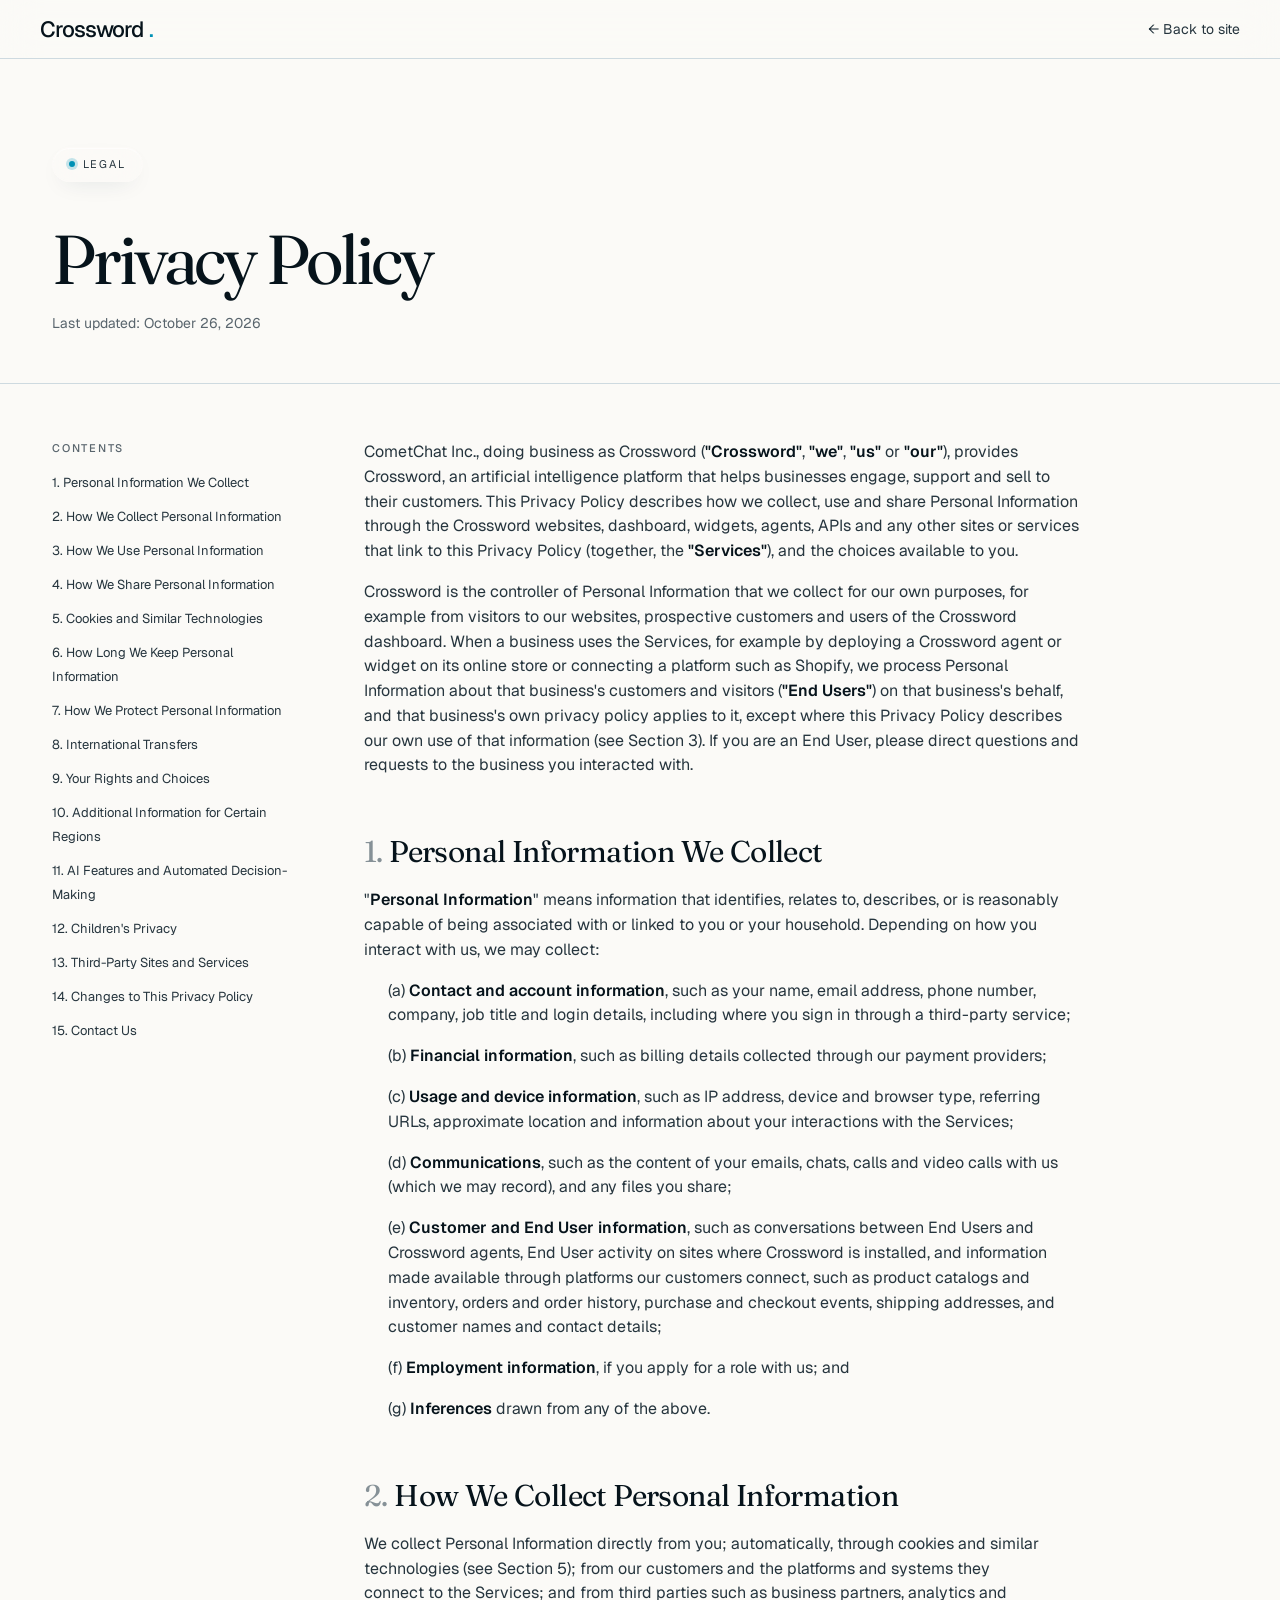
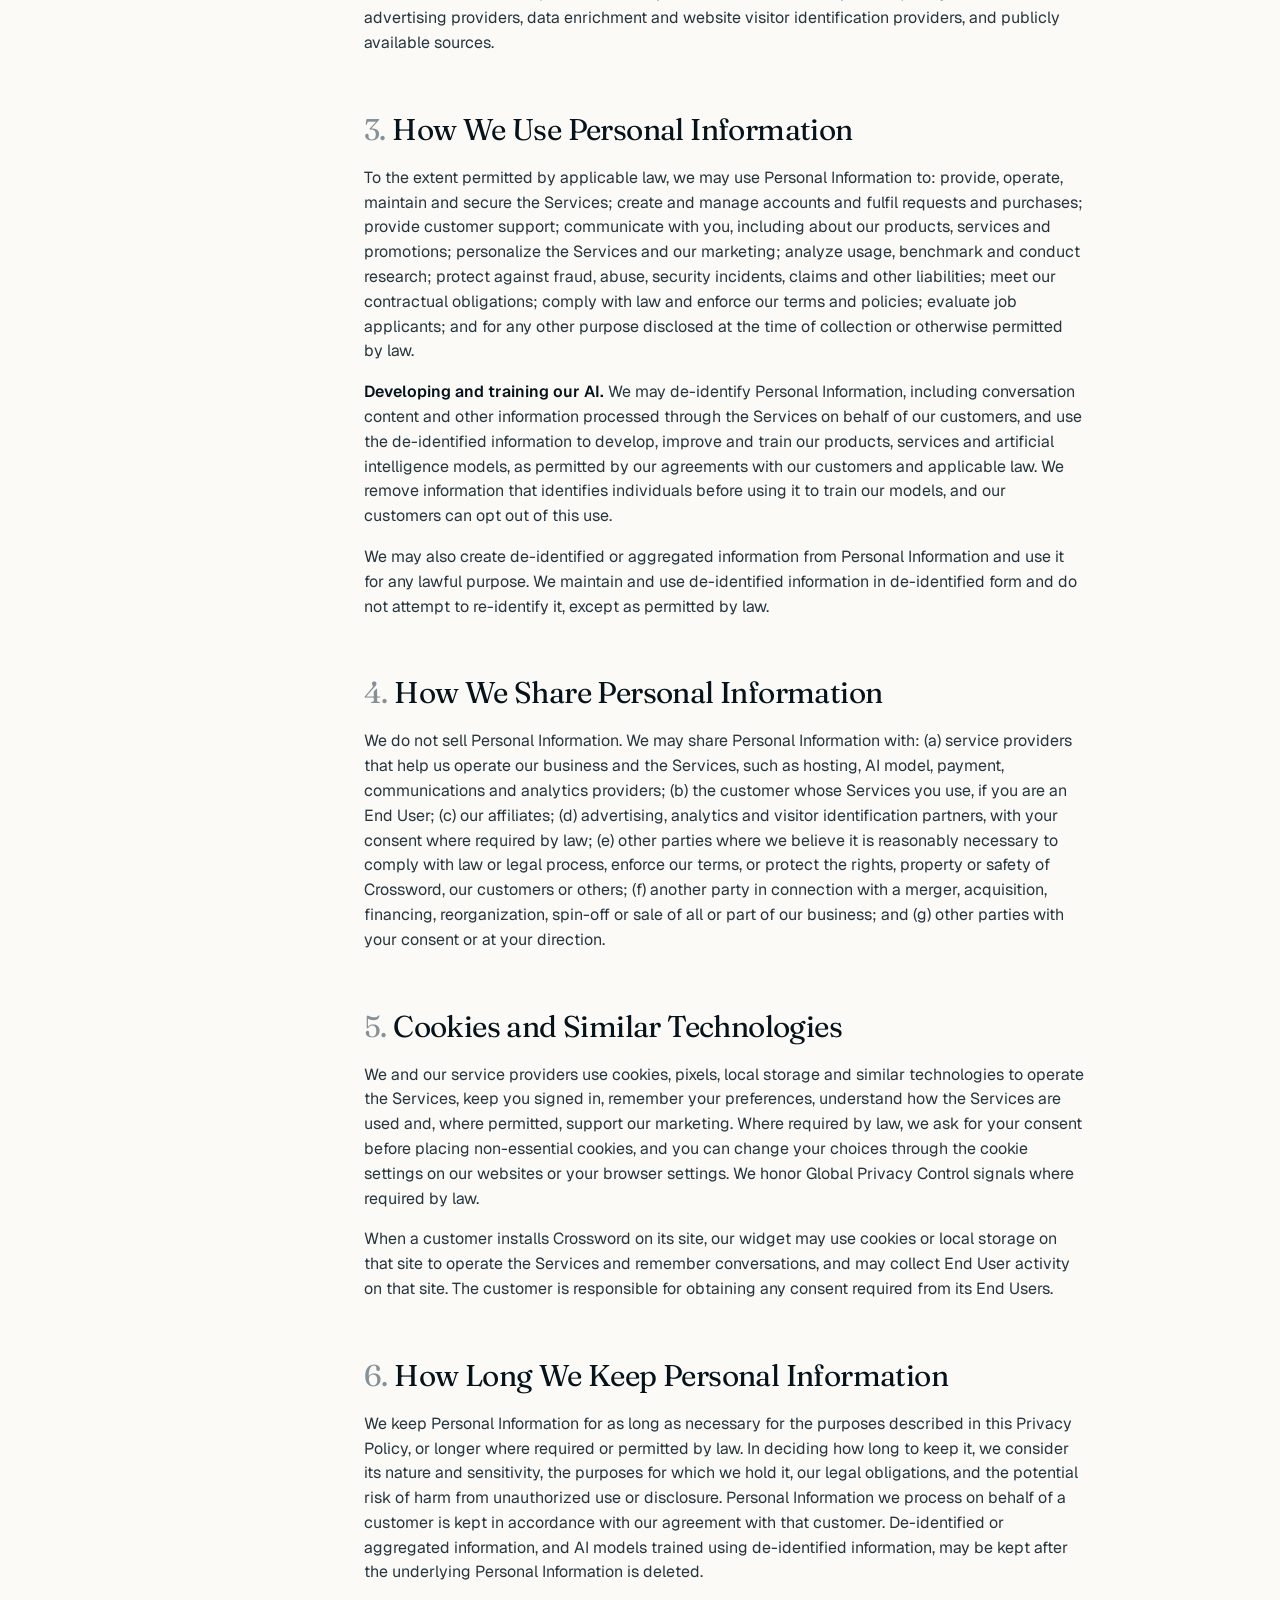
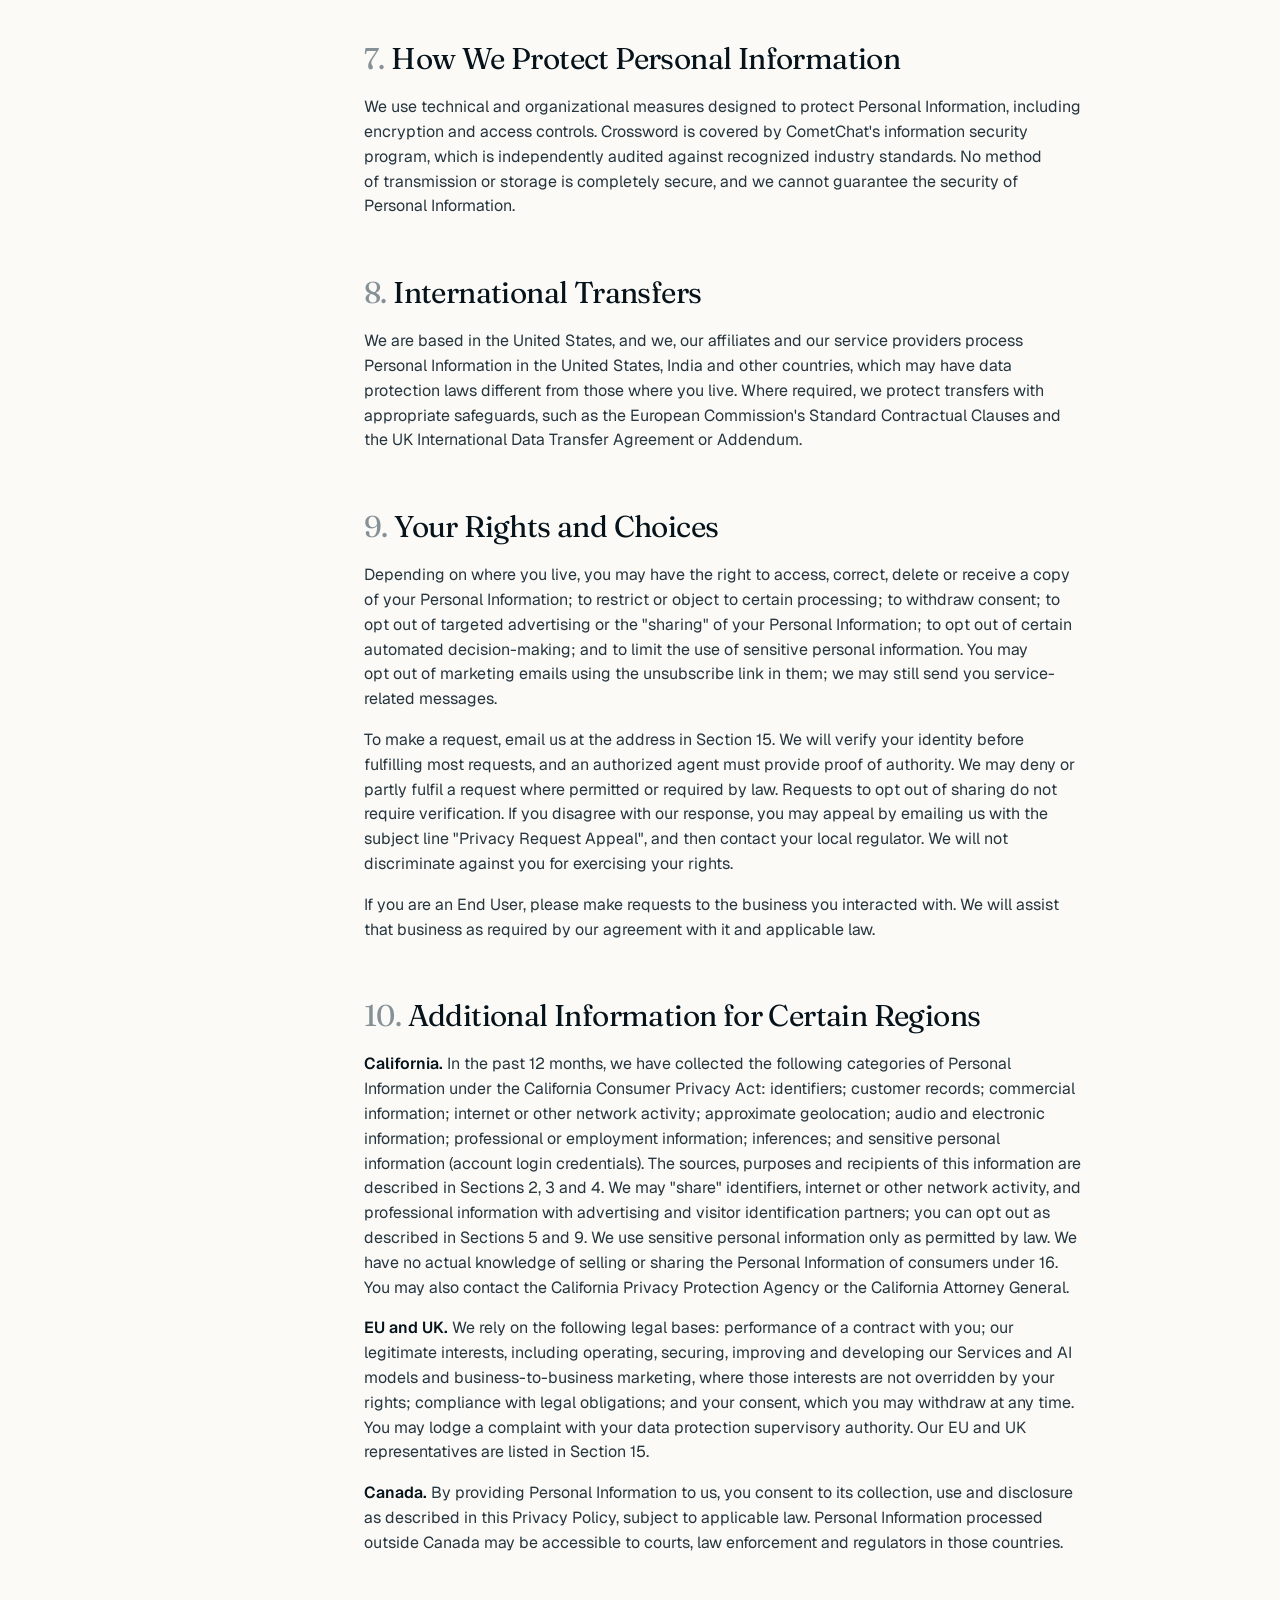
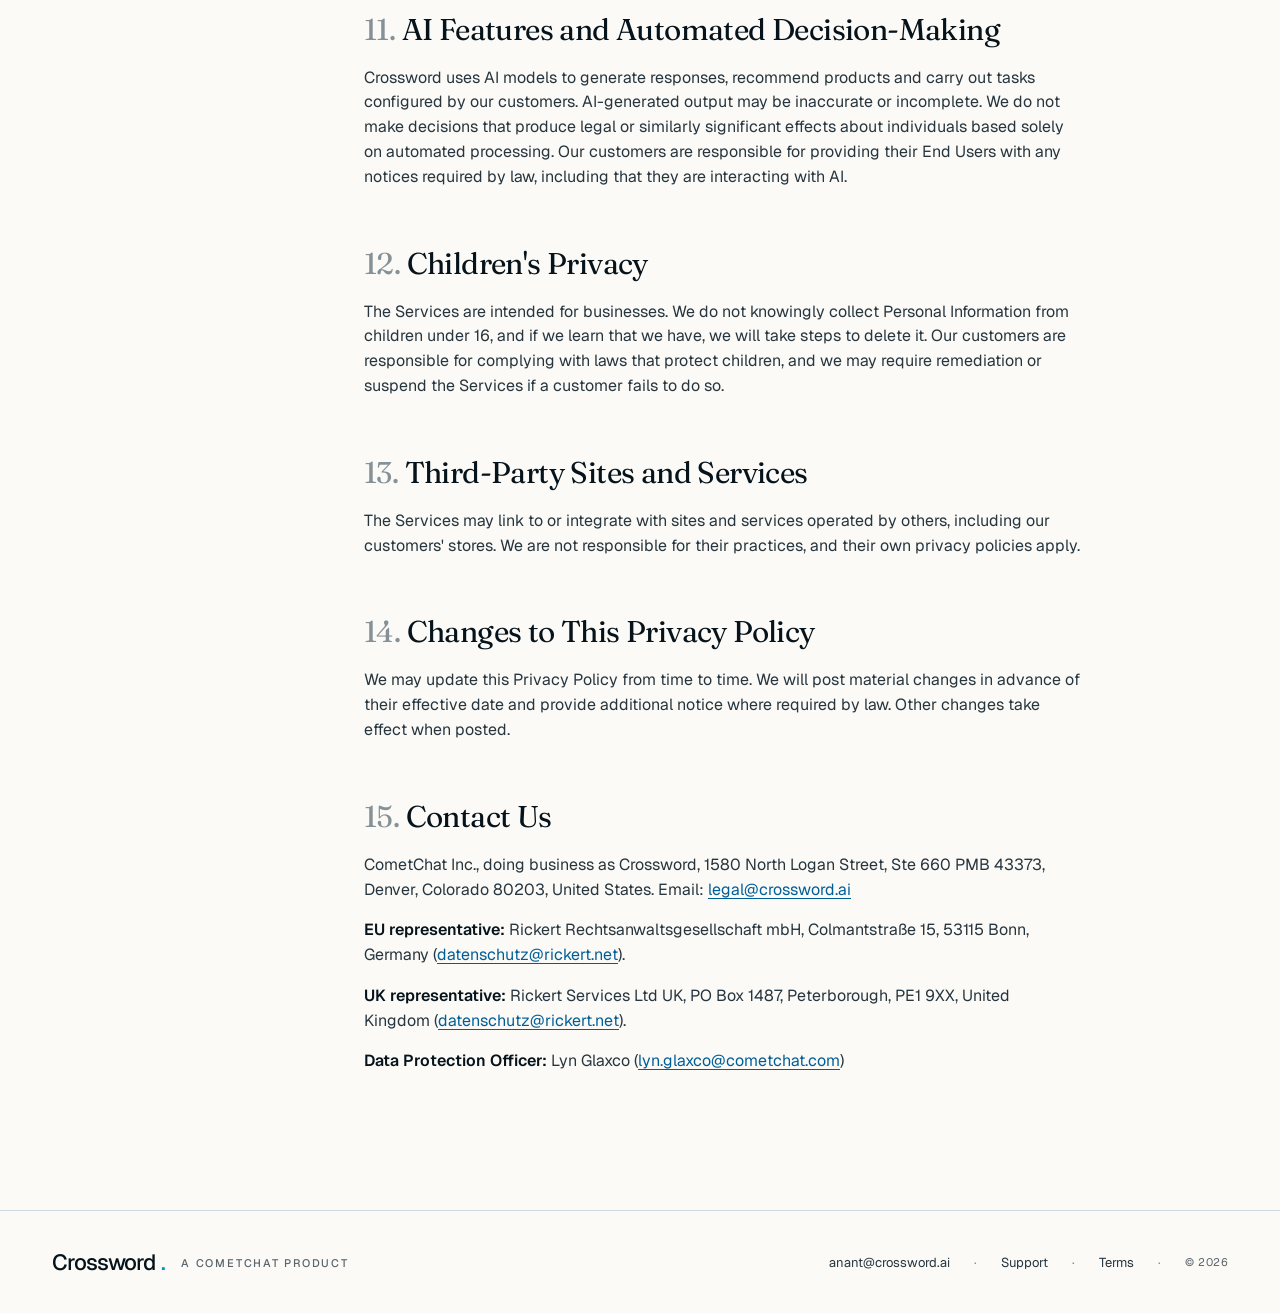
<file: privacy.html>
<!DOCTYPE html>
<html lang="en">
<head>
  <meta charset="UTF-8">
  <meta name="viewport" content="width=device-width, initial-scale=1.0">
  <title>Privacy Policy — Crossword</title>
  <meta name="description" content="How Crossword collects, uses and shares personal information.">

  <link rel="icon" type="image/png" href="assets/favicon.png?v=1">
  <link rel="apple-touch-icon" href="assets/favicon.png?v=1">

  <link rel="preconnect" href="https://fonts.googleapis.com">
  <link rel="preconnect" href="https://fonts.gstatic.com" crossorigin>
  <link rel="stylesheet" href="https://fonts.googleapis.com/css2?family=Fraunces:ital,opsz,wght@0,9..144,300..600;1,9..144,300..600&family=Geist:wght@300..700&display=swap">

  <link rel="stylesheet" href="styles.css?v=41">
  <link rel="stylesheet" href="legal.css?v=2">
</head>
<body>
  <!-- Generated from the legal team's .docx; edit the source document and regenerate rather than hand-editing clauses. -->
  <header class="legal-nav">
    <a href="./" class="logo">Crossword<em>.</em></a>
    <a href="./" class="back">← Back to site</a>
  </header>

  <main>
    <section class="legal-hero">
      <div class="container">
        <span class="eyebrow">Legal</span>
        <h1>Privacy Policy</h1>
        <p class="updated">Last updated: October 26, 2026</p>
      </div>
    </section>

    <div class="legal-layout container">
      <nav class="legal-toc" aria-label="Sections">
        <div class="legal-toc-label">Contents</div>
        <ol>
          <li><a href="#s1">1. Personal Information We Collect</a></li>
          <li><a href="#s2">2. How We Collect Personal Information</a></li>
          <li><a href="#s3">3. How We Use Personal Information</a></li>
          <li><a href="#s4">4. How We Share Personal Information</a></li>
          <li><a href="#s5">5. Cookies and Similar Technologies</a></li>
          <li><a href="#s6">6. How Long We Keep Personal Information</a></li>
          <li><a href="#s7">7. How We Protect Personal Information</a></li>
          <li><a href="#s8">8. International Transfers</a></li>
          <li><a href="#s9">9. Your Rights and Choices</a></li>
          <li><a href="#s10">10. Additional Information for Certain Regions</a></li>
          <li><a href="#s11">11. AI Features and Automated Decision-Making</a></li>
          <li><a href="#s12">12. Children&#x27;s Privacy</a></li>
          <li><a href="#s13">13. Third-Party Sites and Services</a></li>
          <li><a href="#s14">14. Changes to This Privacy Policy</a></li>
          <li><a href="#s15">15. Contact Us</a></li>
        </ol>
      </nav>

      <article class="legal-body">
        <p>CometChat Inc., doing business as Crossword (<strong>"Crossword"</strong>, <strong>"we"</strong>, <strong>"us"</strong> or <strong>"our"</strong>), provides Crossword, an artificial intelligence platform that helps businesses engage, support and sell to their customers. This Privacy Policy describes how we collect, use and share Personal Information through the Crossword websites, dashboard, widgets, agents, APIs and any other sites or services that link to this Privacy Policy (together, the <strong>"Services"</strong>), and the choices available to you.</p>
        <p>Crossword is the controller of Personal Information that we collect for our own purposes, for example from visitors to our websites, prospective customers and users of the Crossword dashboard. When a business uses the Services, for example by deploying a Crossword agent or widget on its online store or connecting a platform such as Shopify, we process Personal Information about that business's customers and visitors (<strong>"End Users"</strong>) on that business's behalf, and that business's own privacy policy applies to it, except where this Privacy Policy describes our own use of that information (see Section 3). If you are an End User, please direct questions and requests to the business you interacted with.</p>
        <h2 id="s1"><span class="num">1.</span> Personal Information We Collect</h2>
        <p>"<strong>Personal Information</strong>" means information that identifies, relates to, describes, or is reasonably capable of being associated with or linked to you or your household. Depending on how you interact with us, we may collect:</p>
        <p class="sub">(a) <strong>Contact and account information</strong>, such as your name, email address, phone number, company, job title and login details, including where you sign in through a third-party service;</p>
        <p class="sub">(b) <strong>Financial information</strong>, such as billing details collected through our payment providers;</p>
        <p class="sub">(c) <strong>Usage and device information</strong>, such as IP address, device and browser type, referring URLs, approximate location and information about your interactions with the Services;</p>
        <p class="sub">(d) <strong>Communications</strong>, such as the content of your emails, chats, calls and video calls with us (which we may record), and any files you share;</p>
        <p class="sub">(e) <strong>Customer and End User information</strong>, such as conversations between End Users and Crossword agents, End User activity on sites where Crossword is installed, and information made available through platforms our customers connect, such as product catalogs and inventory, orders and order history, purchase and checkout events, shipping addresses, and customer names and contact details;</p>
        <p class="sub">(f) <strong>Employment information</strong>, if you apply for a role with us; and</p>
        <p class="sub">(g) <strong>Inferences</strong> drawn from any of the above.</p>
        <h2 id="s2"><span class="num">2.</span> How We Collect Personal Information</h2>
        <p>We collect Personal Information directly from you; automatically, through cookies and similar technologies (see Section 5); from our customers and the platforms and systems they connect to the Services; and from third parties such as business partners, analytics and advertising providers, data enrichment and website visitor identification providers, and publicly available sources.</p>
        <h2 id="s3"><span class="num">3.</span> How We Use Personal Information</h2>
        <p>To the extent permitted by applicable law, we may use Personal Information to: provide, operate, maintain and secure the Services; create and manage accounts and fulfil requests and purchases; provide customer support; communicate with you, including about our products, services and promotions; personalize the Services and our marketing; analyze usage, benchmark and conduct research; protect against fraud, abuse, security incidents, claims and other liabilities; meet our contractual obligations; comply with law and enforce our terms and policies; evaluate job applicants; and for any other purpose disclosed at the time of collection or otherwise permitted by law.</p>
        <p><strong>Developing and training our AI.</strong> We may de-identify Personal Information, including conversation content and other information processed through the Services on behalf of our customers, and use the de-identified information to develop, improve and train our products, services and artificial intelligence models, as permitted by our agreements with our customers and applicable law. We remove information that identifies individuals before using it to train our models, and our customers can opt out of this use.</p>
        <p>We may also create de-identified or aggregated information from Personal Information and use it for any lawful purpose. We maintain and use de-identified information in de-identified form and do not attempt to re-identify it, except as permitted by law.</p>
        <h2 id="s4"><span class="num">4.</span> How We Share Personal Information</h2>
        <p>We do not sell Personal Information. We may share Personal Information with: (a) service providers that help us operate our business and the Services, such as hosting, AI model, payment, communications and analytics providers; (b) the customer whose Services you use, if you are an End User; (c) our affiliates; (d) advertising, analytics and visitor identification partners, with your consent where required by law; (e) other parties where we believe it is reasonably necessary to comply with law or legal process, enforce our terms, or protect the rights, property or safety of Crossword, our customers or others; (f) another party in connection with a merger, acquisition, financing, reorganization, spin-off or sale of all or part of our business; and (g) other parties with your consent or at your direction.</p>
        <h2 id="s5"><span class="num">5.</span> Cookies and Similar Technologies</h2>
        <p>We and our service providers use cookies, pixels, local storage and similar technologies to operate the Services, keep you signed in, remember your preferences, understand how the Services are used and, where permitted, support our marketing. Where required by law, we ask for your consent before placing non-essential cookies, and you can change your choices through the cookie settings on our websites or your browser settings. We honor Global Privacy Control signals where required by law.</p>
        <p>When a customer installs Crossword on its site, our widget may use cookies or local storage on that site to operate the Services and remember conversations, and may collect End User activity on that site. The customer is responsible for obtaining any consent required from its End Users.</p>
        <h2 id="s6"><span class="num">6.</span> How Long We Keep Personal Information</h2>
        <p>We keep Personal Information for as long as necessary for the purposes described in this Privacy Policy, or longer where required or permitted by law. In deciding how long to keep it, we consider its nature and sensitivity, the purposes for which we hold it, our legal obligations, and the potential risk of harm from unauthorized use or disclosure. Personal Information we process on behalf of a customer is kept in accordance with our agreement with that customer. De-identified or aggregated information, and AI models trained using de-identified information, may be kept after the underlying Personal Information is deleted.</p>
        <h2 id="s7"><span class="num">7.</span> How We Protect Personal Information</h2>
        <p>We use technical and organizational measures designed to protect Personal Information, including encryption and access controls. Crossword is covered by CometChat's information security program, which is independently audited against recognized industry standards. No method of transmission or storage is completely secure, and we cannot guarantee the security of Personal Information.</p>
        <h2 id="s8"><span class="num">8.</span> International Transfers</h2>
        <p>We are based in the United States, and we, our affiliates and our service providers process Personal Information in the United States, India and other countries, which may have data protection laws different from those where you live. Where required, we protect transfers with appropriate safeguards, such as the European Commission's Standard Contractual Clauses and the UK International Data Transfer Agreement or Addendum.</p>
        <h2 id="s9"><span class="num">9.</span> Your Rights and Choices</h2>
        <p>Depending on where you live, you may have the right to access, correct, delete or receive a copy of your Personal Information; to restrict or object to certain processing; to withdraw consent; to opt out of targeted advertising or the "sharing" of your Personal Information; to opt out of certain automated decision-making; and to limit the use of sensitive personal information. You may opt out of marketing emails using the unsubscribe link in them; we may still send you service-related messages.</p>
        <p>To make a request, email us at the address in Section 15. We will verify your identity before fulfilling most requests, and an authorized agent must provide proof of authority. We may deny or partly fulfil a request where permitted or required by law. Requests to opt out of sharing do not require verification. If you disagree with our response, you may appeal by emailing us with the subject line "Privacy Request Appeal", and then contact your local regulator. We will not discriminate against you for exercising your rights.</p>
        <p>If you are an End User, please make requests to the business you interacted with. We will assist that business as required by our agreement with it and applicable law.</p>
        <h2 id="s10"><span class="num">10.</span> Additional Information for Certain Regions</h2>
        <p><strong>California.</strong> In the past 12 months, we have collected the following categories of Personal Information under the California Consumer Privacy Act: identifiers; customer records; commercial information; internet or other network activity; approximate geolocation; audio and electronic information; professional or employment information; inferences; and sensitive personal information (account login credentials). The sources, purposes and recipients of this information are described in Sections 2, 3 and 4. We may "share" identifiers, internet or other network activity, and professional information with advertising and visitor identification partners; you can opt out as described in Sections 5 and 9. We use sensitive personal information only as permitted by law. We have no actual knowledge of selling or sharing the Personal Information of consumers under 16. You may also contact the California Privacy Protection Agency or the California Attorney General.</p>
        <p><strong>EU and UK.</strong> We rely on the following legal bases: performance of a contract with you; our legitimate interests, including operating, securing, improving and developing our Services and AI models and business-to-business marketing, where those interests are not overridden by your rights; compliance with legal obligations; and your consent, which you may withdraw at any time. You may lodge a complaint with your data protection supervisory authority. Our EU and UK representatives are listed in Section 15.</p>
        <p><strong>Canada.</strong> By providing Personal Information to us, you consent to its collection, use and disclosure as described in this Privacy Policy, subject to applicable law. Personal Information processed outside Canada may be accessible to courts, law enforcement and regulators in those countries.</p>
        <h2 id="s11"><span class="num">11.</span> AI Features and Automated Decision-Making</h2>
        <p>Crossword uses AI models to generate responses, recommend products and carry out tasks configured by our customers. AI-generated output may be inaccurate or incomplete. We do not make decisions that produce legal or similarly significant effects about individuals based solely on automated processing. Our customers are responsible for providing their End Users with any notices required by law, including that they are interacting with AI.</p>
        <h2 id="s12"><span class="num">12.</span> Children&#x27;s Privacy</h2>
        <p>The Services are intended for businesses. We do not knowingly collect Personal Information from children under 16, and if we learn that we have, we will take steps to delete it. Our customers are responsible for complying with laws that protect children, and we may require remediation or suspend the Services if a customer fails to do so.</p>
        <h2 id="s13"><span class="num">13.</span> Third-Party Sites and Services</h2>
        <p>The Services may link to or integrate with sites and services operated by others, including our customers' stores. We are not responsible for their practices, and their own privacy policies apply.</p>
        <h2 id="s14"><span class="num">14.</span> Changes to This Privacy Policy</h2>
        <p>We may update this Privacy Policy from time to time. We will post material changes in advance of their effective date and provide additional notice where required by law. Other changes take effect when posted.</p>
        <h2 id="s15"><span class="num">15.</span> Contact Us</h2>
        <p>CometChat Inc., doing business as Crossword, 1580 North Logan Street, Ste 660 PMB 43373, Denver, Colorado 80203, United States. Email: <a href="mailto:legal@crossword.ai">legal@crossword.ai</a></p>
        <p><strong>EU representative:</strong> Rickert Rechtsanwaltsgesellschaft mbH, Colmantstraße 15, 53115 Bonn, Germany (<a href="mailto:datenschutz@rickert.net">datenschutz@rickert.net</a>).</p>
        <p><strong>UK representative:</strong> Rickert Services Ltd UK, PO Box 1487, Peterborough, PE1 9XX, United Kingdom (<a href="mailto:datenschutz@rickert.net">datenschutz@rickert.net</a>).</p>
        <p><strong>Data Protection Officer:</strong> Lyn Glaxco (<a href="mailto:lyn.glaxco@cometchat.com">lyn.glaxco@cometchat.com</a>)</p>
      </article>
    </div>
  </main>

  <footer class="footer">
    <div class="container">
      <div class="footer-inner">
        <div style="display: flex; align-items: center; gap: 16px;">
          <a href="./" class="logo">Crossword<em>.</em></a>
          <span class="logo-sub">a CometChat product</span>
        </div>
        <div class="footer-meta">
          <a href="mailto:anant@crossword.ai">anant@crossword.ai</a>
          <span class="sep">·</span>
          <a href="support">Support</a>
          <span class="sep">·</span>
          <a href="terms">Terms</a>
          <span class="sep">·</span>
          <span class="mono" style="font-size: 11px; color: var(--ink-3);">© 2026</span>
        </div>
      </div>
    </div>
  </footer>
</body>
</html>
</file>
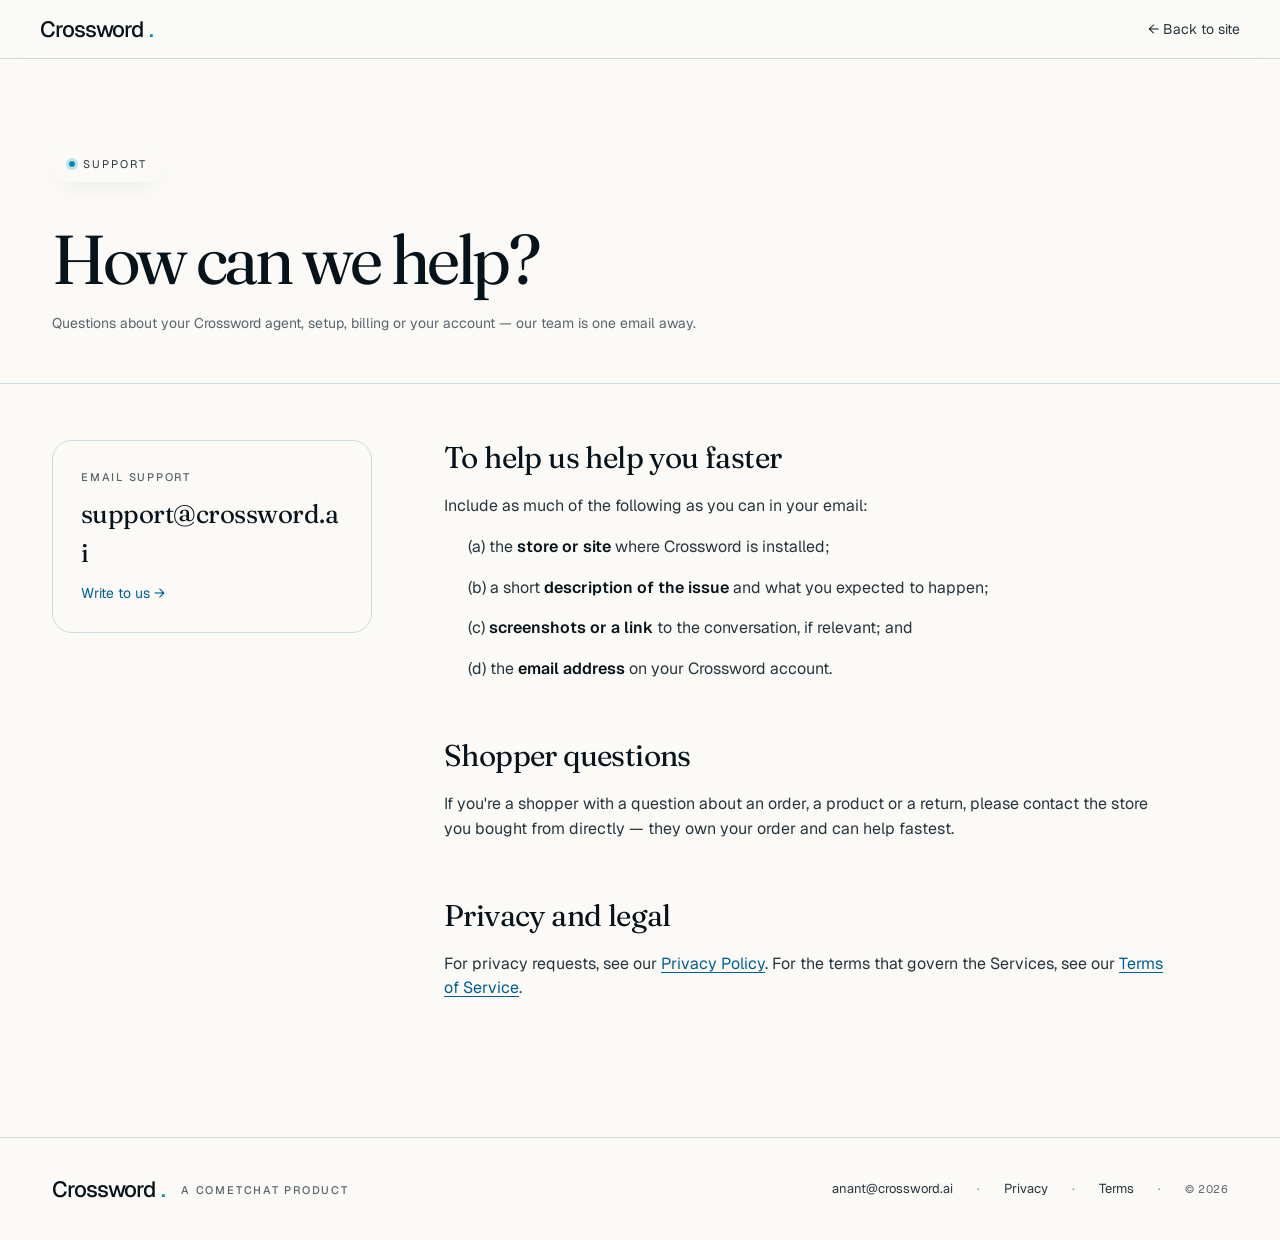
<file: support.html>
<!DOCTYPE html>
<html lang="en">
<head>
  <meta charset="UTF-8">
  <meta name="viewport" content="width=device-width, initial-scale=1.0">
  <title>Support — Crossword</title>
  <meta name="description" content="Get help with Crossword. Email support@crossword.ai.">

  <link rel="icon" type="image/png" href="assets/favicon.png?v=1">
  <link rel="apple-touch-icon" href="assets/favicon.png?v=1">

  <link rel="preconnect" href="https://fonts.googleapis.com">
  <link rel="preconnect" href="https://fonts.gstatic.com" crossorigin>
  <link rel="stylesheet" href="https://fonts.googleapis.com/css2?family=Fraunces:ital,opsz,wght@0,9..144,300..600;1,9..144,300..600&family=Geist:wght@300..700&display=swap">

  <link rel="stylesheet" href="styles.css?v=41">
  <link rel="stylesheet" href="legal.css?v=2">
</head>
<body>
  <header class="legal-nav">
    <a href="./" class="logo">Crossword<em>.</em></a>
    <a href="./" class="back">← Back to site</a>
  </header>

  <main>
    <section class="legal-hero">
      <div class="container">
        <span class="eyebrow">Support</span>
        <h1>How can we help?</h1>
        <p class="updated">Questions about your Crossword agent, setup, billing or your account — our team is one email away.</p>
      </div>
    </section>

    <div class="support-layout container">
      <a class="support-card" href="mailto:support@crossword.ai">
        <span class="support-card-label">Email support</span>
        <span class="support-card-email">support@crossword.ai</span>
        <span class="support-card-cta">Write to us →</span>
      </a>

      <article class="legal-body">
        <h2>To help us help you faster</h2>
        <p>Include as much of the following as you can in your email:</p>
        <p class="sub">(a) the <strong>store or site</strong> where Crossword is installed;</p>
        <p class="sub">(b) a short <strong>description of the issue</strong> and what you expected to happen;</p>
        <p class="sub">(c) <strong>screenshots or a link</strong> to the conversation, if relevant; and</p>
        <p class="sub">(d) the <strong>email address</strong> on your Crossword account.</p>

        <h2>Shopper questions</h2>
        <p>If you're a shopper with a question about an order, a product or a return, please contact the store you bought from directly — they own your order and can help fastest.</p>

        <h2>Privacy and legal</h2>
        <p>For privacy requests, see our <a href="privacy">Privacy Policy</a>. For the terms that govern the Services, see our <a href="terms">Terms of Service</a>.</p>
      </article>
    </div>
  </main>

  <footer class="footer">
    <div class="container">
      <div class="footer-inner">
        <div style="display: flex; align-items: center; gap: 16px;">
          <a href="./" class="logo">Crossword<em>.</em></a>
          <span class="logo-sub">a CometChat product</span>
        </div>
        <div class="footer-meta">
          <a href="mailto:anant@crossword.ai">anant@crossword.ai</a>
          <span class="sep">·</span>
          <a href="privacy">Privacy</a>
          <span class="sep">·</span>
          <a href="terms">Terms</a>
          <span class="sep">·</span>
          <span class="mono" style="font-size: 11px; color: var(--ink-3);">© 2026</span>
        </div>
      </div>
    </div>
  </footer>
</body>
</html>
</file>
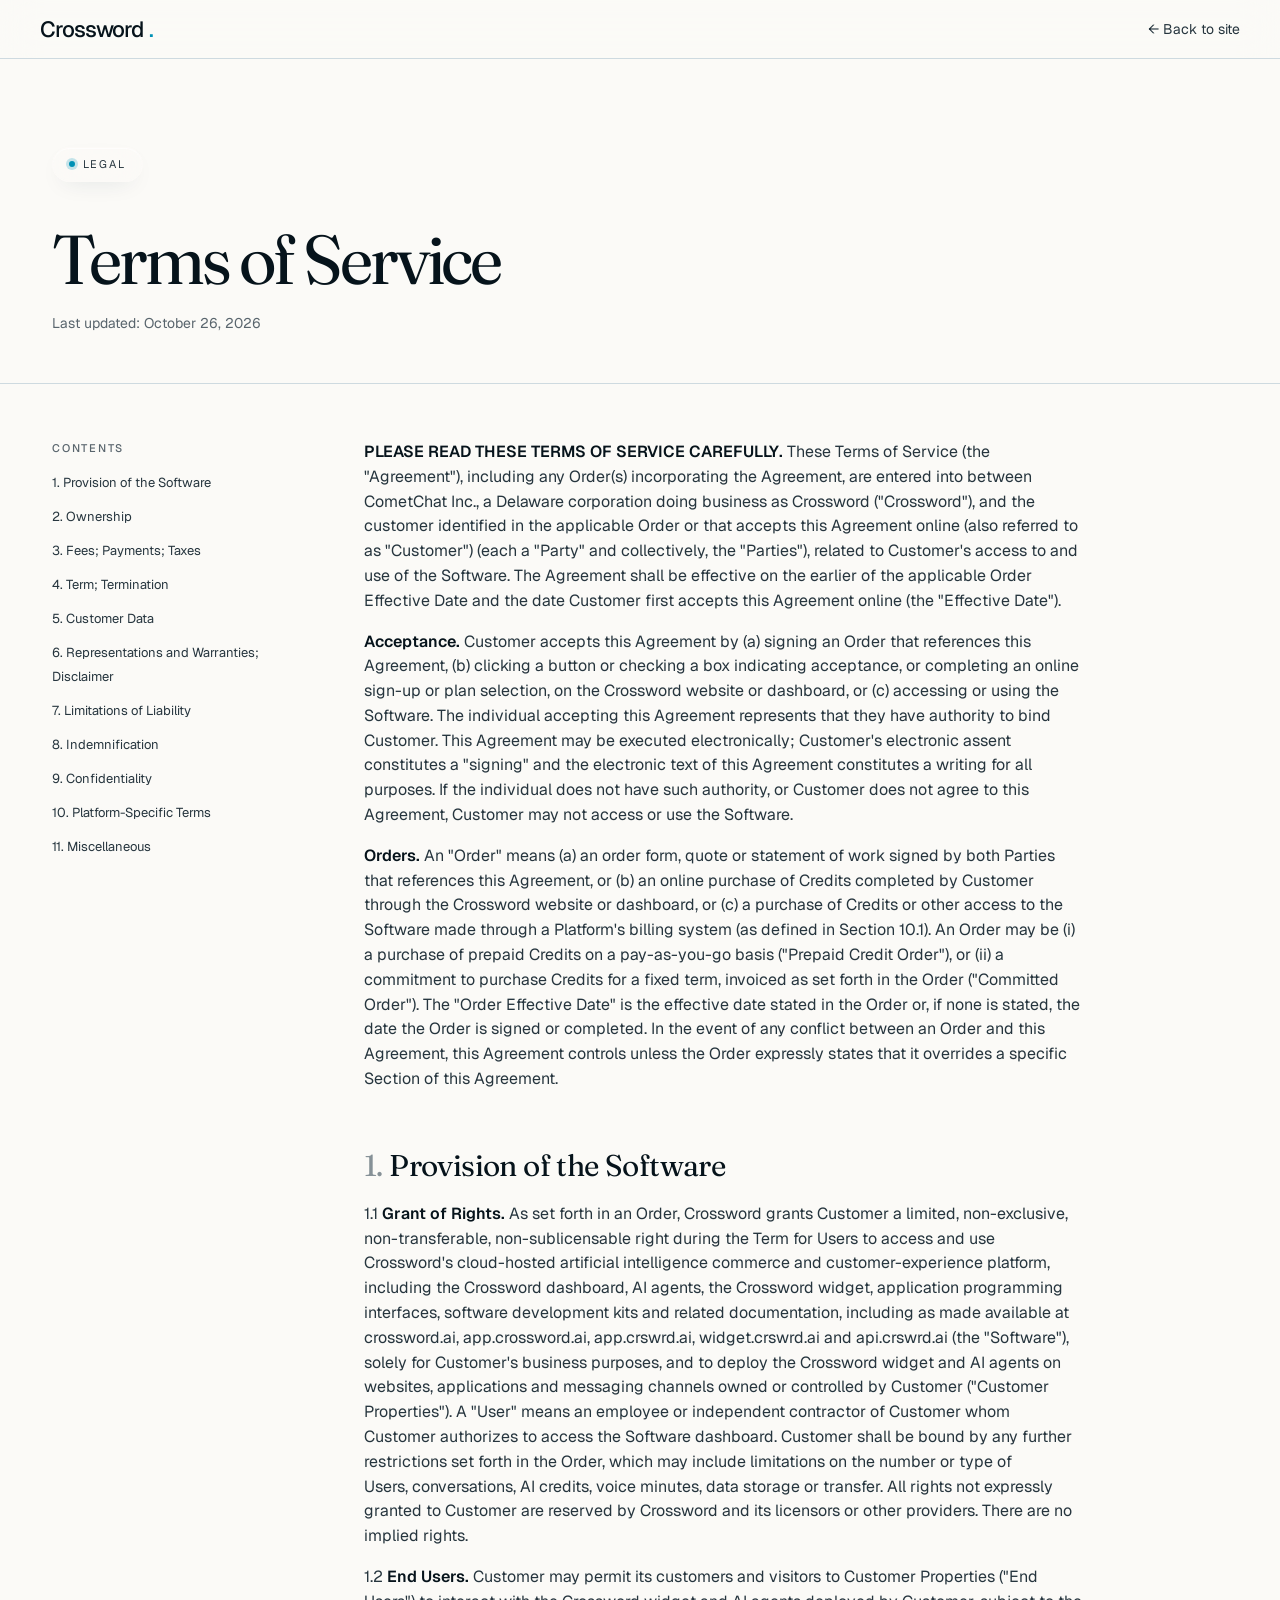
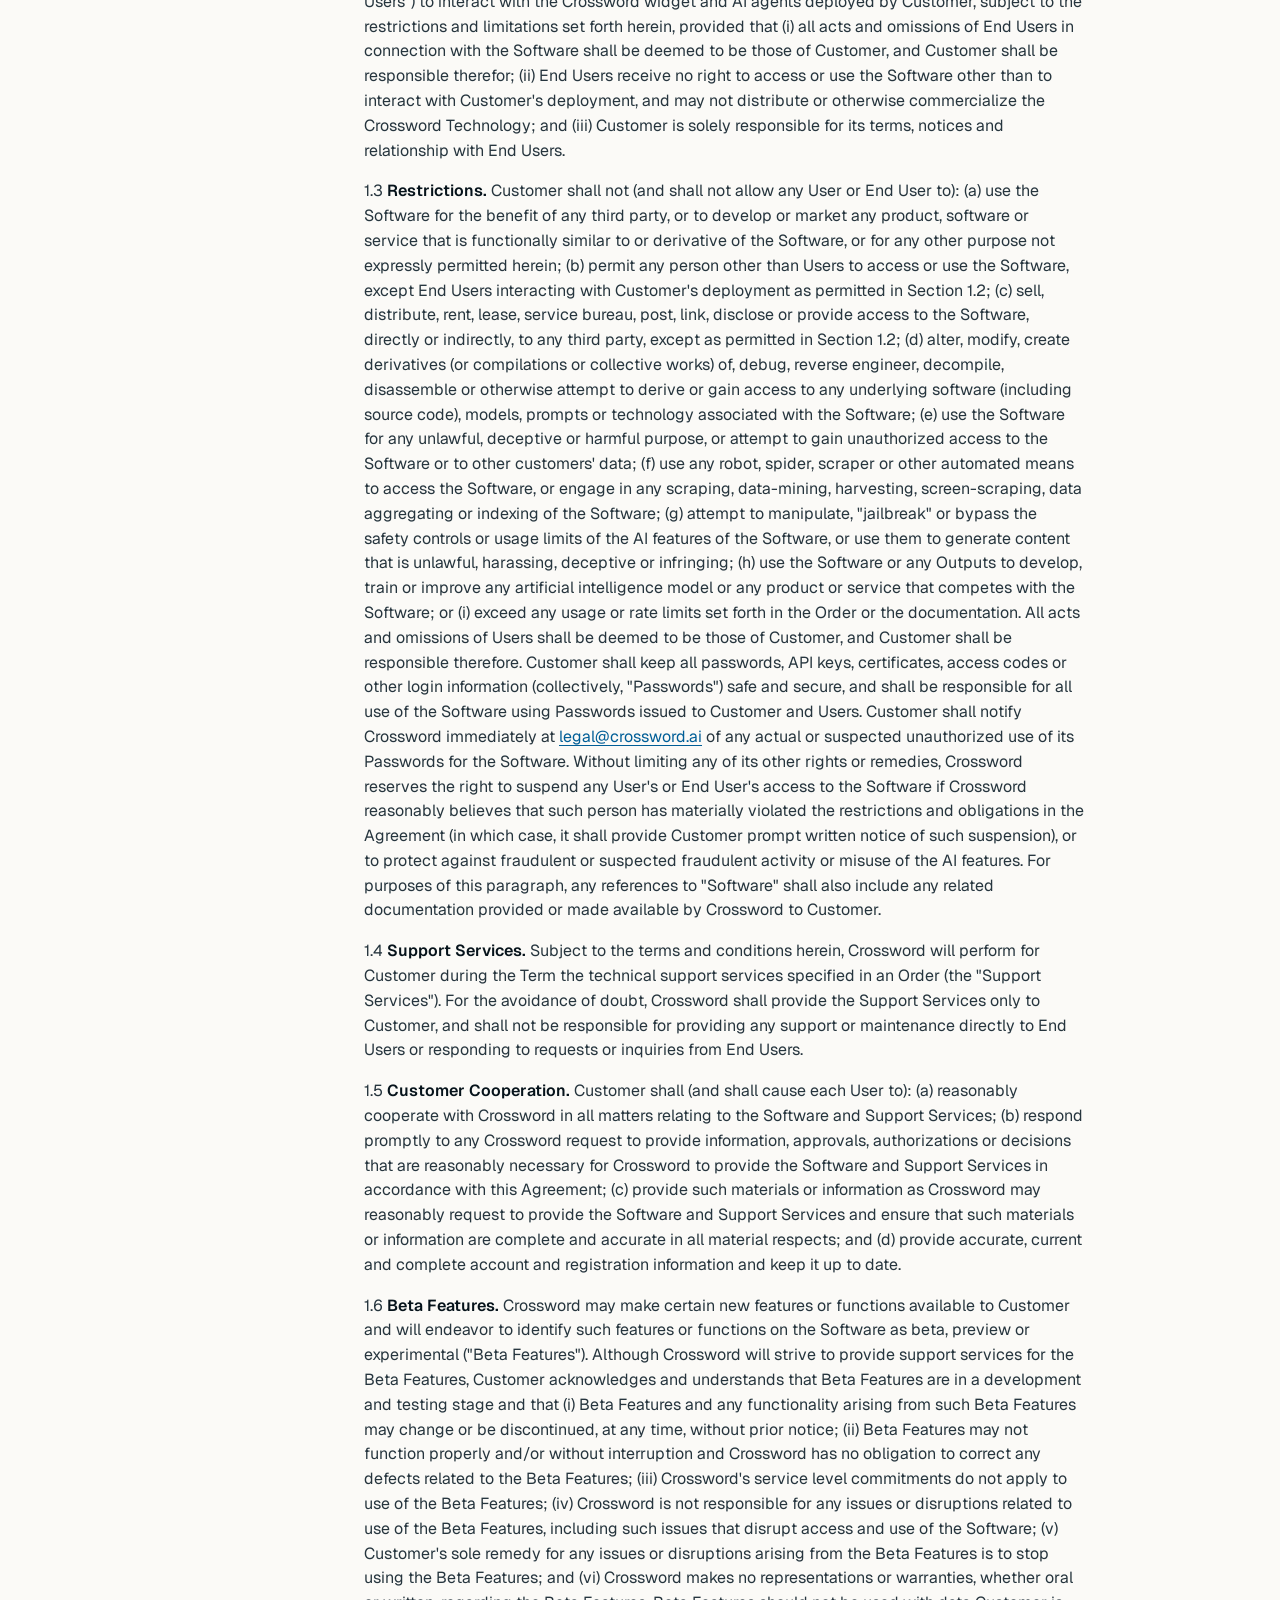
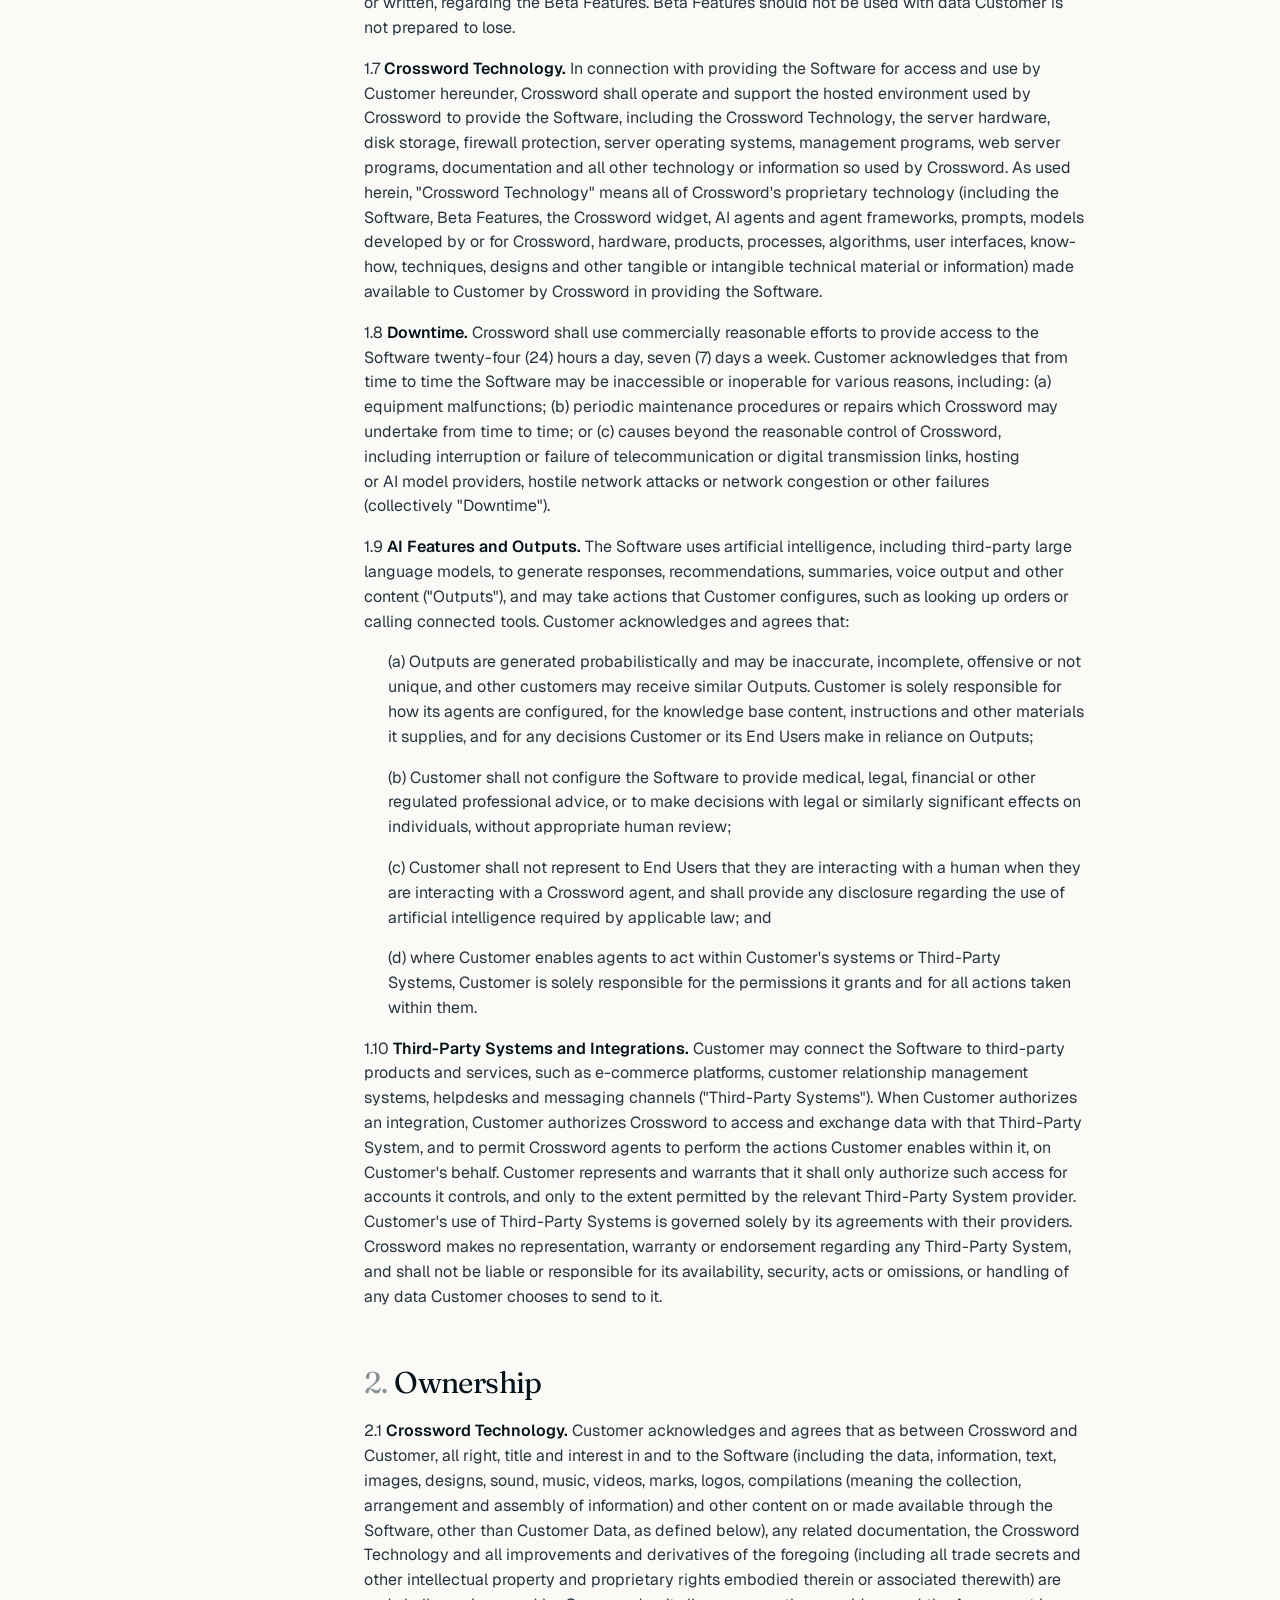
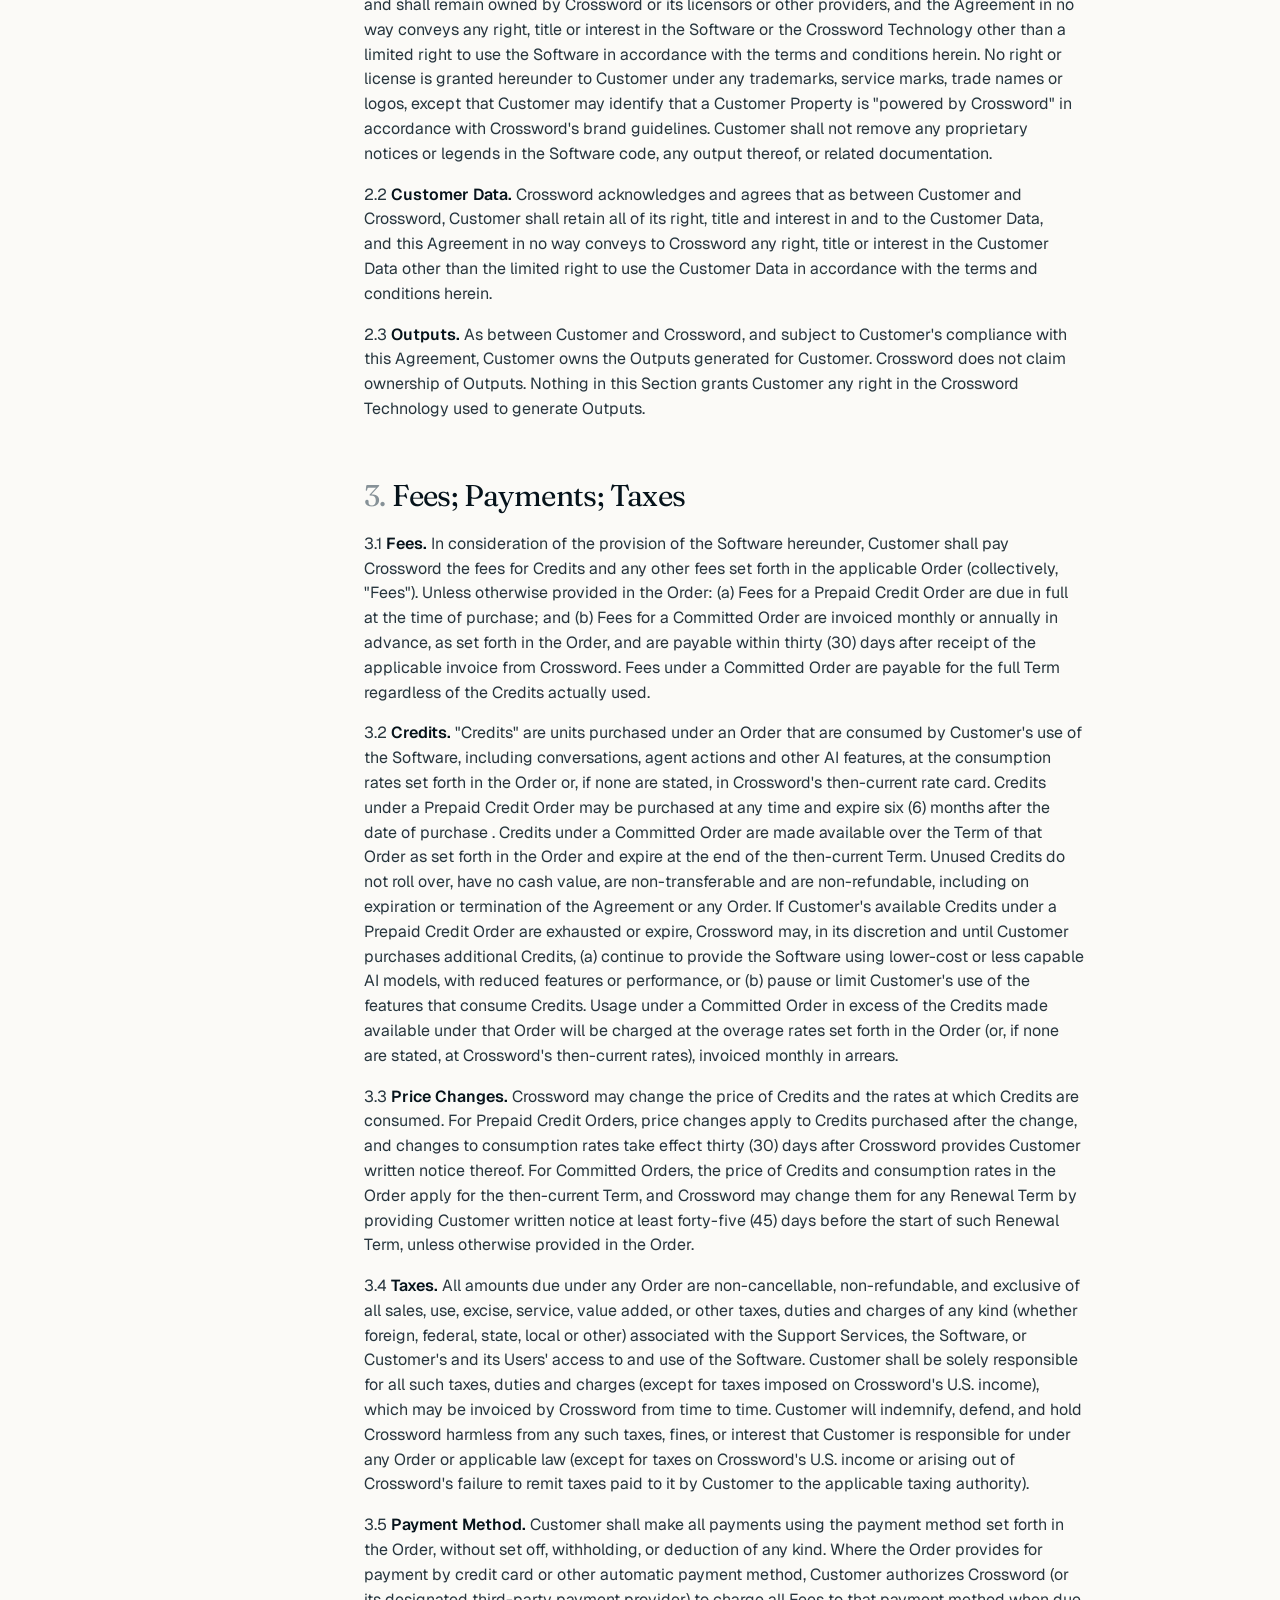
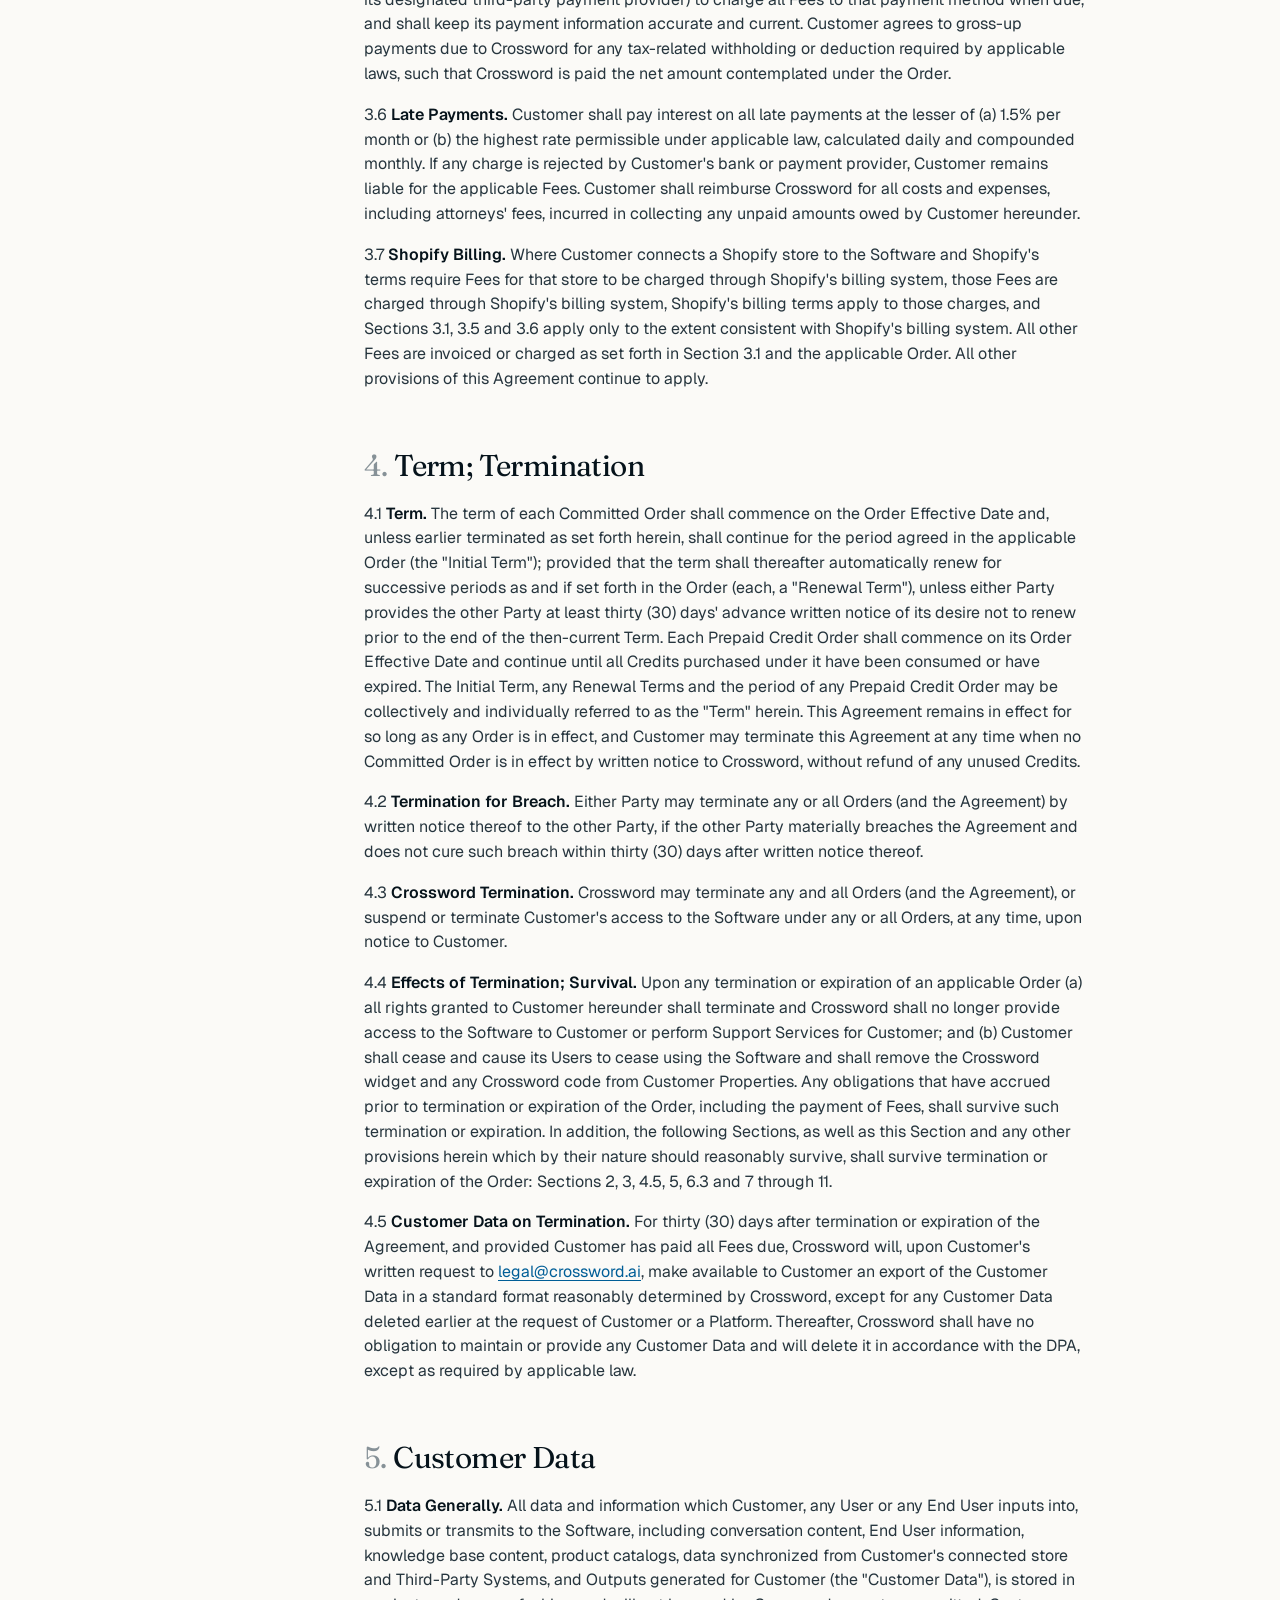
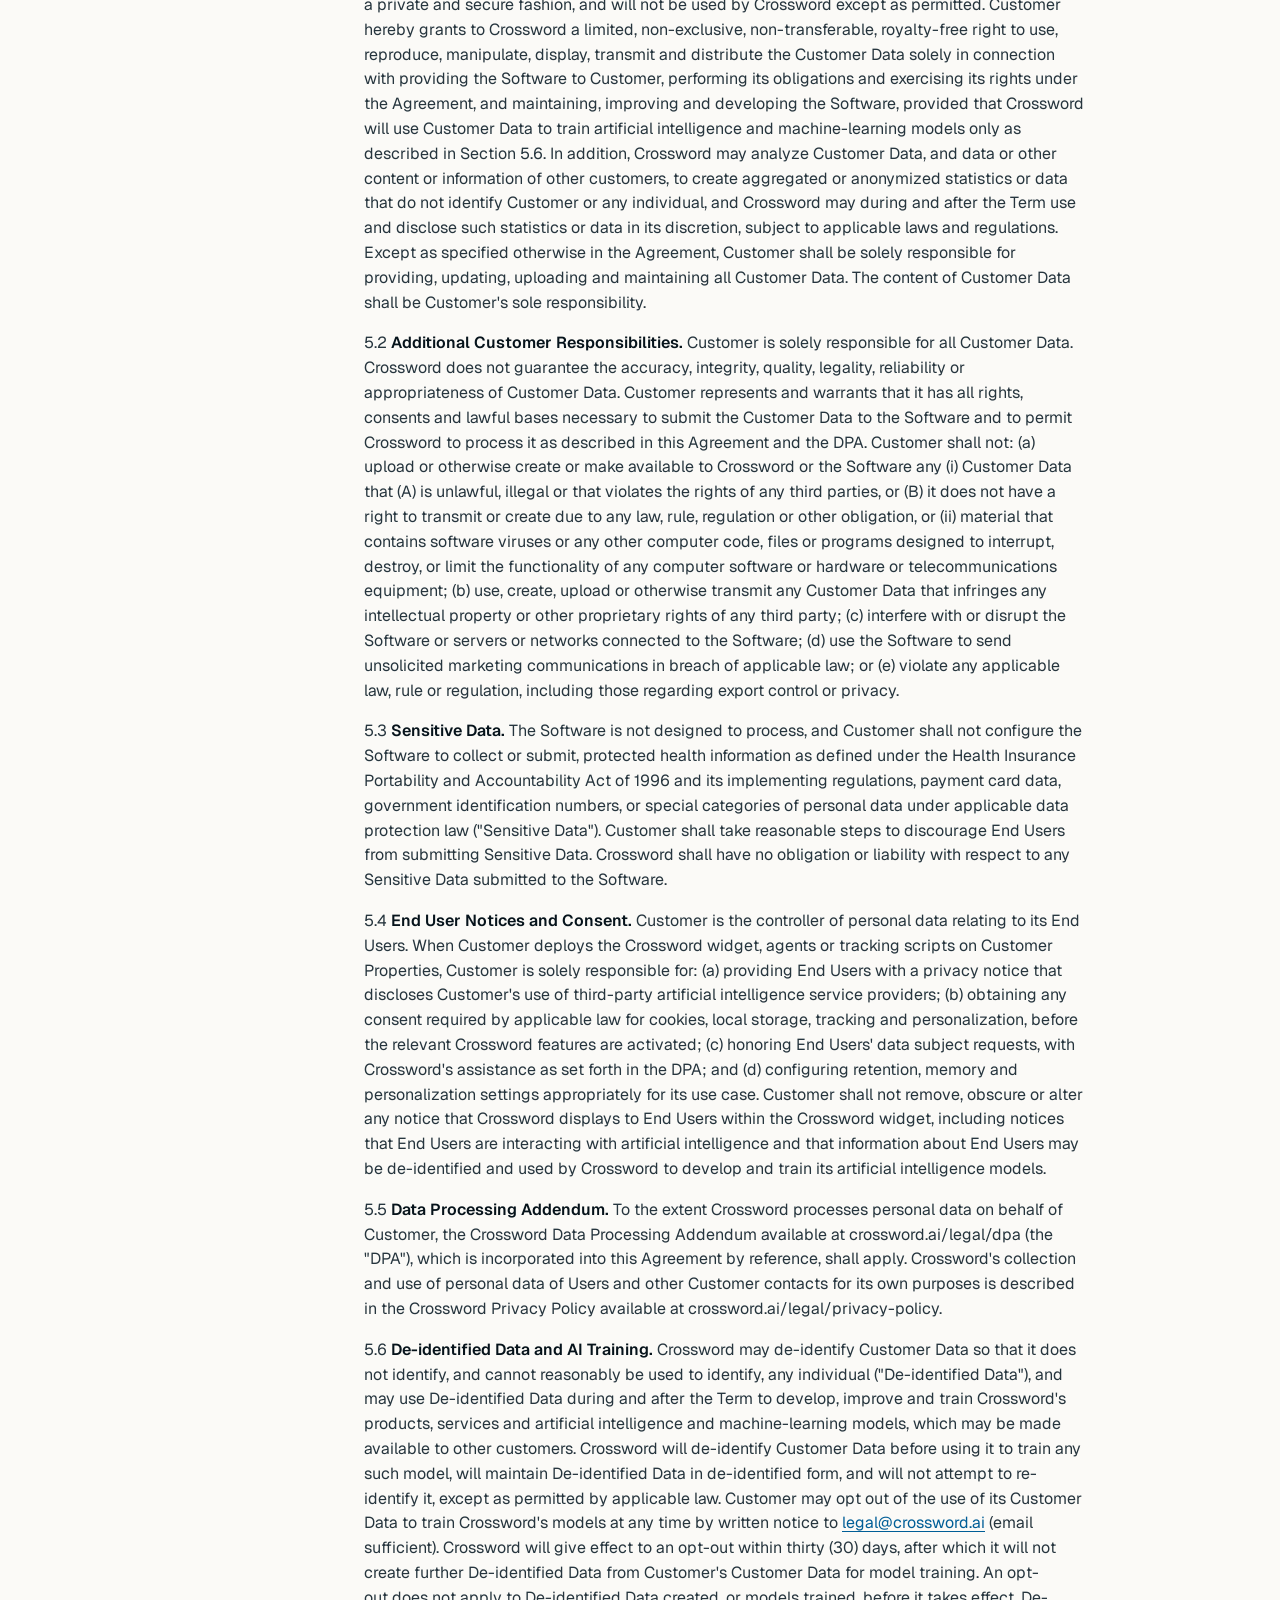
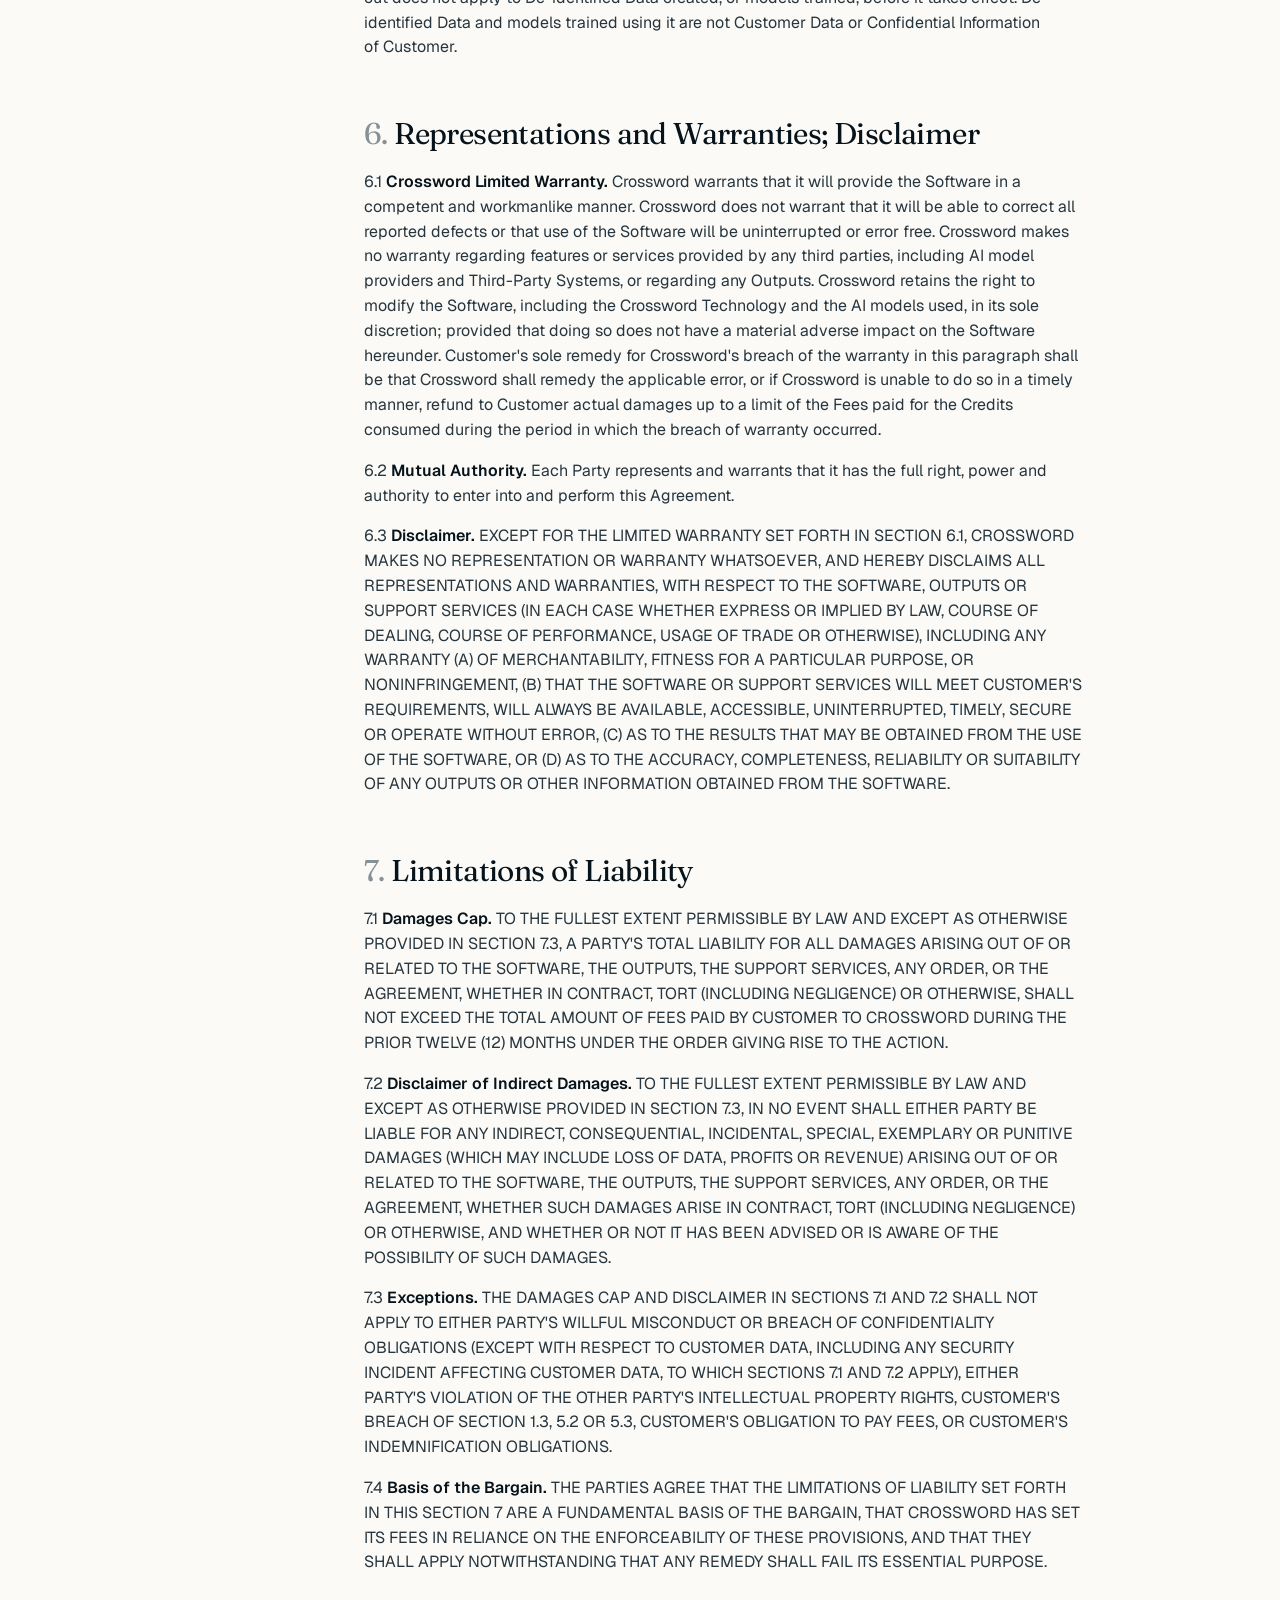
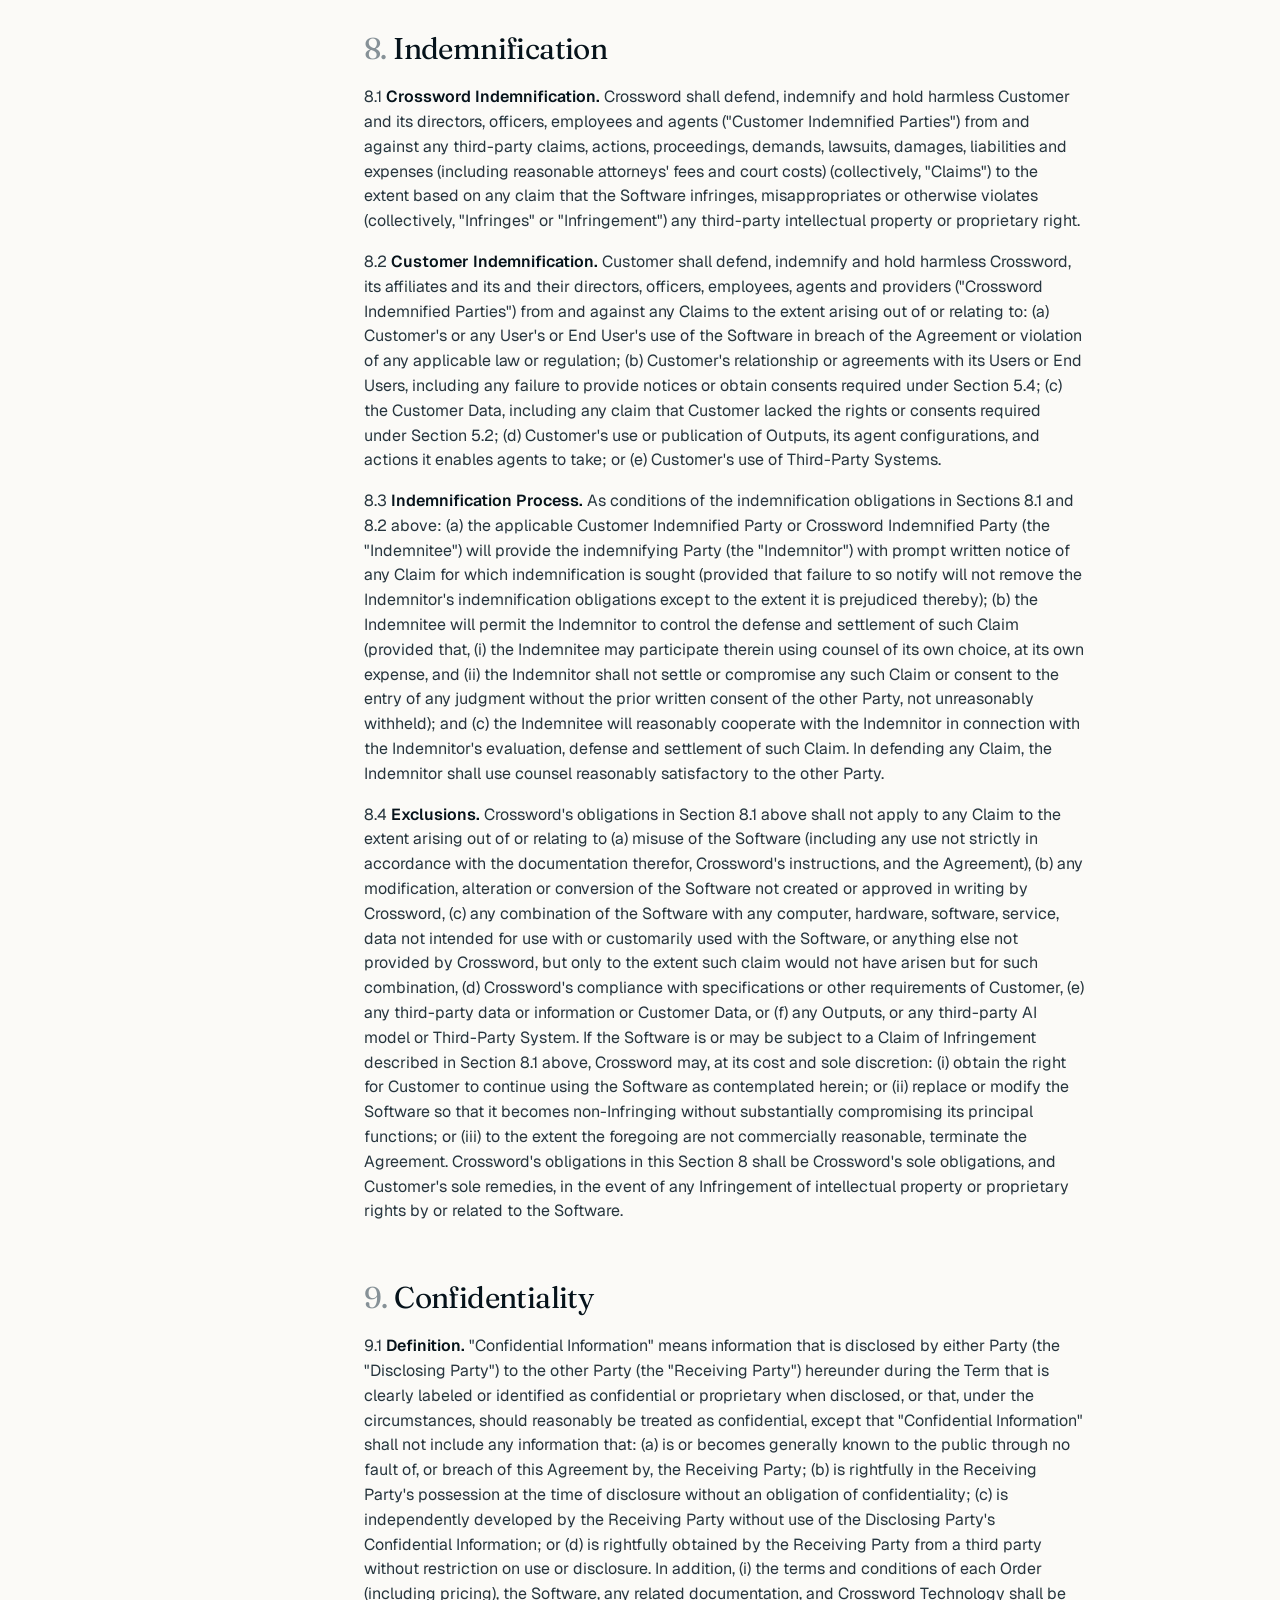
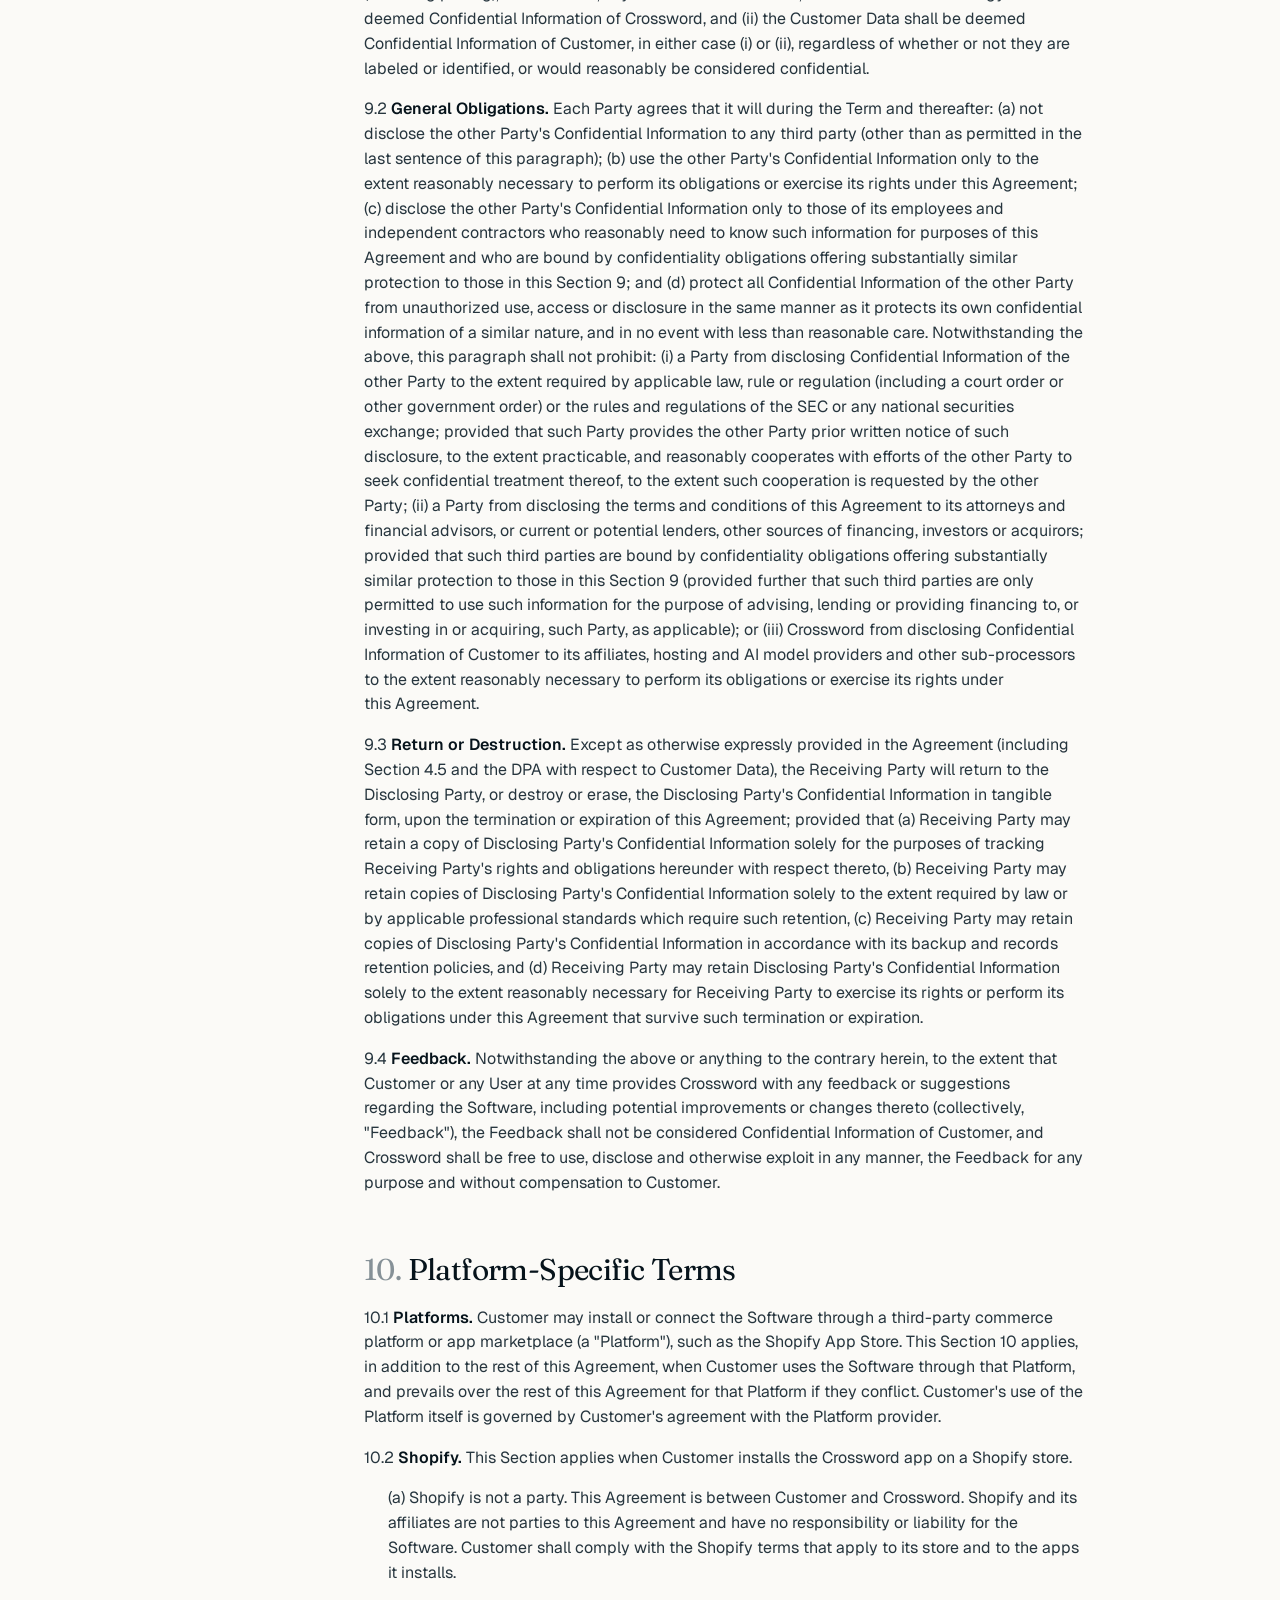
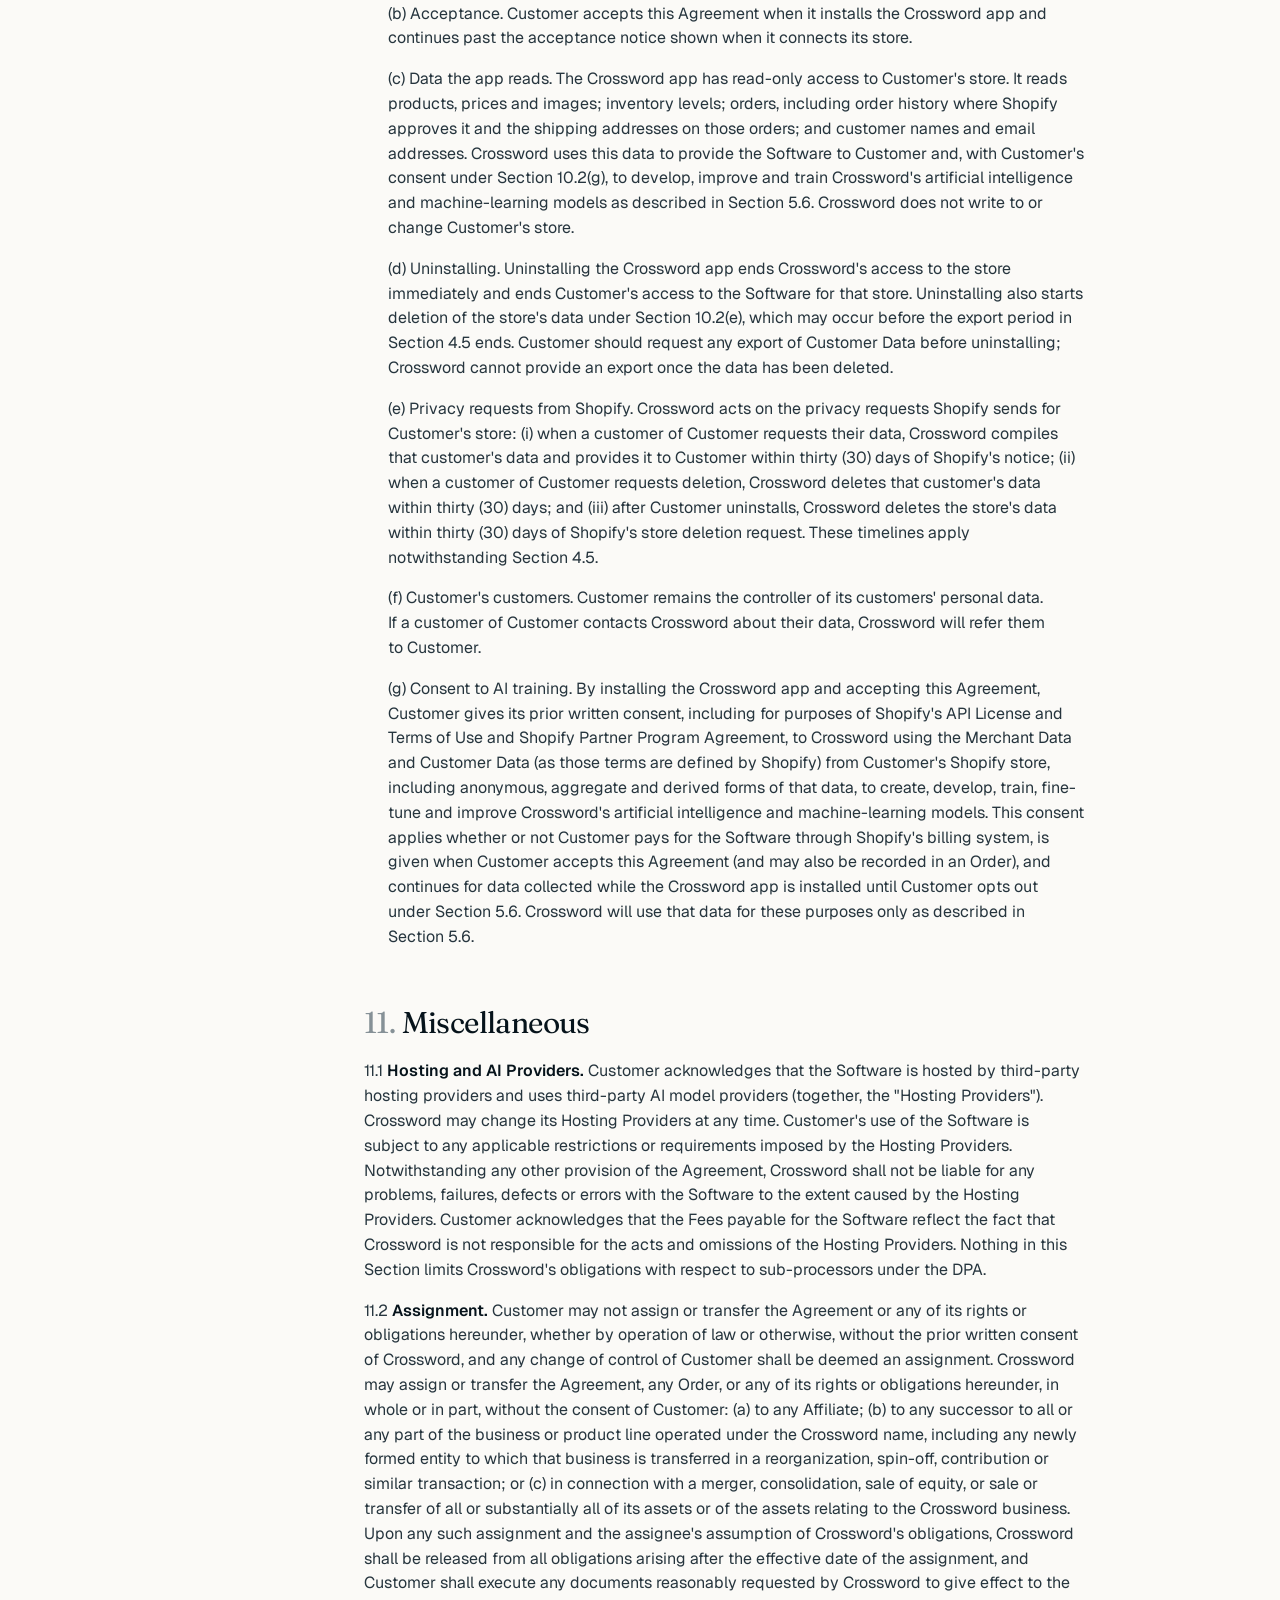
<file: terms.html>
<!DOCTYPE html>
<html lang="en">
<head>
  <meta charset="UTF-8">
  <meta name="viewport" content="width=device-width, initial-scale=1.0">
  <title>Terms of Service — Crossword</title>
  <meta name="description" content="The terms that govern access to and use of Crossword.">

  <link rel="icon" type="image/png" href="assets/favicon.png?v=1">
  <link rel="apple-touch-icon" href="assets/favicon.png?v=1">

  <link rel="preconnect" href="https://fonts.googleapis.com">
  <link rel="preconnect" href="https://fonts.gstatic.com" crossorigin>
  <link rel="stylesheet" href="https://fonts.googleapis.com/css2?family=Fraunces:ital,opsz,wght@0,9..144,300..600;1,9..144,300..600&family=Geist:wght@300..700&display=swap">

  <link rel="stylesheet" href="styles.css?v=41">
  <link rel="stylesheet" href="legal.css?v=2">
</head>
<body>
  <!-- Generated from the legal team's .docx; edit the source document and regenerate rather than hand-editing clauses. -->
  <header class="legal-nav">
    <a href="./" class="logo">Crossword<em>.</em></a>
    <a href="./" class="back">← Back to site</a>
  </header>

  <main>
    <section class="legal-hero">
      <div class="container">
        <span class="eyebrow">Legal</span>
        <h1>Terms of Service</h1>
        <p class="updated">Last updated: October 26, 2026</p>
      </div>
    </section>

    <div class="legal-layout container">
      <nav class="legal-toc" aria-label="Sections">
        <div class="legal-toc-label">Contents</div>
        <ol>
          <li><a href="#s1">1. Provision of the Software</a></li>
          <li><a href="#s2">2. Ownership</a></li>
          <li><a href="#s3">3. Fees; Payments; Taxes</a></li>
          <li><a href="#s4">4. Term; Termination</a></li>
          <li><a href="#s5">5. Customer Data</a></li>
          <li><a href="#s6">6. Representations and Warranties; Disclaimer</a></li>
          <li><a href="#s7">7. Limitations of Liability</a></li>
          <li><a href="#s8">8. Indemnification</a></li>
          <li><a href="#s9">9. Confidentiality</a></li>
          <li><a href="#s10">10. Platform-Specific Terms</a></li>
          <li><a href="#s11">11. Miscellaneous</a></li>
        </ol>
      </nav>

      <article class="legal-body">
        <p><strong>PLEASE READ THESE TERMS OF SERVICE CAREFULLY. </strong>These Terms of Service (the "Agreement"), including any Order(s) incorporating the Agreement, are entered into between CometChat Inc., a Delaware corporation doing business as Crossword ("Crossword"), and the customer identified in the applicable Order or that accepts this Agreement online (also referred to as "Customer") (each a "Party" and collectively, the "Parties"), related to Customer's access to and use of the Software. The Agreement shall be effective on the earlier of the applicable Order Effective Date and the date Customer first accepts this Agreement online (the "Effective Date").</p>
        <p><strong>Acceptance. </strong>Customer accepts this Agreement by (a) signing an Order that references this Agreement, (b) clicking a button or checking a box indicating acceptance, or completing an online sign-up or plan selection, on the Crossword website or dashboard, or (c) accessing or using the Software. The individual accepting this Agreement represents that they have authority to bind Customer. This Agreement may be executed electronically; Customer's electronic assent constitutes a "signing" and the electronic text of this Agreement constitutes a writing for all purposes. If the individual does not have such authority, or Customer does not agree to this Agreement, Customer may not access or use the Software.</p>
        <p><strong>Orders. </strong>An "Order" means (a) an order form, quote or statement of work signed by both Parties that references this Agreement, or (b) an online purchase of Credits completed by Customer through the Crossword website or dashboard, or (c) a purchase of Credits or other access to the Software made through a Platform's billing system (as defined in Section 10.1). An Order may be (i) a purchase of prepaid Credits on a pay-as-you-go basis ("Prepaid Credit Order"), or (ii) a commitment to purchase Credits for a fixed term, invoiced as set forth in the Order ("Committed Order"). The "Order Effective Date" is the effective date stated in the Order or, if none is stated, the date the Order is signed or completed. In the event of any conflict between an Order and this Agreement, this Agreement controls unless the Order expressly states that it overrides a specific Section of this Agreement.</p>
        <h2 id="s1"><span class="num">1.</span> Provision of the Software</h2>
        <p>1.1 <strong>Grant of Rights. </strong>As set forth in an Order, Crossword grants Customer a limited, non-exclusive, non-transferable, non-sublicensable right during the Term for Users to access and use Crossword's cloud-hosted artificial intelligence commerce and customer-experience platform, including the Crossword dashboard, AI agents, the Crossword widget, application programming interfaces, software development kits and related documentation, including as made available at crossword.ai, app.crossword.ai, app.crswrd.ai, widget.crswrd.ai and api.crswrd.ai (the "Software"), solely for Customer's business purposes, and to deploy the Crossword widget and AI agents on websites, applications and messaging channels owned or controlled by Customer ("Customer Properties"). A "User" means an employee or independent contractor of Customer whom Customer authorizes to access the Software dashboard. Customer shall be bound by any further restrictions set forth in the Order, which may include limitations on the number or type of Users, conversations, AI credits, voice minutes, data storage or transfer. All rights not expressly granted to Customer are reserved by Crossword and its licensors or other providers. There are no implied rights.</p>
        <p>1.2 <strong>End Users. </strong>Customer may permit its customers and visitors to Customer Properties ("End Users") to interact with the Crossword widget and AI agents deployed by Customer, subject to the restrictions and limitations set forth herein, provided that (i) all acts and omissions of End Users in connection with the Software shall be deemed to be those of Customer, and Customer shall be responsible therefor; (ii) End Users receive no right to access or use the Software other than to interact with Customer's deployment, and may not distribute or otherwise commercialize the Crossword Technology; and (iii) Customer is solely responsible for its terms, notices and relationship with End Users.</p>
        <p>1.3 <strong>Restrictions. </strong>Customer shall not (and shall not allow any User or End User to): (a) use the Software for the benefit of any third party, or to develop or market any product, software or service that is functionally similar to or derivative of the Software, or for any other purpose not expressly permitted herein; (b) permit any person other than Users to access or use the Software, except End Users interacting with Customer's deployment as permitted in Section 1.2; (c) sell, distribute, rent, lease, service bureau, post, link, disclose or provide access to the Software, directly or indirectly, to any third party, except as permitted in Section 1.2; (d) alter, modify, create derivatives (or compilations or collective works) of, debug, reverse engineer, decompile, disassemble or otherwise attempt to derive or gain access to any underlying software (including source code), models, prompts or technology associated with the Software; (e) use the Software for any unlawful, deceptive or harmful purpose, or attempt to gain unauthorized access to the Software or to other customers' data; (f) use any robot, spider, scraper or other automated means to access the Software, or engage in any scraping, data-mining, harvesting, screen-scraping, data aggregating or indexing of the Software; (g) attempt to manipulate, "jailbreak" or bypass the safety controls or usage limits of the AI features of the Software, or use them to generate content that is unlawful, harassing, deceptive or infringing; (h) use the Software or any Outputs to develop, train or improve any artificial intelligence model or any product or service that competes with the Software; or (i) exceed any usage or rate limits set forth in the Order or the documentation. All acts and omissions of Users shall be deemed to be those of Customer, and Customer shall be responsible therefore. Customer shall keep all passwords, API keys, certificates, access codes or other login information (collectively, "Passwords") safe and secure, and shall be responsible for all use of the Software using Passwords issued to Customer and Users. Customer shall notify Crossword immediately at <a href="mailto:legal@crossword.ai">legal@crossword.ai</a> of any actual or suspected unauthorized use of its Passwords for the Software. Without limiting any of its other rights or remedies, Crossword reserves the right to suspend any User's or End User's access to the Software if Crossword reasonably believes that such person has materially violated the restrictions and obligations in the Agreement (in which case, it shall provide Customer prompt written notice of such suspension), or to protect against fraudulent or suspected fraudulent activity or misuse of the AI features. For purposes of this paragraph, any references to "Software" shall also include any related documentation provided or made available by Crossword to Customer.</p>
        <p>1.4 <strong>Support Services. </strong>Subject to the terms and conditions herein, Crossword will perform for Customer during the Term the technical support services specified in an Order (the "Support Services"). For the avoidance of doubt, Crossword shall provide the Support Services only to Customer, and shall not be responsible for providing any support or maintenance directly to End Users or responding to requests or inquiries from End Users.</p>
        <p>1.5 <strong>Customer Cooperation. </strong>Customer shall (and shall cause each User to): (a) reasonably cooperate with Crossword in all matters relating to the Software and Support Services; (b) respond promptly to any Crossword request to provide information, approvals, authorizations or decisions that are reasonably necessary for Crossword to provide the Software and Support Services in accordance with this Agreement; (c) provide such materials or information as Crossword may reasonably request to provide the Software and Support Services and ensure that such materials or information are complete and accurate in all material respects; and (d) provide accurate, current and complete account and registration information and keep it up to date.</p>
        <p>1.6 <strong>Beta Features. </strong>Crossword may make certain new features or functions available to Customer and will endeavor to identify such features or functions on the Software as beta, preview or experimental ("Beta Features"). Although Crossword will strive to provide support services for the Beta Features, Customer acknowledges and understands that Beta Features are in a development and testing stage and that (i) Beta Features and any functionality arising from such Beta Features may change or be discontinued, at any time, without prior notice; (ii) Beta Features may not function properly and/or without interruption and Crossword has no obligation to correct any defects related to the Beta Features; (iii) Crossword's service level commitments do not apply to use of the Beta Features; (iv) Crossword is not responsible for any issues or disruptions related to use of the Beta Features, including such issues that disrupt access and use of the Software; (v) Customer's sole remedy for any issues or disruptions arising from the Beta Features is to stop using the Beta Features; and (vi) Crossword makes no representations or warranties, whether oral or written, regarding the Beta Features. Beta Features should not be used with data Customer is not prepared to lose.</p>
        <p>1.7 <strong>Crossword Technology. </strong>In connection with providing the Software for access and use by Customer hereunder, Crossword shall operate and support the hosted environment used by Crossword to provide the Software, including the Crossword Technology, the server hardware, disk storage, firewall protection, server operating systems, management programs, web server programs, documentation and all other technology or information so used by Crossword. As used herein, "Crossword Technology" means all of Crossword's proprietary technology (including the Software, Beta Features, the Crossword widget, AI agents and agent frameworks, prompts, models developed by or for Crossword, hardware, products, processes, algorithms, user interfaces, know-how, techniques, designs and other tangible or intangible technical material or information) made available to Customer by Crossword in providing the Software.</p>
        <p>1.8 <strong>Downtime. </strong>Crossword shall use commercially reasonable efforts to provide access to the Software twenty-four (24) hours a day, seven (7) days a week. Customer acknowledges that from time to time the Software may be inaccessible or inoperable for various reasons, including: (a) equipment malfunctions; (b) periodic maintenance procedures or repairs which Crossword may undertake from time to time; or (c) causes beyond the reasonable control of Crossword, including interruption or failure of telecommunication or digital transmission links, hosting or AI model providers, hostile network attacks or network congestion or other failures (collectively "Downtime").</p>
        <p>1.9 <strong>AI Features and Outputs. </strong>The Software uses artificial intelligence, including third-party large language models, to generate responses, recommendations, summaries, voice output and other content ("Outputs"), and may take actions that Customer configures, such as looking up orders or calling connected tools. Customer acknowledges and agrees that:</p>
        <p class="sub">(a) Outputs are generated probabilistically and may be inaccurate, incomplete, offensive or not unique, and other customers may receive similar Outputs. Customer is solely responsible for how its agents are configured, for the knowledge base content, instructions and other materials it supplies, and for any decisions Customer or its End Users make in reliance on Outputs;</p>
        <p class="sub">(b) Customer shall not configure the Software to provide medical, legal, financial or other regulated professional advice, or to make decisions with legal or similarly significant effects on individuals, without appropriate human review;</p>
        <p class="sub">(c) Customer shall not represent to End Users that they are interacting with a human when they are interacting with a Crossword agent, and shall provide any disclosure regarding the use of artificial intelligence required by applicable law; and</p>
        <p class="sub">(d) where Customer enables agents to act within Customer's systems or Third-Party Systems, Customer is solely responsible for the permissions it grants and for all actions taken within them.</p>
        <p>1.10 <strong>Third-Party Systems and Integrations. </strong>Customer may connect the Software to third-party products and services, such as e-commerce platforms, customer relationship management systems, helpdesks and messaging channels ("Third-Party Systems"). When Customer authorizes an integration, Customer authorizes Crossword to access and exchange data with that Third-Party System, and to permit Crossword agents to perform the actions Customer enables within it, on Customer's behalf. Customer represents and warrants that it shall only authorize such access for accounts it controls, and only to the extent permitted by the relevant Third-Party System provider. Customer's use of Third-Party Systems is governed solely by its agreements with their providers. Crossword makes no representation, warranty or endorsement regarding any Third-Party System, and shall not be liable or responsible for its availability, security, acts or omissions, or handling of any data Customer chooses to send to it.</p>
        <h2 id="s2"><span class="num">2.</span> Ownership</h2>
        <p>2.1 <strong>Crossword Technology. </strong>Customer acknowledges and agrees that as between Crossword and Customer, all right, title and interest in and to the Software (including the data, information, text, images, designs, sound, music, videos, marks, logos, compilations (meaning the collection, arrangement and assembly of information) and other content on or made available through the Software, other than Customer Data, as defined below), any related documentation, the Crossword Technology and all improvements and derivatives of the foregoing (including all trade secrets and other intellectual property and proprietary rights embodied therein or associated therewith) are and shall remain owned by Crossword or its licensors or other providers, and the Agreement in no way conveys any right, title or interest in the Software or the Crossword Technology other than a limited right to use the Software in accordance with the terms and conditions herein. No right or license is granted hereunder to Customer under any trademarks, service marks, trade names or logos, except that Customer may identify that a Customer Property is "powered by Crossword" in accordance with Crossword's brand guidelines. Customer shall not remove any proprietary notices or legends in the Software code, any output thereof, or related documentation.</p>
        <p>2.2 <strong>Customer Data. </strong>Crossword acknowledges and agrees that as between Customer and Crossword, Customer shall retain all of its right, title and interest in and to the Customer Data, and this Agreement in no way conveys to Crossword any right, title or interest in the Customer Data other than the limited right to use the Customer Data in accordance with the terms and conditions herein.</p>
        <p>2.3 <strong>Outputs. </strong>As between Customer and Crossword, and subject to Customer's compliance with this Agreement, Customer owns the Outputs generated for Customer. Crossword does not claim ownership of Outputs. Nothing in this Section grants Customer any right in the Crossword Technology used to generate Outputs.</p>
        <h2 id="s3"><span class="num">3.</span> Fees; Payments; Taxes</h2>
        <p>3.1 <strong>Fees. </strong>In consideration of the provision of the Software hereunder, Customer shall pay Crossword the fees for Credits and any other fees set forth in the applicable Order (collectively, "Fees"). Unless otherwise provided in the Order: (a) Fees for a Prepaid Credit Order are due in full at the time of purchase; and (b) Fees for a Committed Order are invoiced monthly or annually in advance, as set forth in the Order, and are payable within thirty (30) days after receipt of the applicable invoice from Crossword. Fees under a Committed Order are payable for the full Term regardless of the Credits actually used.</p>
        <p>3.2 <strong>Credits. </strong>"Credits" are units purchased under an Order that are consumed by Customer's use of the Software, including conversations, agent actions and other AI features, at the consumption rates set forth in the Order or, if none are stated, in Crossword's then-current rate card. Credits under a Prepaid Credit Order may be purchased at any time and expire six (6) months after the date of purchase . Credits under a Committed Order are made available over the Term of that Order as set forth in the Order and expire at the end of the then-current Term. Unused Credits do not roll over, have no cash value, are non-transferable and are non-refundable, including on expiration or termination of the Agreement or any Order. If Customer's available Credits under a Prepaid Credit Order are exhausted or expire, Crossword may, in its discretion and until Customer purchases additional Credits, (a) continue to provide the Software using lower-cost or less capable AI models, with reduced features or performance, or (b) pause or limit Customer's use of the features that consume Credits. Usage under a Committed Order in excess of the Credits made available under that Order will be charged at the overage rates set forth in the Order (or, if none are stated, at Crossword's then-current rates), invoiced monthly in arrears.</p>
        <p>3.3 <strong>Price Changes. </strong>Crossword may change the price of Credits and the rates at which Credits are consumed. For Prepaid Credit Orders, price changes apply to Credits purchased after the change, and changes to consumption rates take effect thirty (30) days after Crossword provides Customer written notice thereof. For Committed Orders, the price of Credits and consumption rates in the Order apply for the then-current Term, and Crossword may change them for any Renewal Term by providing Customer written notice at least forty-five (45) days before the start of such Renewal Term, unless otherwise provided in the Order.</p>
        <p>3.4 <strong>Taxes. </strong>All amounts due under any Order are non-cancellable, non-refundable, and exclusive of all sales, use, excise, service, value added, or other taxes, duties and charges of any kind (whether foreign, federal, state, local or other) associated with the Support Services, the Software, or Customer's and its Users' access to and use of the Software. Customer shall be solely responsible for all such taxes, duties and charges (except for taxes imposed on Crossword's U.S. income), which may be invoiced by Crossword from time to time. Customer will indemnify, defend, and hold Crossword harmless from any such taxes, fines, or interest that Customer is responsible for under any Order or applicable law (except for taxes on Crossword's U.S. income or arising out of Crossword's failure to remit taxes paid to it by Customer to the applicable taxing authority).</p>
        <p>3.5 <strong>Payment Method. </strong>Customer shall make all payments using the payment method set forth in the Order, without set off, withholding, or deduction of any kind. Where the Order provides for payment by credit card or other automatic payment method, Customer authorizes Crossword (or its designated third-party payment provider) to charge all Fees to that payment method when due, and shall keep its payment information accurate and current. Customer agrees to gross-up payments due to Crossword for any tax-related withholding or deduction required by applicable laws, such that Crossword is paid the net amount contemplated under the Order.</p>
        <p>3.6 <strong>Late Payments. </strong>Customer shall pay interest on all late payments at the lesser of (a) 1.5% per month or (b) the highest rate permissible under applicable law, calculated daily and compounded monthly. If any charge is rejected by Customer's bank or payment provider, Customer remains liable for the applicable Fees. Customer shall reimburse Crossword for all costs and expenses, including attorneys' fees, incurred in collecting any unpaid amounts owed by Customer hereunder.</p>
        <p>3.7 <strong>Shopify Billing. </strong>Where Customer connects a Shopify store to the Software and Shopify's terms require Fees for that store to be charged through Shopify's billing system, those Fees are charged through Shopify's billing system, Shopify's billing terms apply to those charges, and Sections 3.1, 3.5 and 3.6 apply only to the extent consistent with Shopify's billing system. All other Fees are invoiced or charged as set forth in Section 3.1 and the applicable Order. All other provisions of this Agreement continue to apply.</p>
        <h2 id="s4"><span class="num">4.</span> Term; Termination</h2>
        <p>4.1 <strong>Term. </strong>The term of each Committed Order shall commence on the Order Effective Date and, unless earlier terminated as set forth herein, shall continue for the period agreed in the applicable Order (the "Initial Term"); provided that the term shall thereafter automatically renew for successive periods as and if set forth in the Order (each, a "Renewal Term"), unless either Party provides the other Party at least thirty (30) days' advance written notice of its desire not to renew prior to the end of the then-current Term. Each Prepaid Credit Order shall commence on its Order Effective Date and continue until all Credits purchased under it have been consumed or have expired. The Initial Term, any Renewal Terms and the period of any Prepaid Credit Order may be collectively and individually referred to as the "Term" herein. This Agreement remains in effect for so long as any Order is in effect, and Customer may terminate this Agreement at any time when no Committed Order is in effect by written notice to Crossword, without refund of any unused Credits.</p>
        <p>4.2 <strong>Termination for Breach. </strong>Either Party may terminate any or all Orders (and the Agreement) by written notice thereof to the other Party, if the other Party materially breaches the Agreement and does not cure such breach within thirty (30) days after written notice thereof.</p>
        <p>4.3 <strong>Crossword Termination. </strong>Crossword may terminate any and all Orders (and the Agreement), or suspend or terminate Customer's access to the Software under any or all Orders, at any time, upon notice to Customer.</p>
        <p>4.4 <strong>Effects of Termination; Survival. </strong>Upon any termination or expiration of an applicable Order (a) all rights granted to Customer hereunder shall terminate and Crossword shall no longer provide access to the Software to Customer or perform Support Services for Customer; and (b) Customer shall cease and cause its Users to cease using the Software and shall remove the Crossword widget and any Crossword code from Customer Properties. Any obligations that have accrued prior to termination or expiration of the Order, including the payment of Fees, shall survive such termination or expiration. In addition, the following Sections, as well as this Section and any other provisions herein which by their nature should reasonably survive, shall survive termination or expiration of the Order: Sections 2, 3, 4.5, 5, 6.3 and 7 through 11.</p>
        <p>4.5 <strong>Customer Data on Termination. </strong>For thirty (30) days after termination or expiration of the Agreement, and provided Customer has paid all Fees due, Crossword will, upon Customer's written request to <a href="mailto:legal@crossword.ai">legal@crossword.ai</a>, make available to Customer an export of the Customer Data in a standard format reasonably determined by Crossword, except for any Customer Data deleted earlier at the request of Customer or a Platform. Thereafter, Crossword shall have no obligation to maintain or provide any Customer Data and will delete it in accordance with the DPA, except as required by applicable law.</p>
        <h2 id="s5"><span class="num">5.</span> Customer Data</h2>
        <p>5.1 <strong>Data Generally. </strong>All data and information which Customer, any User or any End User inputs into, submits or transmits to the Software, including conversation content, End User information, knowledge base content, product catalogs, data synchronized from Customer's connected store and Third-Party Systems, and Outputs generated for Customer (the "Customer Data"), is stored in a private and secure fashion, and will not be used by Crossword except as permitted. Customer hereby grants to Crossword a limited, non-exclusive, non-transferable, royalty-free right to use, reproduce, manipulate, display, transmit and distribute the Customer Data solely in connection with providing the Software to Customer, performing its obligations and exercising its rights under the Agreement, and maintaining, improving and developing the Software, provided that Crossword will use Customer Data to train artificial intelligence and machine-learning models only as described in Section 5.6. In addition, Crossword may analyze Customer Data, and data or other content or information of other customers, to create aggregated or anonymized statistics or data that do not identify Customer or any individual, and Crossword may during and after the Term use and disclose such statistics or data in its discretion, subject to applicable laws and regulations. Except as specified otherwise in the Agreement, Customer shall be solely responsible for providing, updating, uploading and maintaining all Customer Data. The content of Customer Data shall be Customer's sole responsibility.</p>
        <p>5.2 <strong>Additional Customer Responsibilities. </strong>Customer is solely responsible for all Customer Data. Crossword does not guarantee the accuracy, integrity, quality, legality, reliability or appropriateness of Customer Data. Customer represents and warrants that it has all rights, consents and lawful bases necessary to submit the Customer Data to the Software and to permit Crossword to process it as described in this Agreement and the DPA. Customer shall not: (a) upload or otherwise create or make available to Crossword or the Software any (i) Customer Data that (A) is unlawful, illegal or that violates the rights of any third parties, or (B) it does not have a right to transmit or create due to any law, rule, regulation or other obligation, or (ii) material that contains software viruses or any other computer code, files or programs designed to interrupt, destroy, or limit the functionality of any computer software or hardware or telecommunications equipment; (b) use, create, upload or otherwise transmit any Customer Data that infringes any intellectual property or other proprietary rights of any third party; (c) interfere with or disrupt the Software or servers or networks connected to the Software; (d) use the Software to send unsolicited marketing communications in breach of applicable law; or (e) violate any applicable law, rule or regulation, including those regarding export control or privacy.</p>
        <p>5.3 <strong>Sensitive Data. </strong>The Software is not designed to process, and Customer shall not configure the Software to collect or submit, protected health information as defined under the Health Insurance Portability and Accountability Act of 1996 and its implementing regulations, payment card data, government identification numbers, or special categories of personal data under applicable data protection law ("Sensitive Data"). Customer shall take reasonable steps to discourage End Users from submitting Sensitive Data. Crossword shall have no obligation or liability with respect to any Sensitive Data submitted to the Software.</p>
        <p>5.4 <strong>End User Notices and Consent. </strong>Customer is the controller of personal data relating to its End Users. When Customer deploys the Crossword widget, agents or tracking scripts on Customer Properties, Customer is solely responsible for: (a) providing End Users with a privacy notice that discloses Customer's use of third-party artificial intelligence service providers; (b) obtaining any consent required by applicable law for cookies, local storage, tracking and personalization, before the relevant Crossword features are activated; (c) honoring End Users' data subject requests, with Crossword's assistance as set forth in the DPA; and (d) configuring retention, memory and personalization settings appropriately for its use case. Customer shall not remove, obscure or alter any notice that Crossword displays to End Users within the Crossword widget, including notices that End Users are interacting with artificial intelligence and that information about End Users may be de-identified and used by Crossword to develop and train its artificial intelligence models.</p>
        <p>5.5 <strong>Data Processing Addendum. </strong>To the extent Crossword processes personal data on behalf of Customer, the Crossword Data Processing Addendum available at crossword.ai/legal/dpa (the "DPA"), which is incorporated into this Agreement by reference, shall apply. Crossword's collection and use of personal data of Users and other Customer contacts for its own purposes is described in the Crossword Privacy Policy available at crossword.ai/legal/privacy-policy.</p>
        <p>5.6 <strong>De-identified Data and AI Training. </strong>Crossword may de-identify Customer Data so that it does not identify, and cannot reasonably be used to identify, any individual ("De-identified Data"), and may use De-identified Data during and after the Term to develop, improve and train Crossword's products, services and artificial intelligence and machine-learning models, which may be made available to other customers. Crossword will de-identify Customer Data before using it to train any such model, will maintain De-identified Data in de-identified form, and will not attempt to re-identify it, except as permitted by applicable law. Customer may opt out of the use of its Customer Data to train Crossword's models at any time by written notice to <a href="mailto:legal@crossword.ai">legal@crossword.ai</a> (email sufficient). Crossword will give effect to an opt-out within thirty (30) days, after which it will not create further De-identified Data from Customer's Customer Data for model training. An opt-out does not apply to De-identified Data created, or models trained, before it takes effect. De-identified Data and models trained using it are not Customer Data or Confidential Information of Customer.</p>
        <h2 id="s6"><span class="num">6.</span> Representations and Warranties; Disclaimer</h2>
        <p>6.1 <strong>Crossword Limited Warranty. </strong>Crossword warrants that it will provide the Software in a competent and workmanlike manner. Crossword does not warrant that it will be able to correct all reported defects or that use of the Software will be uninterrupted or error free. Crossword makes no warranty regarding features or services provided by any third parties, including AI model providers and Third-Party Systems, or regarding any Outputs. Crossword retains the right to modify the Software, including the Crossword Technology and the AI models used, in its sole discretion; provided that doing so does not have a material adverse impact on the Software hereunder. Customer's sole remedy for Crossword's breach of the warranty in this paragraph shall be that Crossword shall remedy the applicable error, or if Crossword is unable to do so in a timely manner, refund to Customer actual damages up to a limit of the Fees paid for the Credits consumed during the period in which the breach of warranty occurred.</p>
        <p>6.2 <strong>Mutual Authority. </strong>Each Party represents and warrants that it has the full right, power and authority to enter into and perform this Agreement.</p>
        <p>6.3 <strong>Disclaimer. </strong>EXCEPT FOR THE LIMITED WARRANTY SET FORTH IN SECTION 6.1, CROSSWORD MAKES NO REPRESENTATION OR WARRANTY WHATSOEVER, AND HEREBY DISCLAIMS ALL REPRESENTATIONS AND WARRANTIES, WITH RESPECT TO THE SOFTWARE, OUTPUTS OR SUPPORT SERVICES (IN EACH CASE WHETHER EXPRESS OR IMPLIED BY LAW, COURSE OF DEALING, COURSE OF PERFORMANCE, USAGE OF TRADE OR OTHERWISE), INCLUDING ANY WARRANTY (A) OF MERCHANTABILITY, FITNESS FOR A PARTICULAR PURPOSE, OR NONINFRINGEMENT, (B) THAT THE SOFTWARE OR SUPPORT SERVICES WILL MEET CUSTOMER'S REQUIREMENTS, WILL ALWAYS BE AVAILABLE, ACCESSIBLE, UNINTERRUPTED, TIMELY, SECURE OR OPERATE WITHOUT ERROR, (C) AS TO THE RESULTS THAT MAY BE OBTAINED FROM THE USE OF THE SOFTWARE, OR (D) AS TO THE ACCURACY, COMPLETENESS, RELIABILITY OR SUITABILITY OF ANY OUTPUTS OR OTHER INFORMATION OBTAINED FROM THE SOFTWARE.</p>
        <h2 id="s7"><span class="num">7.</span> Limitations of Liability</h2>
        <p>7.1 <strong>Damages Cap. </strong>TO THE FULLEST EXTENT PERMISSIBLE BY LAW AND EXCEPT AS OTHERWISE PROVIDED IN SECTION 7.3, A PARTY'S TOTAL LIABILITY FOR ALL DAMAGES ARISING OUT OF OR RELATED TO THE SOFTWARE, THE OUTPUTS, THE SUPPORT SERVICES, ANY ORDER, OR THE AGREEMENT, WHETHER IN CONTRACT, TORT (INCLUDING NEGLIGENCE) OR OTHERWISE, SHALL NOT EXCEED THE TOTAL AMOUNT OF FEES PAID BY CUSTOMER TO CROSSWORD DURING THE PRIOR TWELVE (12) MONTHS UNDER THE ORDER GIVING RISE TO THE ACTION.</p>
        <p>7.2 <strong>Disclaimer of Indirect Damages. </strong>TO THE FULLEST EXTENT PERMISSIBLE BY LAW AND EXCEPT AS OTHERWISE PROVIDED IN SECTION 7.3, IN NO EVENT SHALL EITHER PARTY BE LIABLE FOR ANY INDIRECT, CONSEQUENTIAL, INCIDENTAL, SPECIAL, EXEMPLARY OR PUNITIVE DAMAGES (WHICH MAY INCLUDE LOSS OF DATA, PROFITS OR REVENUE) ARISING OUT OF OR RELATED TO THE SOFTWARE, THE OUTPUTS, THE SUPPORT SERVICES, ANY ORDER, OR THE AGREEMENT, WHETHER SUCH DAMAGES ARISE IN CONTRACT, TORT (INCLUDING NEGLIGENCE) OR OTHERWISE, AND WHETHER OR NOT IT HAS BEEN ADVISED OR IS AWARE OF THE POSSIBILITY OF SUCH DAMAGES.</p>
        <p>7.3 <strong>Exceptions. </strong>THE DAMAGES CAP AND DISCLAIMER IN SECTIONS 7.1 AND 7.2 SHALL NOT APPLY TO EITHER PARTY'S WILLFUL MISCONDUCT OR BREACH OF CONFIDENTIALITY OBLIGATIONS (EXCEPT WITH RESPECT TO CUSTOMER DATA, INCLUDING ANY SECURITY INCIDENT AFFECTING CUSTOMER DATA, TO WHICH SECTIONS 7.1 AND 7.2 APPLY), EITHER PARTY'S VIOLATION OF THE OTHER PARTY'S INTELLECTUAL PROPERTY RIGHTS, CUSTOMER'S BREACH OF SECTION 1.3, 5.2 OR 5.3, CUSTOMER'S OBLIGATION TO PAY FEES, OR CUSTOMER'S INDEMNIFICATION OBLIGATIONS.</p>
        <p>7.4 <strong>Basis of the Bargain. </strong>THE PARTIES AGREE THAT THE LIMITATIONS OF LIABILITY SET FORTH IN THIS SECTION 7 ARE A FUNDAMENTAL BASIS OF THE BARGAIN, THAT CROSSWORD HAS SET ITS FEES IN RELIANCE ON THE ENFORCEABILITY OF THESE PROVISIONS, AND THAT THEY SHALL APPLY NOTWITHSTANDING THAT ANY REMEDY SHALL FAIL ITS ESSENTIAL PURPOSE.</p>
        <h2 id="s8"><span class="num">8.</span> Indemnification</h2>
        <p>8.1 <strong>Crossword Indemnification. </strong>Crossword shall defend, indemnify and hold harmless Customer and its directors, officers, employees and agents ("Customer Indemnified Parties") from and against any third-party claims, actions, proceedings, demands, lawsuits, damages, liabilities and expenses (including reasonable attorneys' fees and court costs) (collectively, "Claims") to the extent based on any claim that the Software infringes, misappropriates or otherwise violates (collectively, "Infringes" or "Infringement") any third-party intellectual property or proprietary right.</p>
        <p>8.2 <strong>Customer Indemnification. </strong>Customer shall defend, indemnify and hold harmless Crossword, its affiliates and its and their directors, officers, employees, agents and providers ("Crossword Indemnified Parties") from and against any Claims to the extent arising out of or relating to: (a) Customer's or any User's or End User's use of the Software in breach of the Agreement or violation of any applicable law or regulation; (b) Customer's relationship or agreements with its Users or End Users, including any failure to provide notices or obtain consents required under Section 5.4; (c) the Customer Data, including any claim that Customer lacked the rights or consents required under Section 5.2; (d) Customer's use or publication of Outputs, its agent configurations, and actions it enables agents to take; or (e) Customer's use of Third-Party Systems.</p>
        <p>8.3 <strong>Indemnification Process. </strong>As conditions of the indemnification obligations in Sections 8.1 and 8.2 above: (a) the applicable Customer Indemnified Party or Crossword Indemnified Party (the "Indemnitee") will provide the indemnifying Party (the "Indemnitor") with prompt written notice of any Claim for which indemnification is sought (provided that failure to so notify will not remove the Indemnitor's indemnification obligations except to the extent it is prejudiced thereby); (b) the Indemnitee will permit the Indemnitor to control the defense and settlement of such Claim (provided that, (i) the Indemnitee may participate therein using counsel of its own choice, at its own expense, and (ii) the Indemnitor shall not settle or compromise any such Claim or consent to the entry of any judgment without the prior written consent of the other Party, not unreasonably withheld); and (c) the Indemnitee will reasonably cooperate with the Indemnitor in connection with the Indemnitor's evaluation, defense and settlement of such Claim. In defending any Claim, the Indemnitor shall use counsel reasonably satisfactory to the other Party.</p>
        <p>8.4 <strong>Exclusions. </strong>Crossword's obligations in Section 8.1 above shall not apply to any Claim to the extent arising out of or relating to (a) misuse of the Software (including any use not strictly in accordance with the documentation therefor, Crossword's instructions, and the Agreement), (b) any modification, alteration or conversion of the Software not created or approved in writing by Crossword, (c) any combination of the Software with any computer, hardware, software, service, data not intended for use with or customarily used with the Software, or anything else not provided by Crossword, but only to the extent such claim would not have arisen but for such combination, (d) Crossword's compliance with specifications or other requirements of Customer, (e) any third-party data or information or Customer Data, or (f) any Outputs, or any third-party AI model or Third-Party System. If the Software is or may be subject to a Claim of Infringement described in Section 8.1 above, Crossword may, at its cost and sole discretion: (i) obtain the right for Customer to continue using the Software as contemplated herein; or (ii) replace or modify the Software so that it becomes non-Infringing without substantially compromising its principal functions; or (iii) to the extent the foregoing are not commercially reasonable, terminate the Agreement. Crossword's obligations in this Section 8 shall be Crossword's sole obligations, and Customer's sole remedies, in the event of any Infringement of intellectual property or proprietary rights by or related to the Software.</p>
        <h2 id="s9"><span class="num">9.</span> Confidentiality</h2>
        <p>9.1 <strong>Definition. </strong>"Confidential Information" means information that is disclosed by either Party (the "Disclosing Party") to the other Party (the "Receiving Party") hereunder during the Term that is clearly labeled or identified as confidential or proprietary when disclosed, or that, under the circumstances, should reasonably be treated as confidential, except that "Confidential Information" shall not include any information that: (a) is or becomes generally known to the public through no fault of, or breach of this Agreement by, the Receiving Party; (b) is rightfully in the Receiving Party's possession at the time of disclosure without an obligation of confidentiality; (c) is independently developed by the Receiving Party without use of the Disclosing Party's Confidential Information; or (d) is rightfully obtained by the Receiving Party from a third party without restriction on use or disclosure. In addition, (i) the terms and conditions of each Order (including pricing), the Software, any related documentation, and Crossword Technology shall be deemed Confidential Information of Crossword, and (ii) the Customer Data shall be deemed Confidential Information of Customer, in either case (i) or (ii), regardless of whether or not they are labeled or identified, or would reasonably be considered confidential.</p>
        <p>9.2 <strong>General Obligations. </strong>Each Party agrees that it will during the Term and thereafter: (a) not disclose the other Party's Confidential Information to any third party (other than as permitted in the last sentence of this paragraph); (b) use the other Party's Confidential Information only to the extent reasonably necessary to perform its obligations or exercise its rights under this Agreement; (c) disclose the other Party's Confidential Information only to those of its employees and independent contractors who reasonably need to know such information for purposes of this Agreement and who are bound by confidentiality obligations offering substantially similar protection to those in this Section 9; and (d) protect all Confidential Information of the other Party from unauthorized use, access or disclosure in the same manner as it protects its own confidential information of a similar nature, and in no event with less than reasonable care. Notwithstanding the above, this paragraph shall not prohibit: (i) a Party from disclosing Confidential Information of the other Party to the extent required by applicable law, rule or regulation (including a court order or other government order) or the rules and regulations of the SEC or any national securities exchange; provided that such Party provides the other Party prior written notice of such disclosure, to the extent practicable, and reasonably cooperates with efforts of the other Party to seek confidential treatment thereof, to the extent such cooperation is requested by the other Party; (ii) a Party from disclosing the terms and conditions of this Agreement to its attorneys and financial advisors, or current or potential lenders, other sources of financing, investors or acquirors; provided that such third parties are bound by confidentiality obligations offering substantially similar protection to those in this Section 9 (provided further that such third parties are only permitted to use such information for the purpose of advising, lending or providing financing to, or investing in or acquiring, such Party, as applicable); or (iii) Crossword from disclosing Confidential Information of Customer to its affiliates, hosting and AI model providers and other sub-processors to the extent reasonably necessary to perform its obligations or exercise its rights under this Agreement.</p>
        <p>9.3 <strong>Return or Destruction. </strong>Except as otherwise expressly provided in the Agreement (including Section 4.5 and the DPA with respect to Customer Data), the Receiving Party will return to the Disclosing Party, or destroy or erase, the Disclosing Party's Confidential Information in tangible form, upon the termination or expiration of this Agreement; provided that (a) Receiving Party may retain a copy of Disclosing Party's Confidential Information solely for the purposes of tracking Receiving Party's rights and obligations hereunder with respect thereto, (b) Receiving Party may retain copies of Disclosing Party's Confidential Information solely to the extent required by law or by applicable professional standards which require such retention, (c) Receiving Party may retain copies of Disclosing Party's Confidential Information in accordance with its backup and records retention policies, and (d) Receiving Party may retain Disclosing Party's Confidential Information solely to the extent reasonably necessary for Receiving Party to exercise its rights or perform its obligations under this Agreement that survive such termination or expiration.</p>
        <p>9.4 <strong>Feedback. </strong>Notwithstanding the above or anything to the contrary herein, to the extent that Customer or any User at any time provides Crossword with any feedback or suggestions regarding the Software, including potential improvements or changes thereto (collectively, "Feedback"), the Feedback shall not be considered Confidential Information of Customer, and Crossword shall be free to use, disclose and otherwise exploit in any manner, the Feedback for any purpose and without compensation to Customer.</p>
        <h2 id="s10"><span class="num">10.</span> Platform-Specific Terms</h2>
        <p>10.1 <strong>Platforms. </strong>Customer may install or connect the Software through a third-party commerce platform or app marketplace (a "Platform"), such as the Shopify App Store. This Section 10 applies, in addition to the rest of this Agreement, when Customer uses the Software through that Platform, and prevails over the rest of this Agreement for that Platform if they conflict. Customer's use of the Platform itself is governed by Customer's agreement with the Platform provider.</p>
        <p>10.2 <strong>Shopify. </strong>This Section applies when Customer installs the Crossword app on a Shopify store.</p>
        <p class="sub">(a) Shopify is not a party. This Agreement is between Customer and Crossword. Shopify and its affiliates are not parties to this Agreement and have no responsibility or liability for the Software. Customer shall comply with the Shopify terms that apply to its store and to the apps it installs.</p>
        <p class="sub">(b) Acceptance. Customer accepts this Agreement when it installs the Crossword app and continues past the acceptance notice shown when it connects its store.</p>
        <p class="sub">(c) Data the app reads. The Crossword app has read-only access to Customer's store. It reads products, prices and images; inventory levels; orders, including order history where Shopify approves it and the shipping addresses on those orders; and customer names and email addresses. Crossword uses this data to provide the Software to Customer and, with Customer's consent under Section 10.2(g), to develop, improve and train Crossword's artificial intelligence and machine-learning models as described in Section 5.6. Crossword does not write to or change Customer's store.</p>
        <p class="sub">(d) Uninstalling. Uninstalling the Crossword app ends Crossword's access to the store immediately and ends Customer's access to the Software for that store. Uninstalling also starts deletion of the store's data under Section 10.2(e), which may occur before the export period in Section 4.5 ends. Customer should request any export of Customer Data before uninstalling; Crossword cannot provide an export once the data has been deleted.</p>
        <p class="sub">(e) Privacy requests from Shopify. Crossword acts on the privacy requests Shopify sends for Customer's store: (i) when a customer of Customer requests their data, Crossword compiles that customer's data and provides it to Customer within thirty (30) days of Shopify's notice; (ii) when a customer of Customer requests deletion, Crossword deletes that customer's data within thirty (30) days; and (iii) after Customer uninstalls, Crossword deletes the store's data within thirty (30) days of Shopify's store deletion request. These timelines apply notwithstanding Section 4.5.</p>
        <p class="sub">(f) Customer's customers. Customer remains the controller of its customers' personal data. If a customer of Customer contacts Crossword about their data, Crossword will refer them to Customer.</p>
        <p class="sub">(g) Consent to AI training. By installing the Crossword app and accepting this Agreement, Customer gives its prior written consent, including for purposes of Shopify's API License and Terms of Use and Shopify Partner Program Agreement, to Crossword using the Merchant Data and Customer Data (as those terms are defined by Shopify) from Customer's Shopify store, including anonymous, aggregate and derived forms of that data, to create, develop, train, fine-tune and improve Crossword's artificial intelligence and machine-learning models. This consent applies whether or not Customer pays for the Software through Shopify's billing system, is given when Customer accepts this Agreement (and may also be recorded in an Order), and continues for data collected while the Crossword app is installed until Customer opts out under Section 5.6. Crossword will use that data for these purposes only as described in Section 5.6.</p>
        <h2 id="s11"><span class="num">11.</span> Miscellaneous</h2>
        <p>11.1 <strong>Hosting and AI Providers. </strong>Customer acknowledges that the Software is hosted by third-party hosting providers and uses third-party AI model providers (together, the "Hosting Providers"). Crossword may change its Hosting Providers at any time. Customer's use of the Software is subject to any applicable restrictions or requirements imposed by the Hosting Providers. Notwithstanding any other provision of the Agreement, Crossword shall not be liable for any problems, failures, defects or errors with the Software to the extent caused by the Hosting Providers. Customer acknowledges that the Fees payable for the Software reflect the fact that Crossword is not responsible for the acts and omissions of the Hosting Providers. Nothing in this Section limits Crossword's obligations with respect to sub-processors under the DPA.</p>
        <p>11.2 <strong>Assignment. </strong>Customer may not assign or transfer the Agreement or any of its rights or obligations hereunder, whether by operation of law or otherwise, without the prior written consent of Crossword, and any change of control of Customer shall be deemed an assignment. Crossword may assign or transfer the Agreement, any Order, or any of its rights or obligations hereunder, in whole or in part, without the consent of Customer: (a) to any Affiliate; (b) to any successor to all or any part of the business or product line operated under the Crossword name, including any newly formed entity to which that business is transferred in a reorganization, spin-off, contribution or similar transaction; or (c) in connection with a merger, consolidation, sale of equity, or sale or transfer of all or substantially all of its assets or of the assets relating to the Crossword business. Upon any such assignment and the assignee's assumption of Crossword's obligations, Crossword shall be released from all obligations arising after the effective date of the assignment, and Customer shall execute any documents reasonably requested by Crossword to give effect to the assignment. "Affiliate" means any entity that directly or indirectly controls, is controlled by, or is under common control with Crossword. Any purported assignment or delegation in violation of this paragraph is null and void. The Agreement will bind and inure to the benefit of each Party's successors and permitted assigns.</p>
        <p>11.3 <strong>Entire Agreement. </strong>The Agreement (including any Orders, the DPA, and any other exhibits or data protection agreement referencing this Agreement) contains the complete understanding and agreement of the Parties with respect to the subject matter hereof, and supersedes all prior or contemporaneous agreements or understandings, oral or written, with respect thereto. Any terms contained in a Customer purchase order or other Customer document are rejected and of no effect.</p>
        <p>11.4 <strong>Notice. </strong>Customer agrees that an email to Customer's email address on record, or a notice posted in the Crossword dashboard, will constitute formal notice under this Agreement. Customer shall send legal notices to Crossword by email to <a href="mailto:legal@crossword.ai">legal@crossword.ai</a>, with a copy to CometChat Inc., 1580 North Logan Street, Ste 660, PMB 43373, Denver, CO 80203, USA.</p>
        <p>11.5 <strong>Force Majeure. </strong>Crossword shall not be liable or responsible to Customer, nor be considered to have defaulted or breached the Agreement, for any failure or delay in fulfilling or performing any provision of the Agreement to the extent such failure or delay is caused by or results from any act, circumstance or other cause beyond the reasonable control of Crossword, including acts of God, flood, fire, earthquake, explosion, governmental actions, war, invasion or hostilities (whether war is declared or not), terrorist threats or acts, riot, or other civil unrest, national emergency, revolution, insurrection, epidemic, lockouts, strikes or other labor disputes (whether or not relating to either Party's workforce), or restraints or delays affecting carriers or inability or delay in obtaining supplies of adequate or suitable technology or components, failures of hosting or AI model providers, telecommunication breakdown or power outage.</p>
        <p>11.6 <strong>Publicity. </strong>Crossword may use Customer's name and logo on client lists published on Crossword's website and in marketing materials. Crossword may announce the relationship hereunder in a press release.</p>
        <p>11.7 <strong>Governing Law and Disputes. </strong>The Agreement, the interpretation hereof and all disputes arising out of or relating to the Agreement, shall be governed by the laws of the State of Delaware, without regard to any conflicts of laws principles that would apply another law. The United Nations Convention on Contracts for the International Sale of Goods does not apply to the Agreement. Customer hereby consents to the non-exclusive jurisdiction and venue in any federal or state court located within the State of Colorado, and shall not bring any suit, claim or other cause of action except in a court located within the State of Colorado.</p>
        <p>11.8 <strong>Injunctive Relief. </strong>Each Party acknowledges that its breach of any intellectual property or confidentiality obligations or restrictions herein (including any limitations or restrictions on use of the Software) will cause substantial harm to the other Party that could not be remedied by payment of damages alone. Accordingly, the other Party will be entitled to seek injunctive relief or other equitable relief, for any such breach, without any requirement to post bond, in any court of competent jurisdiction.</p>
        <p>11.9 <strong>Relationship of the Parties. </strong>The relationship between the Parties is that of independent contractors. Nothing contained in the Agreement shall be construed as creating any agency, partnership, joint venture or other form of joint enterprise or employment relationship between the Parties, and neither Party shall have authority to contract for or bind the other Party in any manner whatsoever.</p>
        <p>11.10 <strong>Waiver. </strong>No waiver by either Party of any of the provisions of the Agreement is effective unless explicitly set forth in writing and signed by such Party.</p>
        <p>11.11 <strong>Severability. </strong>If any provision of the Agreement is invalid, illegal or unenforceable in any jurisdiction, such invalidity, illegality or unenforceability shall not affect any other provision of the Agreement or invalidate or render unenforceable such provision in any other jurisdiction; provided that, the Parties shall negotiate in good faith potential modifications to the Agreement to most closely reflect their original intent for the invalid, illegal or unenforceable provision.</p>
        <p>11.12 <strong>Modifications. </strong>Crossword may modify or supplement the terms and conditions in the Agreement consistent with how Crossword treats its other customers and will endeavor to provide Customer notice of such modifications. If Customer objects to such modification, to the extent the modification is a material change and degrades Customer's rights under the Agreement, Customer may terminate the Agreement upon thirty (30) days' notice to Crossword.</p>
        <p>11.13 <strong>Third-Party Beneficiaries. </strong>There are no third-party beneficiaries to the Agreement.</p>
        <p>11.14 <strong>Compliance with Laws and Regulations. </strong>Customer will comply with all laws and regulations applicable to its activities under or in connection with this Agreement, including data protection, consumer protection, artificial intelligence and electronic marketing laws, and U.S. sanctions laws and export control laws, including relevant regulations and executive orders administered by the U.S. Department of the Treasury's Office of Foreign Assets Control (OFAC). Customer represents that it is not located in, organized under the laws of, or ordinarily resident in a country or region subject to comprehensive U.S. sanctions, and is not on any U.S. government restricted-party list. Crossword may suspend or terminate access to the Software immediately upon any violation of this Section and shall have no liability for Customer's non-compliance.</p>
        <p>11.15 <strong>Pilots. </strong>Crossword may make the Software available to Customer for a pilot, trial or evaluation free of charge or at a reduced fee, as set forth in an Order or as otherwise agreed in writing (email sufficient) (a "Pilot"). If Crossword and Customer have agreed separate pilot terms for the Pilot, those terms govern the Pilot. Otherwise, this Agreement governs the Pilot, with the following modifications: (a) the Pilot continues for the period agreed by the Parties or, if none is agreed, for thirty (30) days, and either Party may end it at any time on notice (email sufficient); (b) the Software is provided during the Pilot "AS IS", the warranty in Section 6.1, Crossword's indemnification obligations in Section 8.1 and any service level or support commitments do not apply, and Crossword's total liability arising out of or relating to the Pilot shall not exceed the greater of the Fees paid by Customer for the Pilot and one hundred U.S. dollars (US $100); (c) Crossword may limit usage during the Pilot, including the AI models and volume of usage available; and (d) neither Party is obligated to enter into any further Order, and Customer's access to the Software ends at the end of the Pilot unless Customer places an Order.</p>
      </article>
    </div>
  </main>

  <footer class="footer">
    <div class="container">
      <div class="footer-inner">
        <div style="display: flex; align-items: center; gap: 16px;">
          <a href="./" class="logo">Crossword<em>.</em></a>
          <span class="logo-sub">a CometChat product</span>
        </div>
        <div class="footer-meta">
          <a href="mailto:anant@crossword.ai">anant@crossword.ai</a>
          <span class="sep">·</span>
          <a href="support">Support</a>
          <span class="sep">·</span>
          <a href="privacy">Privacy</a>
          <span class="sep">·</span>
          <span class="mono" style="font-size: 11px; color: var(--ink-3);">© 2026</span>
        </div>
      </div>
    </div>
  </footer>
</body>
</html>
</file>
<file: styles.css>
/* ============================================
   ECHO HI-FI — DREAMY LANDSCAPE DIRECTION
   Editorial typography, atmospheric layers, glassmorphic surfaces
   Fonts loaded via <link> in index.html for faster, more reliable fetch.
   ============================================ */

:root {
  /* Palette — mist (default) */
  --sky-1: oklch(0.97 0.012 230);   /* very pale */
  --sky-2: oklch(0.92 0.025 225);
  --sky-3: oklch(0.84 0.045 220);
  --sky-4: oklch(0.72 0.07  215);
  --sky-5: oklch(0.58 0.085 220);   /* deep horizon */
  --sky-6: oklch(0.38 0.07  225);

  --ink:    oklch(0.18 0.025 235);
  --ink-2:  oklch(0.32 0.025 235);
  --ink-3:  oklch(0.5  0.02  235);
  --ink-4:  oklch(0.65 0.015 230);

  --paper:   #FBFAF7;
  --paper-2: #F4F2EC;
  --line:    oklch(0.88 0.015 230);
  --line-2:  oklch(0.78 0.02  230);

  --accent:     oklch(0.6  0.13 220);  /* deep teal-blue */
  --accent-2:   oklch(0.45 0.14 235);  /* deeper accent for ink */
  --accent-soft: oklch(0.94 0.025 220);

  --warm-1: oklch(0.96 0.04 75);  /* sunrise wash */
  --warm-2: oklch(0.84 0.08 50);

  /* Type */
  --font-sans: 'Geist', ui-sans-serif, system-ui, sans-serif;
  --font-serif: 'Fraunces', 'Georgia', serif;
  /* Mono labels (eyebrows, fineprint, pill text) intentionally use the body sans
     instead of a monospace family — kept as a token for one-line theming. */
  --font-mono: 'Geist', ui-sans-serif, system-ui, sans-serif;

  /* Scale */
  --gap-section: 140px;
  --container: 1240px;
  --container-narrow: 920px;

  /* Radii */
  --r-xs: 6px;
  --r-sm: 10px;
  --r-md: 16px;
  --r-lg: 24px;
  --r-xl: 36px;
  --r-pill: 999px;
}

/* ============ Mood themes ============ */
body[data-mood="dawn"] {
  --sky-1: oklch(0.97 0.025 70);
  --sky-2: oklch(0.93 0.05  60);
  --sky-3: oklch(0.86 0.08  50);
  --sky-4: oklch(0.74 0.11  45);
  --sky-5: oklch(0.55 0.13  40);
  --sky-6: oklch(0.32 0.09  30);
  --accent: oklch(0.55 0.16 40);
  --accent-2: oklch(0.4 0.16 35);
  --accent-soft: oklch(0.95 0.04 60);
}
body[data-mood="twilight"] {
  --sky-1: oklch(0.16 0.04 270);
  --sky-2: oklch(0.22 0.06 265);
  --sky-3: oklch(0.32 0.09 260);
  --sky-4: oklch(0.42 0.13 255);
  --sky-5: oklch(0.55 0.15 280);
  --sky-6: oklch(0.7  0.12 300);
  --paper:  #0E1119;
  --paper-2: #161B27;
  --ink:    #F2EFE6;
  --ink-2:  oklch(0.78 0.015 230);
  --ink-3:  oklch(0.6 0.02 230);
  --ink-4:  oklch(0.45 0.02 230);
  --line:   oklch(0.28 0.04 245);
  --line-2: oklch(0.4 0.06 250);
  --accent:    oklch(0.78 0.13 250);
  --accent-2:  oklch(0.85 0.1 240);
  --accent-soft: oklch(0.25 0.08 260);
}
body[data-mood="studio"] {
  --sky-1: #FFFFFF;
  --sky-2: #F8F8F6;
  --sky-3: #EFEFEC;
  --sky-4: #DEDED8;
  --sky-5: #B8B8B0;
  --sky-6: #6A6A60;
  --paper: #FFFFFF;
  --paper-2: #F4F4F1;
  --ink: #0E0E0B;
  --ink-2: #38382F;
  --ink-3: #6A6A60;
  --line: #E4E4DE;
  --line-2: #C8C8C0;
  --accent: #0E0E0B;
  --accent-2: #0E0E0B;
  --accent-soft: #F4F4F1;
}

/* ============ Density ============ */
body[data-density="compact"]  { --gap-section: 96px; }
body[data-density="standard"] { --gap-section: 120px; }
body[data-density="spacious"] { --gap-section: 160px; }

/* ============ Type pairing ============ */
body[data-type="serif-display"] h1, body[data-type="serif-display"] h2 { font-family: var(--font-serif); font-weight: 400; font-style: normal; }
body[data-type="serif-display"] .headline { font-family: var(--font-serif); }
body[data-type="all-sans"] .headline { font-family: var(--font-sans); font-weight: 500; font-style: normal; letter-spacing: -0.04em; }
body[data-type="all-sans"] .pull-quote { font-family: var(--font-sans); font-weight: 400; }

/* ============ Imagery toggle ============ */
body[data-imagery="off"] .atmospheric { opacity: 0; }
body[data-imagery="off"] .scene-photo { display: none; }
body[data-imagery="off"] .photo-band { background: var(--paper-2) !important; }

/* ============ Reset / base ============ */
* { box-sizing: border-box; }
html, body { margin: 0; padding: 0; }
html.lenis, html.lenis body { height: auto; }
.lenis.lenis-smooth { scroll-behavior: auto !important; }
.lenis.lenis-smooth [data-lenis-prevent] { overscroll-behavior: contain; }
.lenis.lenis-stopped { overflow: hidden; }
html { scroll-behavior: smooth; }

/* ============ Top + bottom blur bands ============ */
.blur-band {
  position: fixed;
  left: 0; right: 0;  z-index: 90;
  pointer-events: none;
  height: 64px;
  backdrop-filter: blur(0px);
  -webkit-backdrop-filter: blur(0px);
  opacity: 0;
  transition:
    opacity 520ms cubic-bezier(0.22, 1, 0.36, 1),
    backdrop-filter 520ms cubic-bezier(0.22, 1, 0.36, 1),
    -webkit-backdrop-filter 520ms cubic-bezier(0.22, 1, 0.36, 1);
}
.blur-band.scrolled {
  opacity: 1;
  backdrop-filter: blur(14px) saturate(140%);
  -webkit-backdrop-filter: blur(14px) saturate(140%);
}
.blur-band.top {
  top: 0;
  background: linear-gradient(180deg, color-mix(in srgb, var(--paper) 35%, transparent) 0%, transparent 100%);
  -webkit-mask-image: linear-gradient(180deg, black 0%, black 50%, transparent 100%);
  mask-image: linear-gradient(180deg, black 0%, black 50%, transparent 100%);
}
.blur-band.bottom {
  bottom: 0;
  background: linear-gradient(0deg, color-mix(in srgb, var(--paper) 35%, transparent) 0%, transparent 100%);
  -webkit-mask-image: linear-gradient(0deg, black 0%, black 50%, transparent 100%);
  mask-image: linear-gradient(0deg, black 0%, black 50%, transparent 100%);
}
.blur-band.scrolled { opacity: 1; backdrop-filter: blur(14px) saturate(140%); -webkit-backdrop-filter: blur(14px) saturate(140%); }
body {
  font-family: var(--font-sans);
  background: var(--paper);
  color: var(--ink);
  line-height: 1.5;
  -webkit-font-smoothing: antialiased;
  font-feature-settings: 'ss01', 'cv11';
  font-optical-sizing: auto;
}
img, svg { display: block; max-width: 100%; }

::selection { background: var(--accent); color: var(--paper); }

/* ============ Type ============ */
h1, h2, h3, h4 { margin: 0; font-family: var(--font-sans); font-weight: 500; letter-spacing: -0.03em; line-height: 1.05; color: var(--ink); }
h1 { font-size: clamp(48px, 6.4vw, 96px); letter-spacing: -0.045em; line-height: 0.98; font-weight: 400; }
h2 { font-size: clamp(34px, 3.6vw, 56px); letter-spacing: -0.035em; line-height: 1.04; font-weight: 500; }
h3 { font-size: clamp(22px, 2vw, 32px); letter-spacing: -0.022em; line-height: 1.15; font-weight: 500; }
p  { margin: 0; line-height: 1.55; }

.serif       { font-family: var(--font-serif); font-weight: 400; }
.serif-italic { font-family: var(--font-serif); font-style: italic; font-weight: 300; }
.mono        { font-family: var(--font-mono); font-size: 12px; letter-spacing: 0.04em; }
.upper       { text-transform: uppercase; letter-spacing: 0.18em; font-size: 11px; font-family: var(--font-mono); }

.eyebrow {
  display: inline-flex; align-items: center; gap: 8px;
  font-family: var(--font-sans); font-size: 11px; letter-spacing: 0.18em;
  text-transform: uppercase; color: var(--ink-2);
  margin-bottom: 24px;
  padding: 8px 16px;
  border-radius: 999px;
  background: color-mix(in srgb, var(--paper) 55%, transparent);
  border: 1px solid color-mix(in srgb, var(--paper) 75%, transparent);
  backdrop-filter: blur(20px) saturate(160%);
  -webkit-backdrop-filter: blur(20px) saturate(160%);
  box-shadow:
    inset 0 1px 0 0 color-mix(in srgb, white 60%, transparent),
    0 8px 24px -12px oklch(0.3 0.06 235 / 0.18);
}
.eyebrow::before {
  content: ''; width: 6px; height: 6px; border-radius: 50%;
  background: var(--accent);
  box-shadow: 0 0 0 3px color-mix(in srgb, var(--accent) 22%, transparent);
}
.eyebrow.center { align-self: center; }

.text-muted { color: var(--ink-3); }
.text-ink-2 { color: var(--ink-2); }
.text-accent { color: var(--accent-2); }
.italic { font-style: italic; }
.balance { text-wrap: balance; }
.pretty  { text-wrap: pretty; }

/* ============ Layout ============ */
.container { max-width: var(--container); margin: 0 auto; padding: 0 32px; }
.container-narrow { max-width: var(--container-narrow); margin: 0 auto; padding: 0 32px; }
.section { padding: var(--gap-section) 0; position: relative; }
.section-tight { padding: 80px 0; }

.grid-2 { display: grid; grid-template-columns: 1fr 1fr; gap: 48px; }
.grid-3 { display: grid; grid-template-columns: repeat(3, 1fr); gap: 32px; }
.grid-4 { display: grid; grid-template-columns: repeat(4, 1fr); gap: 24px; }

/* ============ Top nav ============ */
.nav {
  position: fixed; top: 0; left: 0; right: 0; z-index: 95;
  display: flex; align-items: center; justify-content: space-between;
  padding: 22px 40px;
  transition: background 200ms ease, backdrop-filter 200ms ease, border 200ms ease, transform 320ms cubic-bezier(0.4, 0, 0.2, 1), opacity 200ms ease;
}
.nav.hidden {
  transform: translateY(-100%);
  opacity: 0;
  pointer-events: none;
}
.nav.scrolled {
  background: color-mix(in srgb, var(--paper) 70%, transparent);
  backdrop-filter: blur(18px) saturate(140%);
  -webkit-backdrop-filter: blur(18px) saturate(140%);
  border-bottom: 1px solid color-mix(in srgb, var(--line) 50%, transparent);
}
.logo {
  font-family: var(--font-sans); font-weight: 500; font-size: 22px;
  letter-spacing: -0.04em; color: var(--ink);
  display: inline-flex; align-items: baseline; gap: 6px;
  text-decoration: none;
  line-height: 1;
}
.logo em { color: var(--accent); font-style: normal; }
.logo-sub {
  font-family: var(--font-sans); font-size: 11px; font-weight: 500;
  color: var(--ink-3); letter-spacing: 0.16em; text-transform: uppercase;
  line-height: 1;
  position: relative; top: 1px;
}

/* ============ Buttons ============ */
.btn {
  font-family: var(--font-sans); font-weight: 500; font-size: 14px;
  display: inline-flex; align-items: center; gap: 8px;
  padding: 12px 20px; border-radius: var(--r-pill);
  cursor: pointer; transition: all 200ms ease;
  border: 1px solid transparent;
  white-space: nowrap;
  letter-spacing: -0.005em;
}
.btn svg { transition: transform 200ms ease; }
.btn:hover svg { transform: translateX(2px); }

.btn.primary {
  background: var(--ink); color: var(--paper);
  border-color: var(--ink);
  box-shadow: 0 1px 2px oklch(0.2 0.04 235 / 0.12), 0 8px 24px -10px oklch(0.2 0.04 235 / 0.3);
}
.btn.primary:hover { background: var(--accent-2); border-color: var(--accent-2); }

.btn.ghost {
  background: transparent; color: var(--ink); border-color: var(--line-2);
}
.btn.ghost:hover { background: var(--paper-2); }

/* GLASS button — used in hero */
.btn.glass {
  background: rgba(255,255,255,0.14);
  backdrop-filter: blur(20px) saturate(180%);
  -webkit-backdrop-filter: blur(20px) saturate(180%);
  border: 1px solid rgba(255,255,255,0.26);
  color: #ffffff;
  box-shadow:
    inset 0 1px 0 0 rgba(255,255,255,0.32),
    0 8px 32px -8px rgba(0,0,0,0.25);
}
.btn.glass:hover {
  background: rgba(255,255,255,0.22);
}

.btn.glass-dark {
  background: color-mix(in srgb, var(--ink) 80%, transparent);
  backdrop-filter: blur(20px) saturate(180%);
  -webkit-backdrop-filter: blur(20px) saturate(180%);
  border: 1px solid color-mix(in srgb, white 18%, transparent);
  color: var(--paper);
  box-shadow:
    inset 0 1px 0 0 color-mix(in srgb, white 18%, transparent),
    0 12px 40px -8px oklch(0.2 0.06 235 / 0.4);
}
.btn.glass-dark:hover {
  background: color-mix(in srgb, var(--ink) 90%, transparent);
}

.btn.lg { padding: 16px 28px; font-size: 15px; }

/* ============ Hero scene ============ */
.hero {
  position: relative;
  min-height: 100vh;
  padding: 140px 0 0;
  overflow: hidden;
  isolation: isolate;
}

/* Photo-driven atmospheric scene */
.scene {
  position: absolute; inset: 0;
  z-index: -1;
  overflow: hidden;
  background: var(--sky-2);
}
.scene-photo-bg {
  position: absolute;
  top: -18%;
  left: 0;
  right: 0;
  height: 130%;
  background-image: url('assets/hero.jpg?v=3');
  background-size: cover;
  background-position: center 38%;
  background-repeat: no-repeat;
  will-change: transform;
}
/* Soft top-and-bottom fade so headline + ask bar stay readable */
.scene-haze {
  position: absolute; inset: 0;
  pointer-events: none;
  background:
    linear-gradient(180deg, color-mix(in srgb, var(--paper) 28%, transparent) 0%, transparent 22%, transparent 62%, color-mix(in srgb, var(--paper) 55%, transparent) 100%);
}
body[data-imagery="off"] .scene-photo-bg { display: none; }
body[data-imagery="off"] .scene { background: linear-gradient(180deg, var(--sky-1) 0%, var(--sky-3) 100%); }

/* ============ Hero content ============ */
.hero-content {
  position: relative;
  text-align: center;
  padding: 60px 32px 120px;
  max-width: 1100px;
  margin: 0 auto;
}
.hero-mark {
  position: relative;
  display: inline-flex; align-items: center; gap: 10px;
  padding: 8px 18px;
  background: rgba(255,255,255,0.14);
  backdrop-filter: blur(20px) saturate(150%);
  -webkit-backdrop-filter: blur(20px) saturate(150%);
  border: 1px solid rgba(255,255,255,0.26);
  border-radius: var(--r-pill);
  font-family: var(--font-sans); font-size: 11px; font-weight: 500;
  letter-spacing: 0.16em; text-transform: uppercase;
  color: #ffffff;
  margin-bottom: 36px;
  box-shadow:
    inset 0 1px 0 0 rgba(255,255,255,0.32),
    0 12px 32px -10px rgba(0,0,0,0.22),
    0 2px 8px -2px rgba(0,0,0,0.16);
}
.hero-mark::after {
  content: ''; position: absolute; inset: 1px;
  border-radius: inherit;
  background: linear-gradient(180deg, color-mix(in srgb, white 18%, transparent), transparent 50%);
  pointer-events: none;
}
.hero-mark .dot {
  width: 22px; height: 22px; border-radius: 50%;
  background: linear-gradient(135deg, var(--accent), var(--accent-2));
  box-shadow: 0 0 0 3px color-mix(in srgb, var(--accent) 25%, transparent);
}
.hero h1 { margin-bottom: 28px; }
.hero-sub {
  font-size: clamp(17px, 1.4vw, 22px);
  line-height: 1.45; color: var(--ink-2);
  max-width: 720px; margin: 0 auto 56px;
  text-wrap: pretty;
}

.hero-cta {
  display: flex; gap: 12px; justify-content: center; margin-top: 32px;
  flex-wrap: wrap;
}

/* ============ Pilot logos (strip between hero and first section) ============ */
.pilot-logos {
  background: var(--paper);
  padding: 56px 24px 0;
  text-align: center;
}
.pilot-logos-label {
  font-family: var(--font-sans); font-size: 11px; font-weight: 500;
  letter-spacing: 0.16em; text-transform: uppercase;
  color: var(--ink-3);
  margin-bottom: 24px;
}
.pilot-logos-row {
  list-style: none; margin: 0 auto; padding: 0;
  max-width: 900px;
  display: flex; flex-wrap: wrap; justify-content: center; align-items: center;
  gap: 24px 64px;
}
.pilot-logos-row img {
  display: block;
  height: var(--logo-h, 28px); width: auto; max-width: 200px;
  object-fit: contain;
}

/* ============ Glass ask shell (outer container) + inner pill ============ */
.ask-shell {
  position: relative;
  max-width: 760px;
  margin: 0 auto;
  padding: 12px 12px 14px;
  border-radius: 30px;

  background: color-mix(in srgb, var(--paper) 14%, transparent);
  backdrop-filter: blur(20px) saturate(150%);
  -webkit-backdrop-filter: blur(20px) saturate(150%);
  border: 1px solid color-mix(in srgb, var(--paper) 55%, transparent);
  box-shadow:
    inset 0 1px 0 0 color-mix(in srgb, white 50%, transparent),
    0 24px 60px -12px oklch(0.3 0.06 230 / 0.18),
    0 6px 20px -6px oklch(0.3 0.06 230 / 0.12);
}
.ask-shell::after {
  content: ''; position: absolute; inset: 1px;
  border-radius: inherit;
  background: linear-gradient(180deg, color-mix(in srgb, white 18%, transparent), transparent 50%);
  pointer-events: none;
}

.ask-bar {
  position: relative;
  width: 100%;
  margin: 0;
  padding: 12px 12px 12px 22px;
  border-radius: var(--r-pill);

  background: color-mix(in srgb, var(--paper) 60%, transparent);
  backdrop-filter: blur(20px) saturate(150%);
  -webkit-backdrop-filter: blur(20px) saturate(150%);
  border: 1px solid color-mix(in srgb, var(--paper) 70%, transparent);
  box-shadow:
    inset 0 1px 0 0 color-mix(in srgb, white 70%, transparent),
    inset 0 -1px 0 0 color-mix(in srgb, var(--ink) 6%, transparent),
    0 4px 14px -4px oklch(0.3 0.06 230 / 0.16);

  display: flex; align-items: center; gap: 14px;
}
.ask-bar::after {
  content: ''; position: absolute; inset: 1px;
  border-radius: inherit;
  background: linear-gradient(180deg, color-mix(in srgb, white 22%, transparent), transparent 50%);
  pointer-events: none;
}

.ask-mode {
  position: relative;
  flex: 1;
  font-size: 17px; color: var(--ink);
  font-family: var(--font-sans); font-weight: 400;
  text-align: left;
  height: 28px; line-height: 28px;
  overflow: hidden;
}
.ask-cycle {
  display: inline-flex; align-items: center; gap: 10px;
  position: absolute; inset: 0;
  flex-wrap: nowrap; white-space: nowrap;
  transition: opacity 400ms ease, transform 600ms cubic-bezier(0.2, 0.8, 0.2, 1);
}
.ask-cycle .text, .ask-cycle .typed {
  white-space: nowrap; overflow: hidden; text-overflow: ellipsis;
  min-width: 0;
}
.ask-cycle .icon {
  width: 24px; height: 24px; flex-shrink: 0;
  display: inline-flex; align-items: center; justify-content: center;
  border-radius: 50%;
  background: color-mix(in srgb, var(--accent) 18%, transparent);
  color: var(--accent-2);
}
.ask-cycle .icon svg { width: 14px; height: 14px; }
.ask-cycle .text { color: var(--ink-2); }
.ask-cycle .typed {
  color: var(--ink); border-right: 2px solid var(--accent); padding-right: 2px;
}

.ask-bar .icon-btn {
  width: 40px; height: 40px; border-radius: 50%;
  display: inline-flex; align-items: center; justify-content: center;
  border: 1px solid color-mix(in srgb, var(--ink) 12%, transparent);
  background: color-mix(in srgb, var(--paper) 50%, transparent);
  color: var(--ink-2);
  cursor: pointer;
  transition: all 180ms ease;
}

.ask-bar .send {
  width: 44px; height: 44px; border-radius: 50%;
  background: linear-gradient(135deg, var(--accent), var(--accent-2));
  color: white;
  border: none; cursor: pointer;
  display: inline-flex; align-items: center; justify-content: center;
  box-shadow: 0 8px 24px -8px var(--accent-2);
  transition: transform 180ms ease;
}

/* CTA attached as extension of ask bar */
.hero-cta-attached {
  max-width: 720px;
  margin: -2px auto 0;
  display: flex;
  justify-content: center;
}
.hero-cta-attached .btn {
  border-top-left-radius: 0;
  border-top-right-radius: 0;
  margin-top: -22px;
  padding-top: 38px;
  padding-left: 32px;
  padding-right: 28px;
  position: relative;
  z-index: 0;
  backdrop-filter: blur(20px) saturate(140%);
  -webkit-backdrop-filter: blur(20px) saturate(140%);
}

/* ============ Scroll reveals ============ */
[data-reveal] {
  opacity: 0;
  transform: translateY(28px);
  transition: opacity 900ms cubic-bezier(0.22, 1, 0.36, 1),
              transform 900ms cubic-bezier(0.22, 1, 0.36, 1);
  will-change: opacity, transform;
}
[data-reveal="fade"] { transform: none; }
[data-reveal="up-lg"] { transform: translateY(48px); }
[data-reveal="scale"] { transform: translateY(20px) scale(0.97); }
[data-reveal].is-visible { opacity: 1; transform: none; }
[data-reveal-delay="1"] { transition-delay: 80ms; }
[data-reveal-delay="2"] { transition-delay: 160ms; }
[data-reveal-delay="3"] { transition-delay: 240ms; }
[data-reveal-delay="4"] { transition-delay: 320ms; }

/* Hero scroll-tied parallax — JS sets --scroll-y in px */
.hero { --scroll-y: 0px; }
.hero .scene-photo,
.hero .mountain-scene {
  transform: translate3d(0, calc(var(--scroll-y) * 0.4), 0);
  will-change: transform;
}
.hero .hero-content {
  transform: translate3d(0, calc(var(--scroll-y) * -0.15), 0);
  opacity: calc(1 - min(1, var(--scroll-y) / 600));
  will-change: transform, opacity;
}

.ask-suggestions {
  position: relative;
  display: flex; gap: 8px; justify-content: center; flex-wrap: wrap;
  padding: 12px 6px 4px;
}
.ask-chip {
  padding: 7px 14px;
  border-radius: var(--r-pill);
  background: rgba(255,255,255,0.14);
  backdrop-filter: blur(16px) saturate(140%);
  -webkit-backdrop-filter: blur(16px) saturate(140%);
  border: 1px solid rgba(255,255,255,0.26);
  font-family: var(--font-sans);
  font-size: 13px;
  font-weight: 500;
  letter-spacing: -0.005em;
  color: #ffffff;
  cursor: pointer;
  transition: all 180ms ease;
  box-shadow: inset 0 1px 0 0 rgba(255,255,255,0.32);
}

/* ============ Trust strip ============ */
.trust {
  padding: 56px 0;
  border-top: 1px solid var(--line);
  border-bottom: 1px solid var(--line);
  background: var(--paper);
}
.trust-label {
  text-align: center;
  font-family: var(--font-mono); font-size: 11px; letter-spacing: 0.2em;
  text-transform: uppercase; color: var(--ink-3); margin-bottom: 32px;
}
.trust-logos {
  display: flex; justify-content: space-between; align-items: center;
  flex-wrap: wrap; gap: 32px;
}
.trust-logo {
  font-family: var(--font-serif); font-style: italic; font-weight: 300;
  font-size: 22px; color: var(--ink-3);
  letter-spacing: -0.01em;
  opacity: 0.7;
  transition: opacity 200ms ease;
}
.trust-logo:hover { opacity: 1; }

/* ============ Pull quote ============ */
.pull-quote-section {
  padding: 120px 0;
  text-align: center;
  background: var(--paper);
}
.pull-quote {
  font-family: var(--font-serif);
  font-size: clamp(28px, 3.4vw, 48px);
  line-height: 1.18; letter-spacing: -0.025em;
  font-weight: 300;
  max-width: 980px; margin: 0 auto;
  color: var(--ink);
  text-wrap: balance;
}
.pull-quote em {
  font-style: italic;
  color: var(--accent-2);
}

/* ============ Section heading block ============ */
.section-head { max-width: 760px; margin-bottom: 64px; }
.section-head.center { margin-left: auto; margin-right: auto; text-align: center; }
.section-head h2 { margin-bottom: 20px; }
.section-head .lede {
  font-size: 19px; line-height: 1.5; color: var(--ink-2);
  font-weight: 400; max-width: 620px;
}
.section-head.center .lede { margin: 0 auto; }

/* ============ Consolidation diagram ============ */
.consolidate {
  position: relative;
  background: linear-gradient(180deg, var(--paper) 0%, var(--paper-2) 100%);
  isolation: isolate;
  overflow: hidden;
}
.consolidate::before {
  content: '';
  position: absolute;
  inset: 0;
  z-index: -1;
  pointer-events: none;
  background:
    radial-gradient(ellipse 60% 50% at 18% 28%, color-mix(in srgb, var(--warm-1) 28%, transparent), transparent 65%),
    radial-gradient(ellipse 55% 45% at 82% 72%, color-mix(in srgb, var(--accent-soft) 70%, transparent), transparent 70%),
    radial-gradient(ellipse 80% 35% at 50% 95%, color-mix(in srgb, var(--sky-3) 40%, transparent), transparent 70%);
}
.consolidate-stage {
  position: relative;
  height: 480px;
  margin-top: 64px;
  display: flex; align-items: center; justify-content: center;
}
.legacy-tile {
  position: absolute;
  background: var(--paper);
  border: 1px solid var(--line);
  border-radius: var(--r-md);
  padding: 14px 18px;
  font-family: var(--font-mono); font-size: 11px;
  letter-spacing: 0.12em; text-transform: uppercase;
  color: var(--ink-2);
  box-shadow: 0 4px 16px -8px oklch(0.3 0.04 235 / 0.18);
  transition: all 1200ms cubic-bezier(0.4, 0, 0.2, 1);
  display: flex; align-items: center; gap: 10px;
}
.legacy-tile .tile-dot {
  width: 8px; height: 8px; border-radius: 50%;
  background: var(--ink-3);
}
.echo-orb {
  width: 200px; height: 200px; border-radius: 50%;
  background:
    radial-gradient(circle at 30% 30%, color-mix(in srgb, white 60%, transparent), transparent 60%),
    linear-gradient(135deg, var(--accent), var(--accent-2));
  box-shadow:
    0 0 0 12px color-mix(in srgb, var(--accent) 8%, transparent),
    0 0 60px 0px color-mix(in srgb, var(--accent) 30%, transparent),
    0 24px 60px -12px var(--accent-2);
  display: flex; align-items: center; justify-content: center;
  font-family: var(--font-sans); font-weight: 500; color: white;
  font-size: 22px; letter-spacing: -0.02em;
  opacity: 0;
  transform: scale(0.6);
  transition: all 1400ms cubic-bezier(0.34, 1.56, 0.64, 1);
}
.consolidate-stage.merged .echo-orb {
  opacity: 1; transform: scale(1);
}
.consolidate-stage.merged .legacy-tile {
  opacity: 0;
  left: 50% !important; top: 50% !important;
  transform: translate(-50%, -50%) scale(0.3);
}

.consolidate-replay {
  position: absolute; bottom: 0; right: 0;
  font-family: var(--font-mono); font-size: 11px;
  letter-spacing: 0.16em; text-transform: uppercase;
  color: var(--ink-3); cursor: pointer;
  background: transparent; border: 1px solid var(--line);
  border-radius: var(--r-pill); padding: 8px 14px;
}
.consolidate-replay:hover { color: var(--ink); border-color: var(--ink-3); }

/* ============ Stats ============ */
.stats {
  background: var(--paper);
  padding: 100px 0;
  border-top: 1px solid var(--line);
  border-bottom: 1px solid var(--line);
}
.stats-grid { display: grid; grid-template-columns: repeat(4, 1fr); gap: 32px; }
.stat { padding-right: 16px; border-right: 1px solid var(--line); }
.stat:last-child { border-right: none; }
.stat-num {
  font-family: var(--font-sans);
  font-size: clamp(56px, 5vw, 80px);
  font-weight: 300; letter-spacing: -0.045em;
  line-height: 0.95;
  color: var(--ink);
  margin-bottom: 12px;
}
.stat-num em {
  font-family: var(--font-serif); font-style: italic;
  font-weight: 300;
  color: var(--accent-2);
}
.stat-label {
  font-size: 14px; line-height: 1.4; color: var(--ink-2); max-width: 220px;
}

/* ============ Capability rows ============ */
.capability {
  padding: 110px 0;
  border-bottom: 1px solid var(--line);
}
.capability:nth-child(even) { background: var(--paper-2); }
.cap-grid {
  display: grid; grid-template-columns: 1fr 1.15fr; gap: 80px; align-items: center;
}
.cap-grid.reverse { grid-template-columns: 1.15fr 1fr; }
.cap-grid.reverse .cap-text { order: 2; }

.cap-num {
  font-family: var(--font-serif); font-style: italic; font-weight: 300;
  font-size: 18px; color: var(--accent-2);
  margin-bottom: 20px;
  display: inline-flex; align-items: center; gap: 12px;
}
.cap-num::before {
  content: ''; width: 32px; height: 1px; background: var(--accent-2);
}
.cap-text h2 { margin-bottom: 20px; }
.cap-text .lede { font-size: 17px; color: var(--ink-2); margin-bottom: 28px; line-height: 1.55; }
.cap-quote {
  font-family: var(--font-serif); font-style: italic; font-weight: 300;
  font-size: 18px; line-height: 1.5;
  padding: 18px 22px;
  border-left: 2px solid var(--accent);
  color: var(--ink-2);
  background: color-mix(in srgb, var(--accent-soft) 40%, transparent);
  border-radius: 0 var(--r-md) var(--r-md) 0;
}
.cap-quote strong { color: var(--accent-2); font-style: normal; font-family: var(--font-sans); font-weight: 500; }

/* ============ Capability hero cards (Perplexity-style) ============ */
.cap-card {
  position: relative;
  border-radius: var(--r-xl);
  overflow: hidden;
  min-height: 680px;
  margin: 0 0 48px;
  isolation: isolate;
  box-shadow:
    0 1px 0 color-mix(in srgb, white 80%, transparent) inset,
    0 32px 80px -32px oklch(0.2 0.04 235 / 0.35),
    0 8px 24px -12px oklch(0.2 0.04 235 / 0.18);
}
.cap-card .cap-bg {
  position: absolute; inset: 0; z-index: -2;
  background-size: cover; background-position: center;
  filter: saturate(1.05);
}
.cap-card .cap-overlay {
  position: absolute; inset: 0; z-index: -1;
  background:
    linear-gradient(90deg, oklch(0.15 0.04 235 / 0.62) 0%, oklch(0.15 0.04 235 / 0.32) 38%, transparent 60%),
    linear-gradient(180deg, oklch(0.15 0.04 235 / 0.55) 0%, transparent 30%, transparent 55%, oklch(0.15 0.04 235 / 0.55) 100%),
    radial-gradient(ellipse 80% 60% at 50% 100%, oklch(0.2 0.05 235 / 0.4), transparent 70%);
}
.cap-headline,
.cap-sub,
.cap-quote-2 {
  text-shadow: 0 1px 24px rgba(0,0,0,0.45);
}
body[data-imagery="off"] .cap-card .cap-bg { display: none; }
body[data-imagery="off"] .cap-card { background: var(--paper-2); border: 1px solid var(--line); }
body[data-imagery="off"] .cap-card .cap-overlay { display: none; }
body[data-imagery="off"] .cap-card .cap-headline,
body[data-imagery="off"] .cap-card .cap-num-2 { color: var(--ink); }
body[data-imagery="off"] .cap-card .cap-sub,
body[data-imagery="off"] .cap-card .cap-quote-2 { color: var(--ink-2); }
body[data-imagery="off"] .cap-card .cap-quote-2 { border-color: var(--line); }
body[data-imagery="off"] .cap-card .cap-quote-2 strong { color: var(--ink); }

.cap-card-inner {
  position: relative; z-index: 1;
  display: flex; flex-direction: column;
  height: 100%; min-height: 640px;
  padding: 56px 60px;
  color: white;
}
.cap-num-2 {
  font-family: var(--font-sans); font-size: 11px;
  letter-spacing: 0.18em; text-transform: uppercase;
  color: rgba(255,255,255,0.92);
  display: inline-flex; align-items: center; gap: 8px;
  align-self: flex-start;
  margin-bottom: 18px;
  padding: 8px 16px;
  border-radius: 999px;
  background: rgba(255,255,255,0.14);
  border: 1px solid rgba(255,255,255,0.22);
  backdrop-filter: blur(20px) saturate(140%);
  -webkit-backdrop-filter: blur(20px) saturate(140%);
  box-shadow:
    inset 0 1px 0 0 rgba(255,255,255,0.32),
    0 8px 24px -12px rgba(0,0,0,0.35);
}
.cap-num-2::before {
  content: ''; width: 6px; height: 6px; border-radius: 50%;
  background: var(--accent);
  box-shadow: 0 0 0 3px color-mix(in srgb, var(--accent) 30%, transparent);
}
body[data-imagery="off"] .cap-card .cap-num-2 {
  background: color-mix(in srgb, var(--paper) 55%, transparent);
  border-color: color-mix(in srgb, var(--paper) 75%, transparent);
}
.cap-headline {
  font-family: var(--font-sans); font-weight: 400;
  font-size: clamp(34px, 3.4vw, 52px);
  letter-spacing: -0.035em; line-height: 1.04;
  color: white; max-width: 540px;
  margin: 0 0 16px; text-wrap: balance;
}
.cap-headline em { font-family: var(--font-serif); font-style: italic; font-weight: 300; }
.cap-sub {
  font-size: 16px; line-height: 1.5;
  color: rgba(255,255,255,0.85);
  max-width: 480px; margin: 0;
  text-wrap: pretty;
}
.cap-quote-2 {
  margin-top: auto;
  font-family: var(--font-serif); font-style: italic; font-weight: 300;
  font-size: 17px; line-height: 1.5;
  color: rgba(255,255,255,0.92);
  max-width: 460px;
  padding-top: 24px;
  border-top: 1px solid rgba(255,255,255,0.22);
}
.cap-quote-2 strong { color: white; font-style: normal; font-family: var(--font-sans); font-weight: 500; }

/* Embedded Echo chat widget — vertically centered on the right edge */
.cap-widget {
  position: absolute;
  right: 40px;
  top: 50%;
  transform: translateY(-50%);
  width: clamp(360px, 36%, 460px);
  z-index: 2;
}
/* The widget itself sets height: 520px; keep it. */

@media (max-width: 1100px) {
  .cap-widget { width: clamp(340px, 42%, 420px); right: 32px; }
}
@media (max-width: 900px) {
  .cap-card { min-height: 540px; }
  .cap-card-inner { padding: 32px 24px; min-height: 540px; }
  .cap-widget {
    position: relative;
    right: auto; top: auto; transform: none;
    width: 100%;
    margin-top: 24px;
  }
  .cap-headline { font-size: 30px; }
}

/* ============ Variation labels (used during compare phase) ============ */
.variation-label {
  display: flex;
  align-items: center;
  gap: 14px;
  margin-top: 96px;
  margin-bottom: 0;
  padding: 0 12px;
  max-width: 1120px;
  margin-left: auto;
  margin-right: auto;
}
.variation-tag {
  display: inline-flex;
  align-items: center;
  padding: 4px 10px;
  border-radius: 999px;
  background: var(--ink);
  color: var(--paper);
  font-family: var(--font-sans);
  font-size: 10.5px;
  font-weight: 600;
  letter-spacing: 0.16em;
  text-transform: uppercase;
}
.variation-name {
  font-family: var(--font-sans);
  font-size: 12px;
  letter-spacing: 0.06em;
  color: var(--ink-3);
}

/* ============ Demo cards ============ */
.demo-card {
  background: var(--paper);
  border: 1px solid var(--line);
  border-radius: var(--r-lg);
  padding: 24px;
  box-shadow:
    0 1px 0 color-mix(in srgb, white 60%, transparent) inset,
    0 24px 60px -28px oklch(0.3 0.06 235 / 0.4),
    0 4px 12px -6px oklch(0.3 0.06 235 / 0.1);
  position: relative;
  overflow: hidden;
  height: 520px;
  display: flex;
  flex-direction: column;
}
.demo-card .bubbles {
  flex: 1;
  overflow-y: auto;
  scrollbar-width: thin;
  scrollbar-color: var(--line-2) transparent;
  padding-right: 4px;
}
.demo-card .bubbles::-webkit-scrollbar { width: 6px; }
.demo-card .bubbles::-webkit-scrollbar-thumb { background: var(--line-2); border-radius: 3px; }
.demo-card .bubbles::-webkit-scrollbar-track { background: transparent; }
.demo-card.dark {
  background: linear-gradient(180deg, oklch(0.14 0.04 240) 0%, oklch(0.18 0.05 235) 100%);
  border-color: oklch(0.3 0.04 240);
  color: white;
}

.demo-head {
  display: flex; align-items: center; justify-content: space-between;
  padding-bottom: 14px; margin-bottom: 16px;
  border-bottom: 1px solid var(--line);
}
.demo-card.dark .demo-head { border-color: oklch(0.3 0.04 240); }

.demo-tag {
  font-family: var(--font-mono); font-size: 10px; letter-spacing: 0.14em;
  text-transform: uppercase; color: var(--ink-3);
}
.demo-card.dark .demo-tag { color: oklch(0.7 0.03 230); }

.demo-dots { display: flex; gap: 6px; }
.demo-dots span { width: 8px; height: 8px; border-radius: 50%; background: var(--line-2); }

.bubbles { display: flex; flex-direction: column; gap: 10px; }
.bubble {
  max-width: 86%; padding: 12px 16px;
  border-radius: var(--r-md);
  font-size: 14.5px; line-height: 1.5;
}
.bubble.user {
  align-self: flex-end;
  background: var(--ink); color: var(--paper);
  border-bottom-right-radius: 6px;
}
.bubble.bot {
  align-self: flex-start;
  background: var(--paper-2);
  border-bottom-left-radius: 6px;
}
.demo-card.dark .bubble.user { background: white; color: var(--ink); }
.demo-card.dark .bubble.bot {
  background: oklch(0.22 0.05 240); color: white;
  border: 1px solid oklch(0.3 0.04 240);
}
.bubble .mono { display: block; font-size: 10px; color: var(--ink-3); margin-bottom: 4px; }

.bubble.product-card {
  padding: 12px;
  background: var(--paper);
  border: 1px solid var(--line);
  display: flex; gap: 12px; align-items: center;
  max-width: 86%;
}
.demo-card.dark .bubble.product-card { background: oklch(0.18 0.04 240); border-color: oklch(0.3 0.04 240); }
.product-thumb {
  width: 56px; height: 56px; border-radius: var(--r-sm);
  background: linear-gradient(135deg, var(--sky-3), var(--sky-5));
  flex-shrink: 0;
}
.product-info { font-size: 13px; }
.product-info .name { font-weight: 500; color: var(--ink); margin-bottom: 2px; }
.demo-card.dark .product-info .name { color: white; }
.product-info .meta { font-size: 11px; color: var(--ink-3); }

/* typing indicator */
.typing { display: inline-flex; gap: 3px; padding: 12px 16px; background: var(--paper-2); border-radius: var(--r-md); border-bottom-left-radius: 6px; align-self: flex-start; }
.typing span { width: 6px; height: 6px; border-radius: 50%; background: var(--ink-3); animation: pulse 1.2s ease-in-out infinite; }
.typing span:nth-child(2) { animation-delay: 0.15s; }
.typing span:nth-child(3) { animation-delay: 0.3s; }
@keyframes pulse {
  0%, 60%, 100% { opacity: 0.3; transform: scale(1); }
  30% { opacity: 1; transform: scale(1.2); }
}

/* voice waveform */
.waveform {
  display: flex; align-items: center; gap: 3px; height: 36px;
  padding: 6px 14px; border-radius: var(--r-pill);
  background: color-mix(in srgb, var(--accent) 15%, transparent);
}
.waveform .bar {
  width: 3px; border-radius: 2px;
  background: var(--accent-2);
  animation: wave 1.2s ease-in-out infinite;
}
@keyframes wave {
  0%, 100% { height: 8px; }
  50% { height: 28px; }
}

/* image upload preview */
.img-preview {
  width: 96px; height: 96px; border-radius: var(--r-sm);
  background: linear-gradient(135deg, var(--sky-4), var(--sky-6));
  position: relative; overflow: hidden;
}
.img-preview::after {
  content: ''; position: absolute; inset: 0;
  background: radial-gradient(circle at 30% 70%, color-mix(in srgb, white 60%, transparent), transparent 50%);
}

/* ============ Testimonials ============ */
.testimonials {
  padding: 140px 0;
  background:
    linear-gradient(180deg, var(--paper) 0%, var(--sky-1) 100%);
}
.testimonial-card {
  background: var(--paper);
  border: 1px solid var(--line);
  border-radius: var(--r-lg);
  padding: 32px;
  display: flex; flex-direction: column; height: 100%;
  transition: transform 220ms ease, box-shadow 220ms ease;
}
.testimonial-card:hover {
  transform: translateY(-2px);
  box-shadow: 0 16px 40px -16px oklch(0.3 0.05 235 / 0.18);
}
.testimonial-quote {
  font-family: var(--font-serif); font-weight: 300;
  font-size: 19px; line-height: 1.5; color: var(--ink);
  margin-bottom: 24px; flex: 1;
}
.testimonial-quote .mark { color: var(--accent-2); }
.testimonial-author { display: flex; align-items: center; gap: 12px; padding-top: 20px; border-top: 1px solid var(--line); }
.author-mark {
  width: 40px; height: 40px; border-radius: 50%;
  background: linear-gradient(135deg, var(--sky-3), var(--sky-5));
  display: flex; align-items: center; justify-content: center;
  color: white; font-weight: 500; font-size: 14px;
}
.author-name { font-size: 14px; font-weight: 500; color: var(--ink); }
.author-role { font-size: 12px; color: var(--ink-3); }

/* ============ Fit section ============ */
.fit-grid { display: grid; grid-template-columns: 1fr 1fr; gap: 32px; margin-top: 56px; }
.fit-card {
  padding: 36px;
  border-radius: var(--r-lg);
  border: 1px solid color-mix(in srgb, var(--paper) 70%, transparent);
  background: color-mix(in srgb, var(--paper) 50%, transparent);
  backdrop-filter: blur(28px) saturate(160%);
  -webkit-backdrop-filter: blur(28px) saturate(160%);
  box-shadow:
    inset 0 1px 0 0 color-mix(in srgb, white 60%, transparent),
    0 24px 64px -28px oklch(0.3 0.06 235 / 0.25);
}
.fit-card.no {
  background: color-mix(in srgb, var(--paper-2) 50%, transparent);
}
.fit-tag {
  display: inline-flex; align-items: center; gap: 8px;
  font-family: var(--font-mono); font-size: 11px;
  letter-spacing: 0.18em; text-transform: uppercase;
  margin-bottom: 24px;
}
.fit-tag .tag-circle {
  width: 22px; height: 22px; border-radius: 50%;
  display: inline-flex; align-items: center; justify-content: center;
}
.fit-tag.yes { color: var(--accent-2); }
.fit-tag.yes .tag-circle { background: var(--accent); color: white; }
.fit-tag.no { color: var(--ink-3); }
.fit-tag.no .tag-circle { background: var(--ink-3); color: white; }
.fit-list { list-style: none; padding: 0; margin: 0; display: flex; flex-direction: column; gap: 16px; }
.fit-list li {
  font-size: 15px; line-height: 1.55; color: var(--ink-2);
  padding-left: 28px; position: relative;
}
.fit-list li::before {
  content: ''; position: absolute; left: 0; top: 9px;
  width: 14px; height: 1px;
  background: var(--ink-3);
}

/* ============ Pilot CTA — full atmospheric ============ */
.pilot {
  position: relative;
  padding: 160px 0;
  overflow: hidden;
  isolation: isolate;
  background: var(--sky-2);
  color: var(--ink);
}
.pilot .scene-photo { display: none; }
.pilot::before {
  content: "";
  position: absolute; inset: 0;
  z-index: 0;
  background-image: url('assets/pilot-bg.jpg?v=4');
  background-size: cover;
  background-position: center center;
  background-repeat: no-repeat;
  pointer-events: none;
}
.pilot::after {
  content: "";
  position: absolute; inset: 0;
  z-index: 1;
  pointer-events: none;
  background:
    linear-gradient(180deg,
      color-mix(in srgb, var(--paper) 22%, transparent) 0%,
      transparent 22%,
      transparent 70%,
      color-mix(in srgb, var(--paper) 35%, transparent) 100%);
}
.pilot-content {
  text-align: center; max-width: 820px; margin: 0 auto;
  padding: 0 32px;
  position: relative;
  z-index: 2;
}
.pilot-card {
  background: color-mix(in srgb, var(--paper) 50%, transparent);
  backdrop-filter: blur(28px) saturate(160%);
  -webkit-backdrop-filter: blur(28px) saturate(160%);
  border: 1px solid color-mix(in srgb, var(--paper) 70%, transparent);
  border-radius: var(--r-xl);
  padding: 64px 56px;
  box-shadow:
    inset 0 1px 0 0 color-mix(in srgb, white 60%, transparent),
    0 32px 80px -24px oklch(0.3 0.06 235 / 0.3);
}
.pilot h2 { margin-bottom: 24px; }
.pilot p { color: var(--ink-2); margin-bottom: 18px; font-size: 17px; line-height: 1.55; }
.pilot p:last-of-type { margin-bottom: 32px; }
.pilot .cta-row { display: flex; gap: 12px; justify-content: center; margin-top: 32px; flex-wrap: wrap; }
.pilot .fineprint {
  margin-top: 24px; font-family: var(--font-mono); font-size: 11px;
  letter-spacing: 0.14em; text-transform: uppercase; color: var(--ink-3);
}

/* ============ Footer ============ */
.footer {
  padding: 40px 0;
  border-top: 1px solid var(--line);
  background: var(--paper);
}
.footer-inner {
  display: flex; justify-content: space-between; align-items: center;
  flex-wrap: wrap; gap: 24px;
}
.footer-meta { display: flex; align-items: center; gap: 24px; flex-wrap: wrap; font-size: 13px; }
.footer-meta a { color: var(--ink-2); text-decoration: none; transition: color 180ms ease; }
.footer-meta a:hover { color: var(--ink); }
.footer-meta .sep { color: var(--ink-4); }

/* ============ Responsive ============ */
.hero-h1 { font-size: clamp(40px, 6.4vw, 78px); }

@media (max-width: 900px) {
  .grid-2, .grid-3, .grid-4, .stats-grid, .fit-grid, .cap-grid, .cap-grid.reverse {
    grid-template-columns: 1fr; gap: 32px;
  }
  .cap-grid.reverse .cap-text { order: 0; }
  .stat { border-right: none; border-bottom: 1px solid var(--line); padding-bottom: 24px; }
  .stat:last-child { border-bottom: none; }
  .nav { padding: 16px 24px; }
  .container, .container-narrow { padding: 0 24px; }
  .hero { padding-top: 100px; }
  .hero-content { padding: 40px 16px 80px; }
  .pilot-card { padding: 40px 24px; }
  .ask-bar { padding: 10px; flex-wrap: wrap; }
  .ask-mode { width: 100%; padding: 4px 8px; }
}

@media (max-width: 640px) {
  /* Section padding compression */
  .section { padding: 64px 0; }
  .pilot { padding: 96px 0; }
  .container, .container-narrow { padding: 0 18px; }

  /* Nav */
  .nav { padding: 12px 18px; }
  .logo-sub { display: none; }
  .nav .btn { padding: 8px 14px; font-size: 13px; }

  /* Hero */
  .hero { padding-top: 88px; }
  .hero-content { padding: 24px 8px 56px; }
  .hero-h1 { font-size: clamp(32px, 9vw, 44px); letter-spacing: -0.035em; }
  .hero-sub { font-size: 15px; line-height: 1.5; margin-bottom: 32px; }
  .hero-mark { font-size: 10px; padding: 6px 14px; margin-bottom: 24px; }
  .pilot-logos { padding: 40px 18px 0; }
  .pilot-logos-row { gap: 20px 32px; }
  .pilot-logos-row img { height: calc(var(--logo-h, 28px) * 0.75); max-width: 140px; }

  /* Ask bar (hero) */
  .ask-shell { border-radius: var(--r-lg); }
  .ask-bar { padding: 8px; gap: 6px; flex-wrap: nowrap; }
  .ask-bar input { font-size: 16px; }
  .ask-bar .icon-btn { display: none; }
  .ask-bar .send { width: 38px; height: 38px; flex-shrink: 0; }
  .ask-mode { font-size: 15px; height: 26px; line-height: 26px; min-width: 0; }
  .ask-cycle .icon { width: 20px; height: 20px; }
  .ask-cycle .icon svg { width: 12px; height: 12px; }
  .ask-suggestions { gap: 6px; padding: 10px 4px 4px; }
  .ask-chip { padding: 6px 12px; font-size: 12px; }

  /* General typography */
  h2 { font-size: clamp(28px, 7vw, 36px); }
  h3 { font-size: clamp(22px, 5vw, 28px); }
  .eyebrow { font-size: 10px; padding: 6px 12px; gap: 6px; margin-bottom: 18px; }
  .eyebrow::before { width: 5px; height: 5px; }

  /* Cap cards (three modes) — already stack at 900px, tune sizes */
  .cap-card {
    min-height: 0; border-radius: var(--r-lg);
    display: flex; flex-direction: column;
  }
  .cap-card-inner {
    height: auto; min-height: 0;
    padding: 28px 20px 20px;
    flex: 0 0 auto;
  }
  .cap-headline { font-size: 26px; }
  .cap-sub { font-size: 14px; }
  .cap-quote-2 { display: none; }
  .cap-num-2 { font-size: 10px; padding: 6px 12px; }
  .cap-stack > .container > [data-reveal] + [data-reveal] { margin-top: 32px; }

  /* Embedded chat widget — flows naturally below the text on phone */
  .cap-widget {
    position: relative;
    right: auto; top: auto; transform: none;
    width: auto;
    margin: 0;
    padding: 0 16px 20px;
  }
  .cap-widget .ecw { height: 440px; }

  /* Fit cards */
  .fit-card { padding: 24px 20px; }
  .fit-list li { font-size: 14px; padding-left: 22px; }
  .fit-tag { font-size: 10px; }

  /* Pilot card */
  .pilot-card { padding: 36px 20px; }
  .pilot p { font-size: 15px; }
  .pilot .cta-row .btn { width: 100%; justify-content: center; }
  .pilot .fineprint { font-size: 10px; letter-spacing: 0.1em; }

  /* Footer */
  .footer { padding: 28px 0; }
  .footer-inner { flex-direction: column; align-items: flex-start; gap: 16px; }

  /* Blur bands a touch shorter on phones */
  .blur-band { height: 44px; }
}
</file>
<file: legal.css>
/* ============ Legal pages (privacy.html, terms.html, support.html) ============
   Static pages that share the landing site's tokens from styles.css. */

.legal-nav {
  position: sticky; top: 0; z-index: 10;
  display: flex; align-items: center; justify-content: space-between;
  padding: 18px 40px;
  background: color-mix(in srgb, var(--paper) 82%, transparent);
  backdrop-filter: blur(18px) saturate(140%);
  -webkit-backdrop-filter: blur(18px) saturate(140%);
  border-bottom: 1px solid var(--line);
}
.legal-nav .back { font-size: 14px; color: var(--ink-2); text-decoration: none; transition: color 180ms ease; }
.legal-nav .back:hover { color: var(--ink); }

.legal-hero { padding: 88px 0 48px; border-bottom: 1px solid var(--line); }
.legal-hero h1 {
  font-family: var(--font-serif); font-weight: 400;
  font-size: clamp(40px, 5.4vw, 72px); margin-top: 20px;
}
.legal-hero .updated { margin-top: 20px; font-size: 14px; color: var(--ink-3); }

.legal-layout {
  display: grid; grid-template-columns: 240px minmax(0, 1fr); gap: 72px;
  padding-top: 56px; padding-bottom: 120px;
}

.legal-toc { position: sticky; top: 96px; align-self: start; max-height: calc(100vh - 120px); overflow: auto; }
.legal-toc-label {
  font-size: 11px; font-weight: 500; letter-spacing: 0.16em; text-transform: uppercase;
  color: var(--ink-3); margin-bottom: 14px;
}
.legal-toc ol { list-style: none; margin: 0; padding: 0; display: flex; flex-direction: column; gap: 10px; }
.legal-toc a { font-size: 13px; line-height: 1.4; color: var(--ink-2); text-decoration: none; transition: color 180ms ease; }
.legal-toc a:hover { color: var(--accent-2); }

.legal-body { max-width: 720px; font-size: 16px; line-height: 1.7; color: var(--ink-2); }
.legal-body h2 {
  font-family: var(--font-serif); font-weight: 400;
  font-size: clamp(24px, 2.4vw, 30px); letter-spacing: -0.02em; line-height: 1.2;
  margin: 56px 0 18px; scroll-margin-top: 96px;
}
.legal-body h2:first-child { margin-top: 0; }
.legal-body h2 .num { color: var(--ink-4); }
.legal-body p { margin: 0 0 16px; text-wrap: pretty; overflow-wrap: anywhere; }
.legal-body p.sub { padding-left: 24px; }
.legal-body strong { color: var(--ink); font-weight: 600; }
.legal-body a { color: var(--accent-2); text-underline-offset: 3px; }

/* Support page */
.support-layout {
  display: grid; grid-template-columns: 320px minmax(0, 1fr); gap: 72px;
  padding-top: 56px; padding-bottom: 120px; align-items: start;
}
.support-card {
  position: sticky; top: 96px;
  display: flex; flex-direction: column; gap: 10px;
  padding: 28px; border: 1px solid var(--line); border-radius: 20px;
  background: color-mix(in srgb, var(--paper) 70%, transparent);
  text-decoration: none; transition: border-color 180ms ease, transform 180ms ease;
}
.support-card:hover { border-color: var(--accent-2); transform: translateY(-2px); }
.support-card-label {
  font-size: 11px; font-weight: 500; letter-spacing: 0.16em; text-transform: uppercase; color: var(--ink-3);
}
.support-card-email {
  font-family: var(--font-serif); font-size: 26px; letter-spacing: -0.02em; color: var(--ink);
  overflow-wrap: anywhere;
}
.support-card-cta { font-size: 14px; color: var(--accent-2); }

@media (max-width: 900px) {
  .support-layout { grid-template-columns: 1fr; gap: 40px; padding-top: 40px; }
  .support-card { position: static; }
  .legal-layout { grid-template-columns: 1fr; gap: 40px; padding-top: 40px; }
  .legal-toc { position: static; max-height: none; padding-bottom: 32px; border-bottom: 1px solid var(--line); }
}
@media (max-width: 640px) {
  .legal-nav { padding: 14px 16px; }
  .legal-hero { padding: 56px 0 36px; }
  .legal-hero .container, .legal-layout.container, .support-layout.container { padding: 0 16px; }
  .support-layout { padding-bottom: 80px; }
  .legal-layout { padding-bottom: 80px; }
  .legal-body { font-size: 15px; }
  .legal-body p.sub { padding-left: 14px; }
}
</file>
